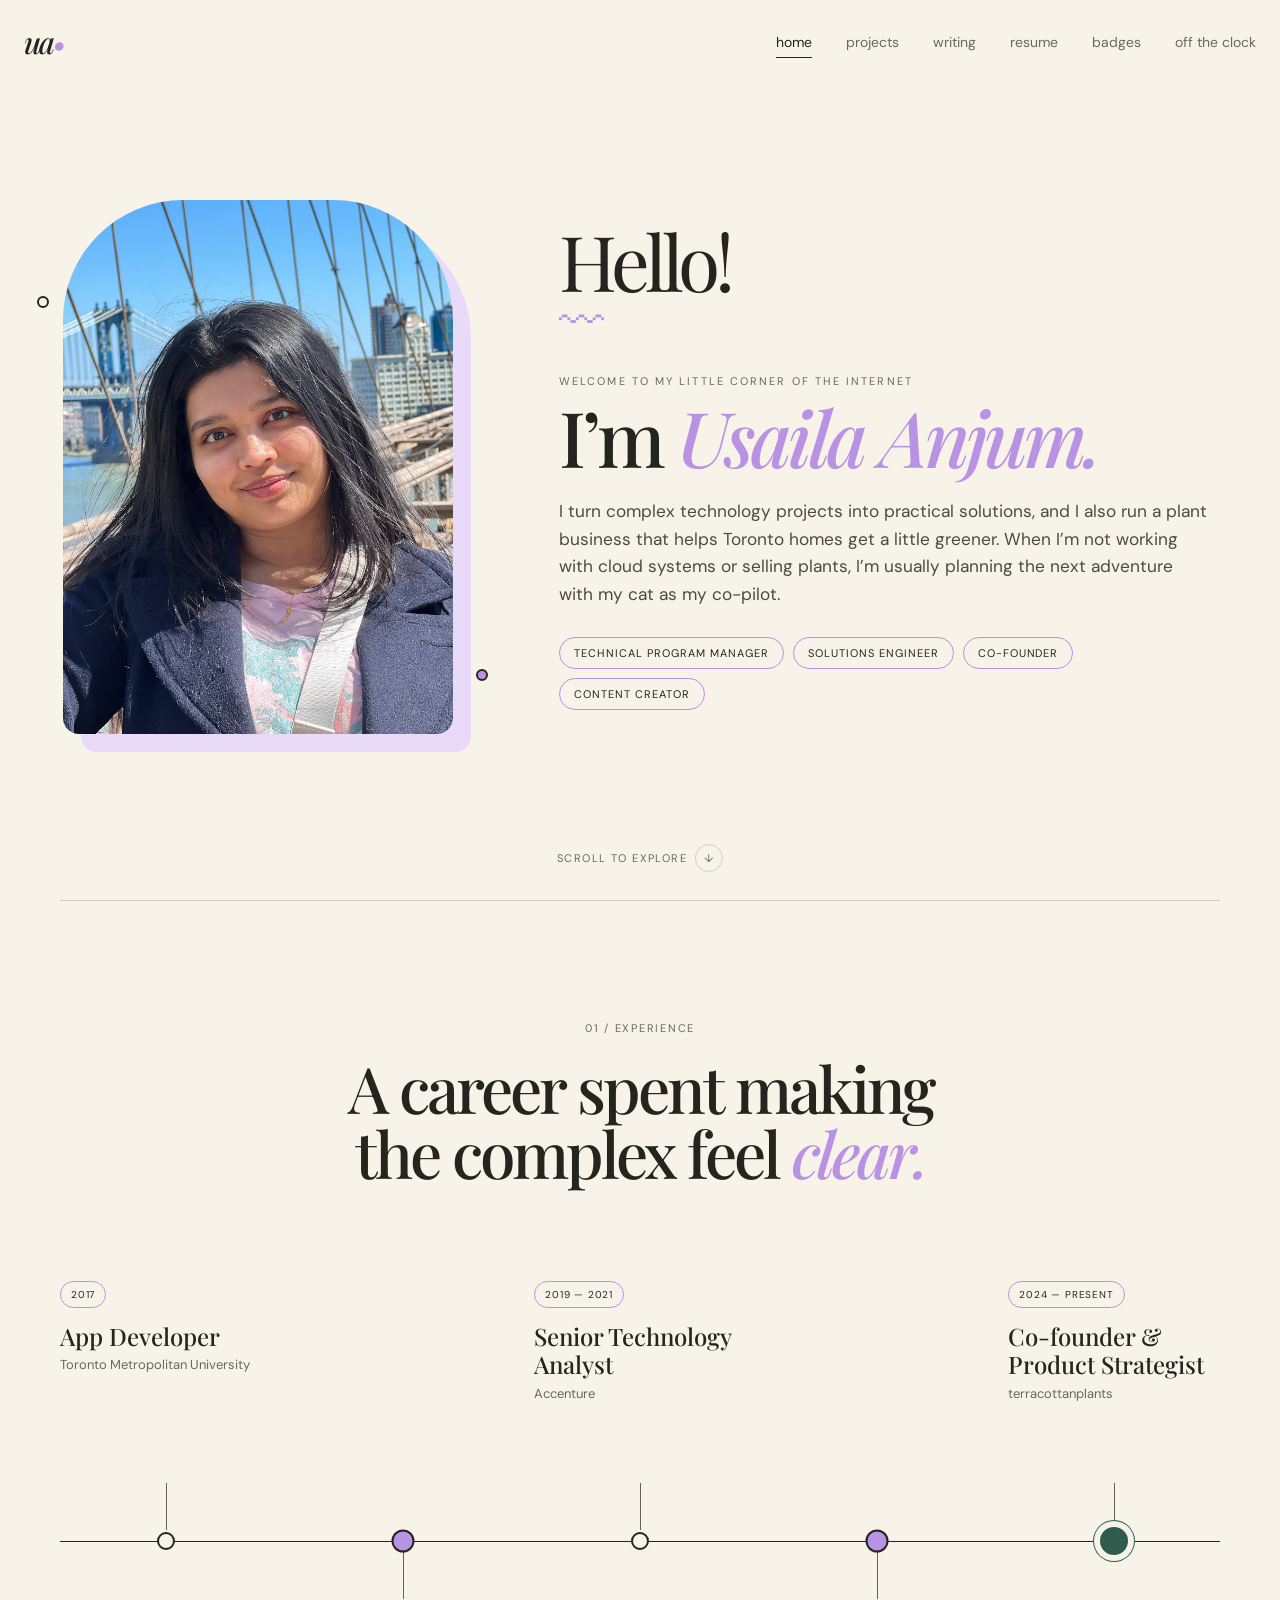
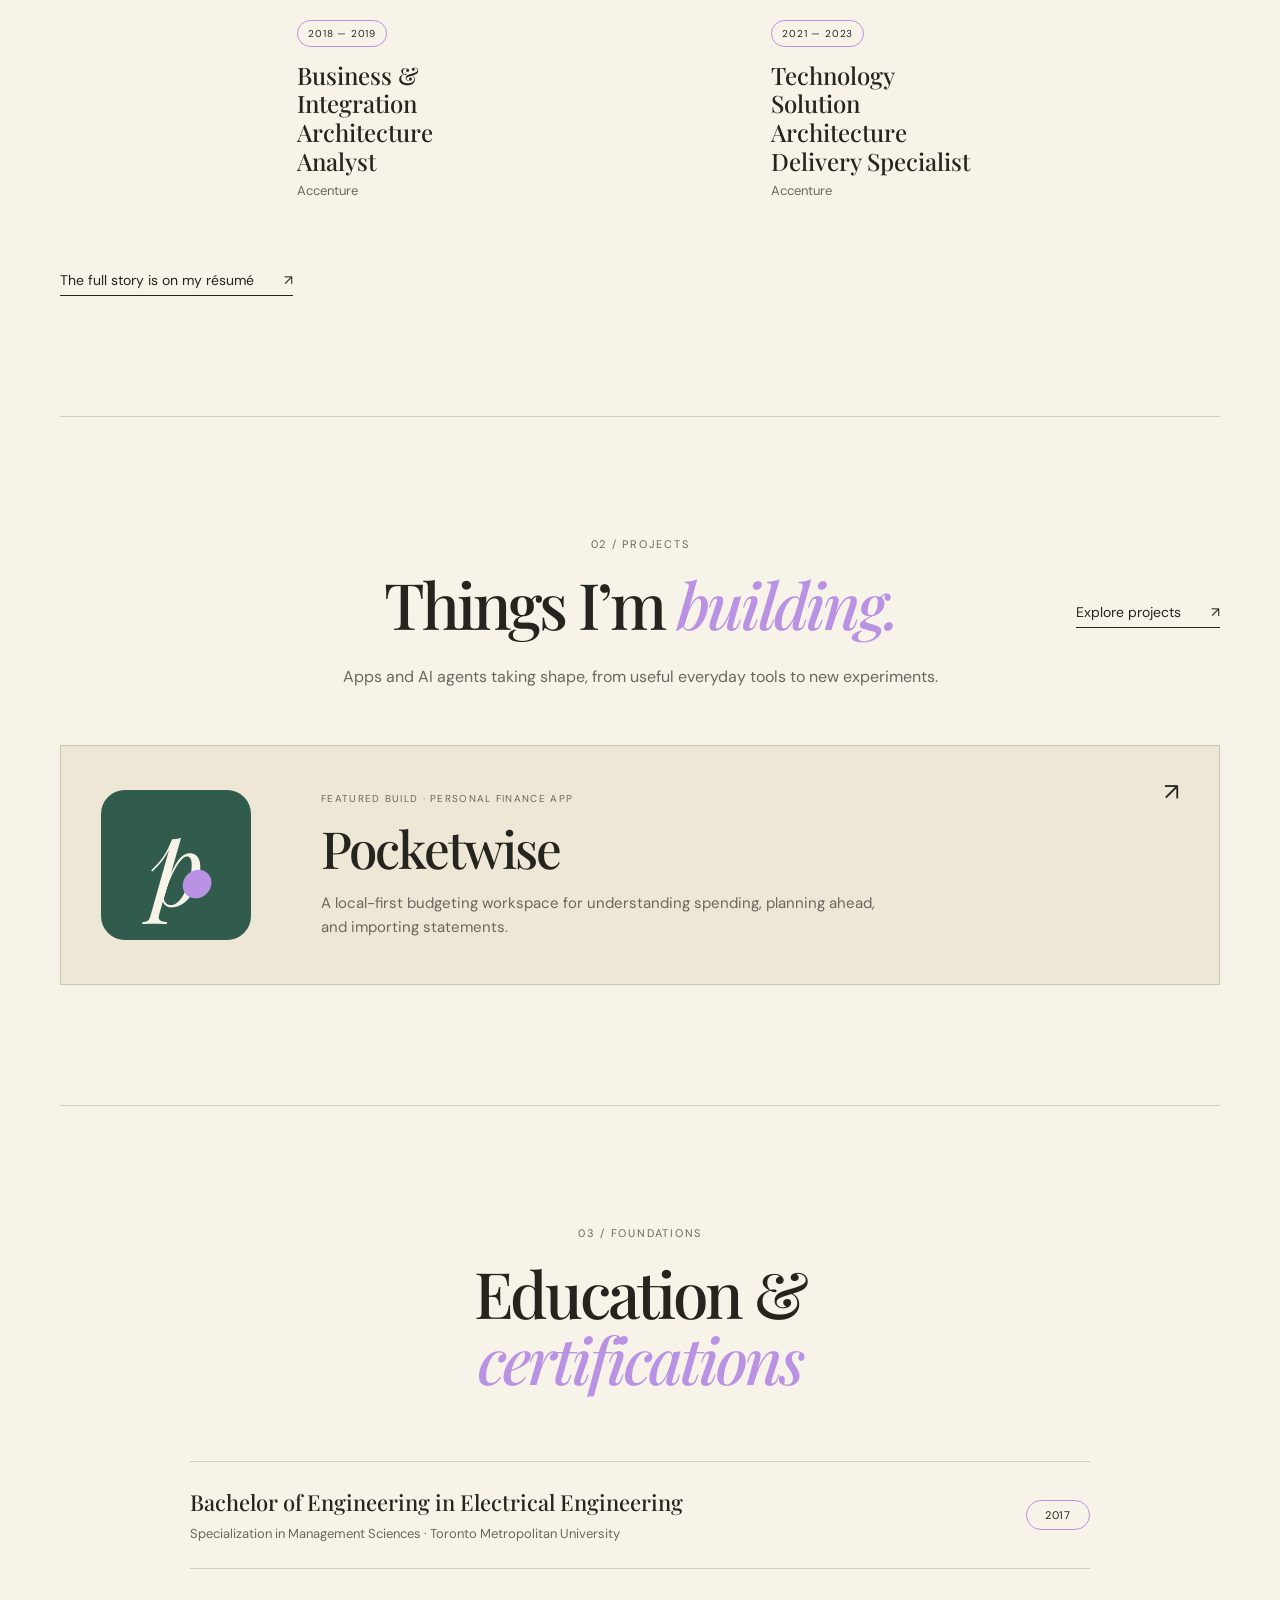
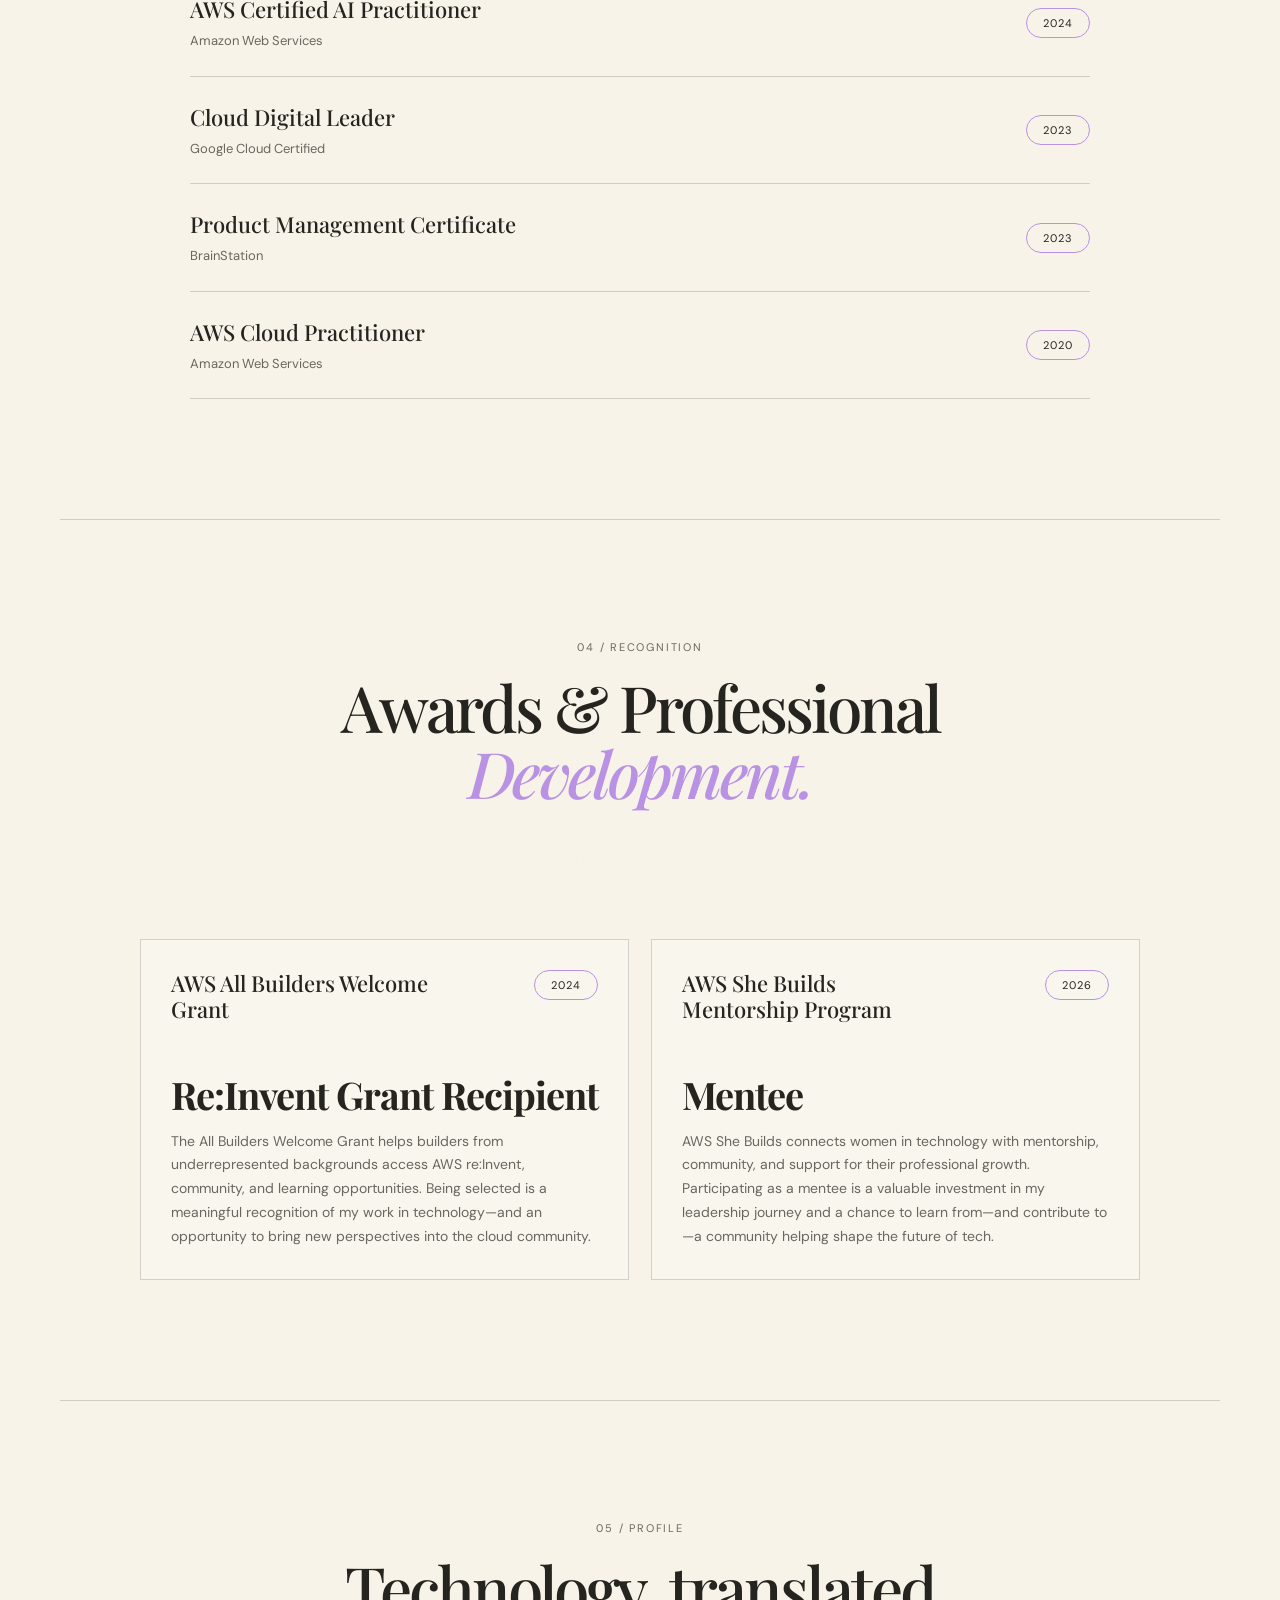
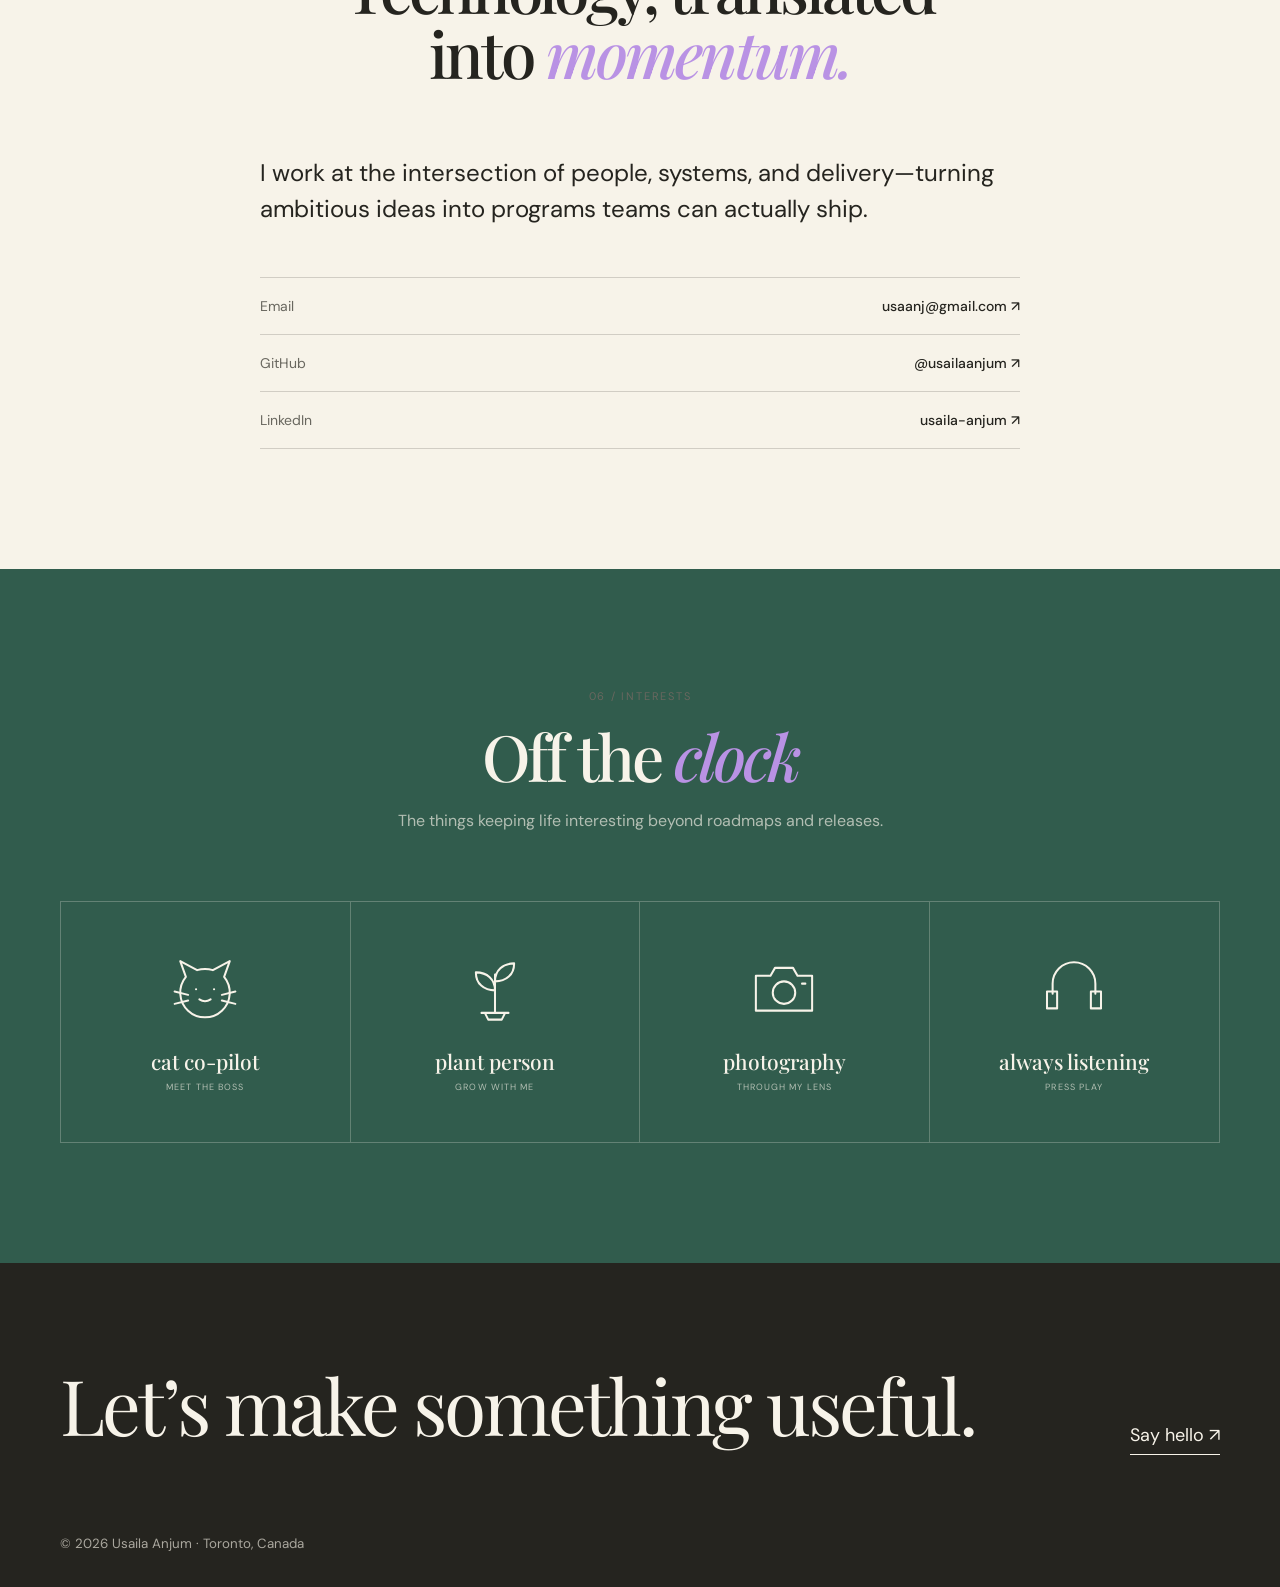
<file: index.html>
<!doctype html>
<html lang="en">
<head>
  <meta charset="utf-8">
  <meta name="viewport" content="width=device-width, initial-scale=1">
  <meta name="description" content="Usaila Anjum — Technical Program Manager, solution architect, co-founder, and content creator in Toronto.">
  <title>Usaila Anjum — Technical Program Manager</title>
  <link rel="stylesheet" href="styles.css">
  <script src="script.js" defer></script>
</head>
<body>
  <header class="site-header">
    <a class="wordmark" href="index.html" aria-label="Usaila Anjum, home">ua<span>•</span></a>
    <button class="menu-toggle" type="button" aria-expanded="false" aria-controls="main-nav">
      <span></span><span></span><span></span><b class="sr-only">Open menu</b>
    </button>
    <nav id="main-nav" aria-label="Main navigation">
      <a class="active" href="index.html">home</a>
      <a href="projects.html">projects</a>
      <a href="writing.html">writing</a>
      <a href="resume.html">resume</a>
      <a href="badges.html">badges</a>
      <a href="off-the-clock.html">off the clock</a>
    </nav>
  </header>

  <main>
    <section class="hero wrap reveal">
      <div class="portrait-wrap">
        <div class="portrait-shape">
          <img src="supportmaterials/usaila.jpeg" alt="Usaila Anjum smiling on the Brooklyn Bridge">
        </div>
        <span class="orbit-dot dot-one"></span>
        <span class="orbit-dot dot-two"></span>
      </div>
      <div class="hero-copy">
        <div class="hero-kicker">Hello! <span aria-hidden="true">〰</span></div>
        <p class="eyebrow">welcome to my little corner of the internet</p>
        <h1>I’m <em>Usaila Anjum.</em></h1>
        <p class="intro">I turn complex technology projects into practical solutions, and I also run a plant business that helps Toronto homes get a little greener. When I’m not working with cloud systems or selling plants, I’m usually planning the next adventure with my cat as my co-pilot.</p>
        <div class="pills" aria-label="Professional titles">
          <span class="pill">Technical Program Manager</span>
          <span class="pill">Solutions Engineer</span>
          <span class="pill">Co-founder</span>
          <span class="pill">Content creator</span>
        </div>
      </div>
      <a class="scroll-cue" href="#experience">scroll to explore <span>↓</span></a>
    </section>

    <section id="experience" class="experience wrap section-space reveal">
      <div class="section-heading centered">
        <p class="section-number">01 / experience</p>
        <h2>A career spent making<br>the complex feel <em>clear.</em></h2>
      </div>
      <div class="timeline">
        <article><span class="timeline-dot" aria-hidden="true"></span><div class="timeline-content"><time>2017</time><h3>App Developer</h3><p>Toronto Metropolitan University</p></div></article>
        <article><span class="timeline-dot" aria-hidden="true"></span><div class="timeline-content"><time>2018 — 2019</time><h3>Business &amp; Integration Architecture Analyst</h3><p>Accenture</p></div></article>
        <article><span class="timeline-dot" aria-hidden="true"></span><div class="timeline-content"><time>2019 — 2021</time><h3>Senior Technology Analyst</h3><p>Accenture</p></div></article>
        <article><span class="timeline-dot" aria-hidden="true"></span><div class="timeline-content"><time>2021 — 2023</time><h3>Technology Solution Architecture Delivery Specialist</h3><p>Accenture</p></div></article>
        <article><span class="timeline-dot" aria-hidden="true"></span><div class="timeline-content"><time>2024 — present</time><h3>Co-founder & Product Strategist</h3><p>terracottanplants</p></div></article>
      </div>
      <a class="text-link resume-link" href="resume.html">The full story is on my résumé <span>↗</span></a>
    </section>

    <section class="home-projects wrap section-space reveal" aria-labelledby="home-projects-title">
      <div class="home-projects-heading">
        <div class="section-heading">
          <p class="section-number">02 / projects</p>
          <h2 id="home-projects-title">Things I’m <em>building.</em></h2>
        </div>
        <a class="text-link" href="projects.html">Explore projects <span>↗</span></a>
      </div>
      <p class="home-projects-tagline">Apps and AI agents taking shape, from useful everyday tools to new experiments.</p>
      <a class="home-project-feature" href="projects.html#pocketwise">
        <span class="home-project-mark" aria-hidden="true">p<span>•</span></span>
        <span class="home-project-copy"><small>Featured build · Personal finance app</small><strong>Pocketwise</strong><span>A local-first budgeting workspace for understanding spending, planning ahead, and importing statements.</span></span>
        <span class="home-project-arrow" aria-hidden="true">↗</span>
      </a>
    </section>

    <section>
      <div class="wrap education section-space reveal">
        <div class="section-heading centered">
          <p class="section-number">03 / foundations</p>
          <h2>Education &amp;<br><em>certifications</em></h2>
        </div>
        <div class="education-list">
          <article>
            <div><h3>Bachelor of Engineering in Electrical Engineering</h3><p>Specialization in Management Sciences · Toronto Metropolitan University</p></div>
            <span class="year-pill">2017</span>
          </article>
          <article><div><h3>AWS Certified AI Practitioner</h3><p>Amazon Web Services</p></div><span class="year-pill">2024</span></article>
          <article><div><h3>Cloud Digital Leader</h3><p>Google Cloud Certified</p></div><span class="year-pill">2023</span></article>
          <article><div><h3>Product Management Certificate</h3><p>BrainStation</p></div><span class="year-pill">2023</span></article>
          <article><div><h3>AWS Cloud Practitioner</h3><p>Amazon Web Services</p></div><span class="year-pill">2020</span></article>
        </div>
      </div>
    </section>

    <section class="recognition wrap section-space reveal">
      <div class="section-heading centered">
        <p class="section-number">04 / recognition</p>
        <h2>Awards &amp; Professional<br><em>Development.</em></h2>
        <p>Milestones that reflect a commitment to learning, community, and creating more room for builders to belong.</p>
      </div>
      <div class="recognition-grid">
        <article class="recognition-card">
          <div class="recognition-card-top">
            <span class="recognition-label">AWS All Builders Welcome Grant</span>
            <span class="year-pill">2024</span>
          </div>
          <h3>Re:Invent Grant Recipient</h3>
          <p>The All Builders Welcome Grant helps builders from underrepresented backgrounds access AWS re:Invent, community, and learning opportunities. Being selected is a meaningful recognition of my work in technology—and an opportunity to bring new perspectives into the cloud community.</p>
        </article>
        <article class="recognition-card">
          <div class="recognition-card-top">
            <span class="recognition-label">AWS She Builds Mentorship Program</span>
            <span class="year-pill">2026</span>
          </div>
          <h3>Mentee</h3>
          <p>AWS She Builds connects women in technology with mentorship, community, and support for their professional growth. Participating as a mentee is a valuable investment in my leadership journey and a chance to learn from—and contribute to—a community helping shape the future of tech.</p>
        </article>
      </div>
    </section>

    <section id="profile" class="profile wrap section-space reveal">
      <div class="section-heading centered">
        <p class="section-number">05 / profile</p>
        <h2>Technology, translated<br>into <em>momentum.</em></h2>
      </div>
      <div class="profile-card">
        <p>I work at the intersection of people, systems, and delivery—turning ambitious ideas into programs teams can actually ship.</p>
        <div class="contact-list">
          <a href="mailto:usaanj@gmail.com"><span>Email</span><strong>usaanj@gmail.com ↗</strong></a>
          <a href="https://github.com/usailaanjum" target="_blank" rel="noreferrer"><span>GitHub</span><strong>@usailaanjum ↗</strong></a>
          <a href="https://www.linkedin.com/in/usaila-anjum/" target="_blank" rel="noreferrer"><span>LinkedIn</span><strong>usaila-anjum ↗</strong></a>
        </div>
      </div>
    </section>

    <section class="interests section-space">
      <div class="wrap reveal">
        <div class="section-heading centered">
          <p class="section-number">06 / interests</p>
          <h2>Off the <em>clock</em></h2>
          <p>The things keeping life interesting beyond roadmaps and releases.</p>
        </div>
        <div class="interest-grid">
          <a href="cat.html" aria-label="My cat">
            <span class="icon"><svg viewBox="0 0 64 64" aria-hidden="true"><path d="M15 23 10 9l15 8a28 28 0 0 1 14 0l15-8-5 14a22 22 0 1 1-34 0Z"/><path d="M24 34h.1M40 34h.1M27 43c3 2 7 2 10 0M17 39 5 36M17 44 5 47M47 39l12-3M47 44l12 3"/></svg></span>
            <strong>cat co-pilot</strong><small>meet the boss</small>
          </a>
          <a href="plants.html" aria-label="Plants">
            <span class="icon"><svg viewBox="0 0 64 64" aria-hidden="true"><path d="M32 55V21M32 35c-10 0-17-6-17-16 10 0 17 6 17 16ZM32 27c10 0 17-6 17-16-10 0-17 6-17 16ZM20 55h24M23 55l3 6h12l3-6"/></svg></span>
            <strong>plant person</strong><small>grow with me</small>
          </a>
          <a href="photography.html" aria-label="Photography and camera">
            <span class="icon"><svg viewBox="0 0 64 64" aria-hidden="true"><path d="M7 22h13l4-7h16l4 7h13v31H7Z"/><circle cx="32" cy="37" r="10"/><path d="M48 29h3"/></svg></span>
            <strong>photography</strong><small>through my lens</small>
          </a>
          <a href="music.html" aria-label="Music">
            <span class="icon"><svg viewBox="0 0 64 64" aria-hidden="true"><path d="M13 38V29a19 19 0 0 1 38 0v9"/><path d="M13 36H8v15h9V36h-4ZM51 36h5v15h-9V36h4Z"/></svg></span>
            <strong>always listening</strong><small>press play</small>
          </a>
        </div>
      </div>
    </section>
  </main>

  <footer>
    <div class="wrap">
      <p>Let’s make something useful.</p>
      <a href="mailto:usaanj@gmail.com">Say hello ↗</a>
      <small>© <span data-year></span> Usaila Anjum · Toronto, Canada</small>
    </div>
  </footer>
</body>
</html>
</file>
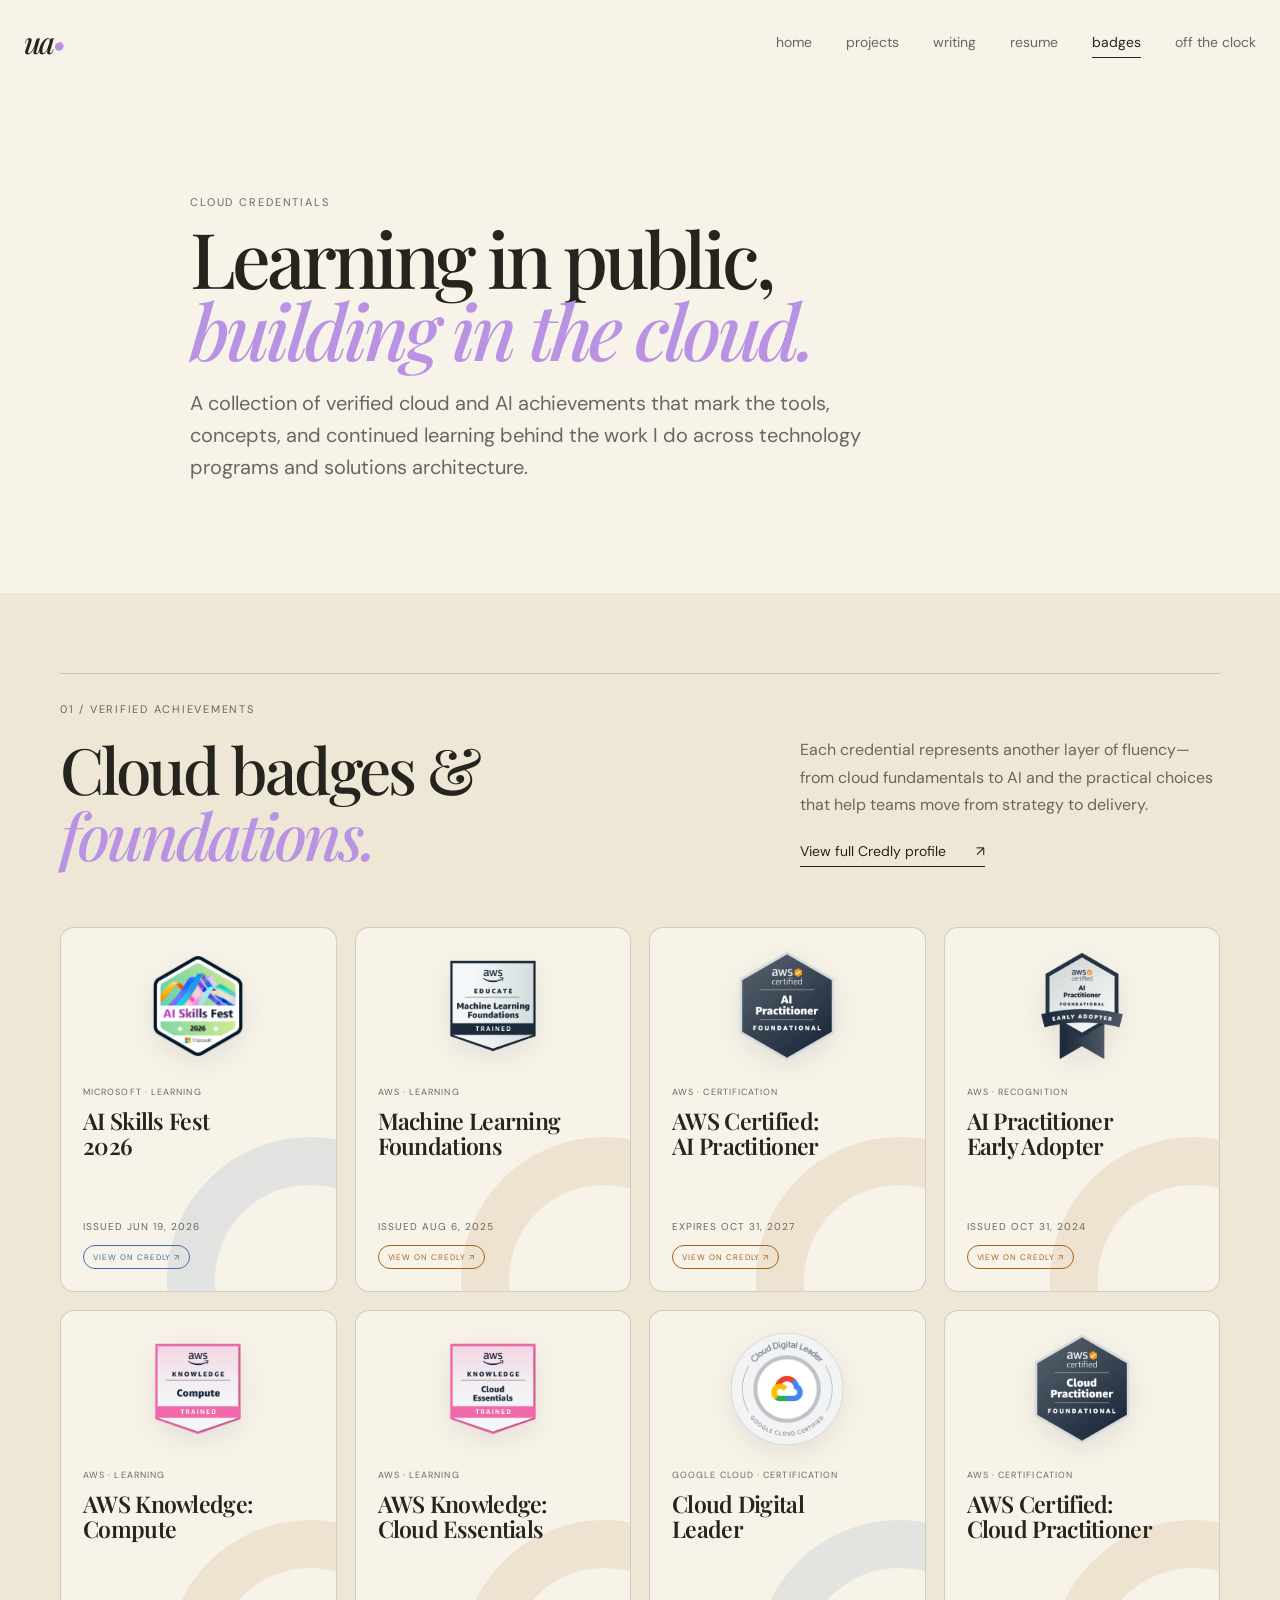
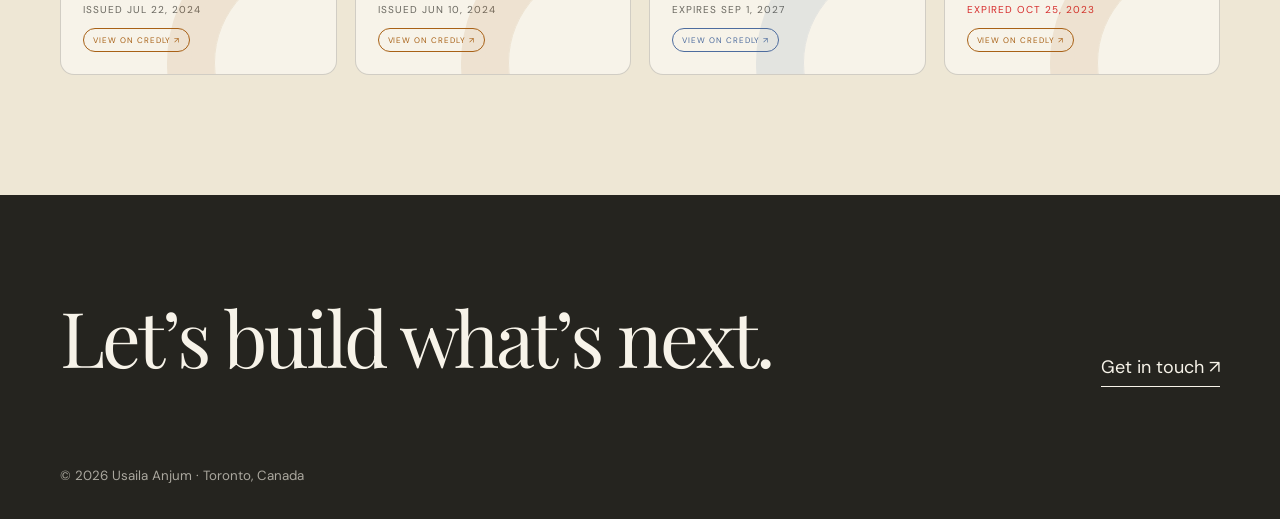
<file: badges.html>
<!doctype html>
<html lang="en">
<head>
  <meta charset="utf-8">
  <meta name="viewport" content="width=device-width, initial-scale=1">
  <meta name="description" content="Verified cloud and AI badges earned by Usaila Anjum across Microsoft, AWS, and Google Cloud.">
  <title>Cloud Badges — Usaila Anjum</title>
  <link rel="stylesheet" href="styles.css">
  <script src="script.js" defer></script>
</head>
<body>
  <header class="site-header">
    <a class="wordmark" href="index.html" aria-label="Usaila Anjum, home">ua<span>•</span></a>
    <button class="menu-toggle" type="button" aria-expanded="false" aria-controls="main-nav">
      <span></span><span></span><span></span><b class="sr-only">Open menu</b>
    </button>
    <nav id="main-nav" aria-label="Main navigation">
      <a href="index.html">home</a>
      <a href="projects.html">projects</a>
      <a href="writing.html">writing</a>
      <a href="resume.html">resume</a>
      <a class="active" href="badges.html">badges</a>
      <a href="off-the-clock.html">off the clock</a>
    </nav>
  </header>

  <main class="subpage-main">
    <section class="page-hero wrap reveal">
      <p class="eyebrow">cloud credentials</p>
      <h1>Learning in public,<br><em>building in the cloud.</em></h1>
      <p>A collection of verified cloud and AI achievements that mark the tools, concepts, and continued learning behind the work I do across technology programs and solutions architecture.</p>
    </section>

    <section class="badge-band">
      <div class="wrap">
        <div class="badge-section-heading reveal">
          <div>
            <p class="section-number">01 / verified achievements</p>
            <h2>Cloud badges &amp;<br><em>foundations.</em></h2>
          </div>
          <div class="badge-section-copy">
            <p>Each credential represents another layer of fluency—from cloud fundamentals to AI and the practical choices that help teams move from strategy to delivery.</p>
            <a class="text-link badge-profile-link" href="https://www.credly.com/users/usaila-anjum/badges/credly" target="_blank" rel="noreferrer">View full Credly profile <span>↗</span></a>
          </div>
        </div>

        <div class="badge-grid">
          <a class="badge-card badge-microsoft reveal" href="https://www.credly.com/badges/028b2224-64ca-4425-afba-879c9450977a/public_url" target="_blank" rel="noreferrer" aria-label="View AI Skills Fest 2026 badge on Credly">
            <div class="badge-card-top">
              <img class="badge-image" src="media/badges/ai-skills-fest-2026.png" alt="AI Skills Fest 2026 badge">
              <time datetime="2026-06-19">Issued Jun 19, 2026</time>
            </div>
            <p class="badge-provider">Microsoft · Learning</p>
            <h3>AI Skills Fest<br>2026</h3>
            <p class="badge-description">Foundational and applied AI learning focused on practical use cases, productivity, content creation, and responsible AI.</p>
            <span class="badge-status">view on Credly ↗</span>
          </a>

          <a class="badge-card badge-aws reveal" href="https://www.credly.com/badges/5ca217fe-6670-4716-882c-f653d9221353/public_url" target="_blank" rel="noreferrer" aria-label="View AWS Educate Machine Learning Foundations badge on Credly">
            <div class="badge-card-top">
              <img class="badge-image" src="media/badges/aws-educate-machine-learning-foundations.png" alt="AWS Educate Machine Learning Foundations training badge">
              <time datetime="2025-08-06">Issued Aug 6, 2025</time>
            </div>
            <p class="badge-provider">AWS · Learning</p>
            <h3>Machine Learning<br>Foundations</h3>
            <p class="badge-description">Training in core machine learning concepts and applying the machine learning pipeline to solve business problems.</p>
            <span class="badge-status">view on Credly ↗</span>
          </a>

          <a class="badge-card badge-aws reveal" href="https://www.credly.com/badges/c62c9269-a88a-425d-adc6-bc38a1a0f01d/public_url" target="_blank" rel="noreferrer" aria-label="View AWS Certified AI Practitioner badge on Credly">
            <div class="badge-card-top">
              <img class="badge-image" src="media/badges/aws-certified-ai-practitioner.png" alt="AWS Certified AI Practitioner badge">
              <time datetime="2027-10-31">Expires Oct 31, 2027</time>
            </div>
            <p class="badge-provider">AWS · Certification</p>
            <h3>AWS Certified:<br>AI Practitioner</h3>
            <p class="badge-description">Foundational fluency in AI, machine learning, generative AI, AWS services, security, and responsible use.</p>
            <span class="badge-status">view on Credly ↗</span>
          </a>

          <a class="badge-card badge-aws reveal" href="https://www.credly.com/badges/65ceb010-c8fd-40ed-9589-267b26a6d2a1/public_url" target="_blank" rel="noreferrer" aria-label="View AWS Certified AI Practitioner Early Adopter badge on Credly">
            <div class="badge-card-top">
              <img class="badge-image" src="media/badges/aws-ai-practitioner-early-adopter.png" alt="AWS Certified AI Practitioner Early Adopter badge">
              <time datetime="2024-10-31">Issued Oct 31, 2024</time>
            </div>
            <p class="badge-provider">AWS · Recognition</p>
            <h3>AI Practitioner<br>Early Adopter</h3>
            <p class="badge-description">Recognition for passing the AWS Certified AI Practitioner exam during the certification’s early-adopter period.</p>
            <span class="badge-status">view on Credly ↗</span>
          </a>

          <a class="badge-card badge-aws reveal" href="https://www.credly.com/badges/5fb3daf1-0cd0-462a-bed4-cafd7bce1629/public_url" target="_blank" rel="noreferrer" aria-label="View AWS Knowledge Compute training badge on Credly">
            <div class="badge-card-top">
              <img class="badge-image" src="media/badges/aws-knowledge-compute.png" alt="AWS Knowledge Compute training badge">
              <time datetime="2024-07-22">Issued Jul 22, 2024</time>
            </div>
            <p class="badge-provider">AWS · Learning</p>
            <h3>AWS Knowledge:<br>Compute</h3>
            <p class="badge-description">Knowledge of AWS compute concepts and services, with a focus on Amazon EC2 and cloud compute foundations.</p>
            <span class="badge-status">view on Credly ↗</span>
          </a>

          <a class="badge-card badge-aws reveal" href="https://www.credly.com/badges/c00ef247-8219-4087-bff2-cbd7ba0eff73/public_url" target="_blank" rel="noreferrer" aria-label="View AWS Knowledge Cloud Essentials training badge on Credly">
            <div class="badge-card-top">
              <img class="badge-image" src="media/badges/aws-knowledge-cloud-essentials.png" alt="AWS Knowledge Cloud Essentials training badge">
              <time datetime="2024-06-10">Issued Jun 10, 2024</time>
            </div>
            <p class="badge-provider">AWS · Learning</p>
            <h3>AWS Knowledge:<br>Cloud Essentials</h3>
            <p class="badge-description">Foundational knowledge across AWS compute, storage, networking, databases, security, architecture, and pricing.</p>
            <span class="badge-status">view on Credly ↗</span>
          </a>

          <a class="badge-card badge-google reveal" href="https://www.credly.com/badges/23a8b25f-34f1-496e-a9dc-841010a1d1c3/public_url" target="_blank" rel="noreferrer" aria-label="View Google Cloud Digital Leader Certification badge on Credly">
            <div class="badge-card-top">
              <img class="badge-image" src="media/badges/google-cloud-digital-leader.png" alt="Google Cloud Digital Leader Certification badge">
              <time datetime="2027-09-01">Expires Sep 1, 2027</time>
            </div>
            <p class="badge-provider">Google Cloud · Certification</p>
            <h3>Cloud Digital<br>Leader</h3>
            <p class="badge-description">Cloud fluency across Google Cloud products, business use cases, data, AI, security, and digital transformation.</p>
            <span class="badge-status">view on Credly ↗</span>
          </a>

          <a class="badge-card badge-aws reveal" href="https://www.credly.com/badges/75f9cb23-38a3-43a8-8792-f5e185e58bff/public_url" target="_blank" rel="noreferrer" aria-label="View AWS Certified Cloud Practitioner badge on Credly">
            <div class="badge-card-top">
              <img class="badge-image" src="media/badges/aws-certified-cloud-practitioner.png" alt="AWS Certified Cloud Practitioner badge">
              <time class="expired" datetime="2023-10-25">Expired Oct 25, 2023</time>
            </div>
            <p class="badge-provider">AWS · Certification</p>
            <h3>AWS Certified:<br>Cloud Practitioner</h3>
            <p class="badge-description">Core knowledge of AWS cloud concepts, services, security, architecture, pricing, and support.</p>
            <span class="badge-status">view on Credly ↗</span>
          </a>
        </div>
      </div>
    </section>
  </main>

  <footer>
    <div class="wrap">
      <p>Let’s build what’s next.</p>
      <a href="mailto:usaanj@gmail.com">Get in touch ↗</a>
      <small>© <span data-year></span> Usaila Anjum · Toronto, Canada</small>
    </div>
  </footer>
</body>
</html>
</file>
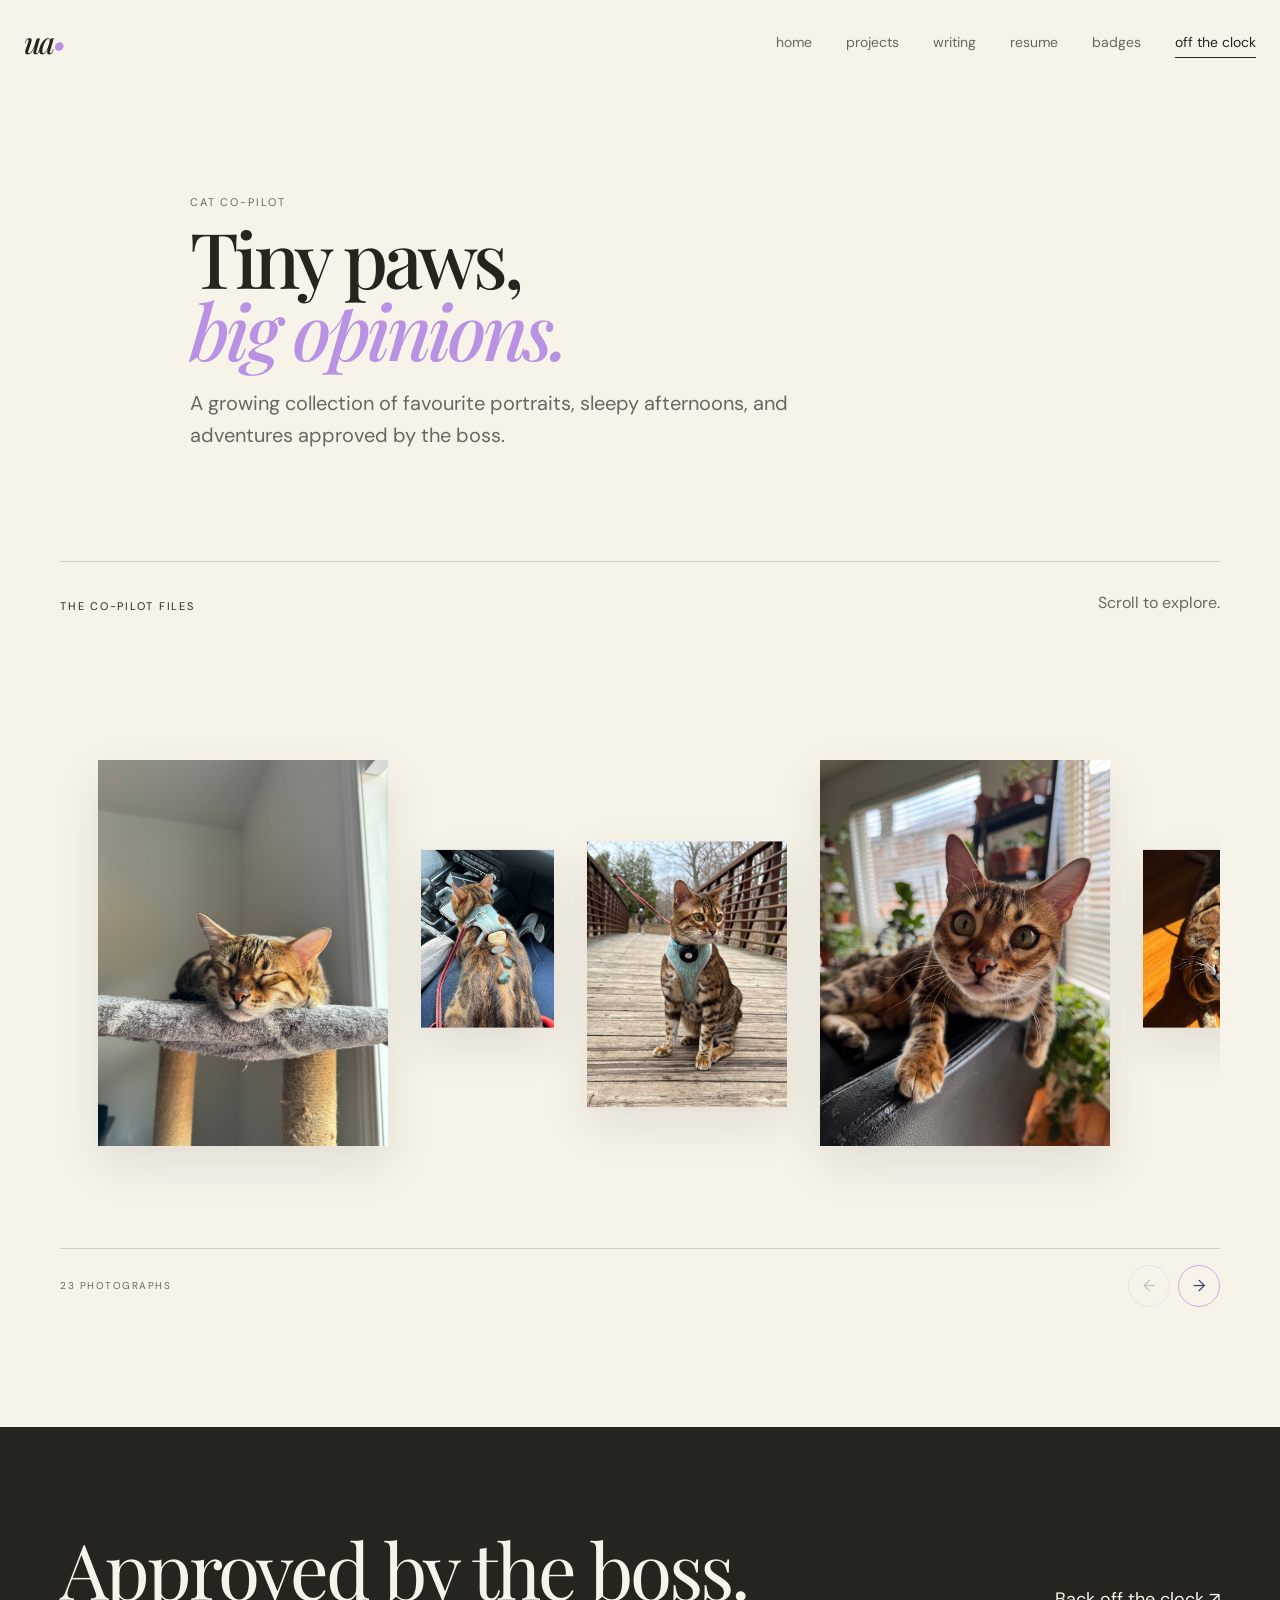
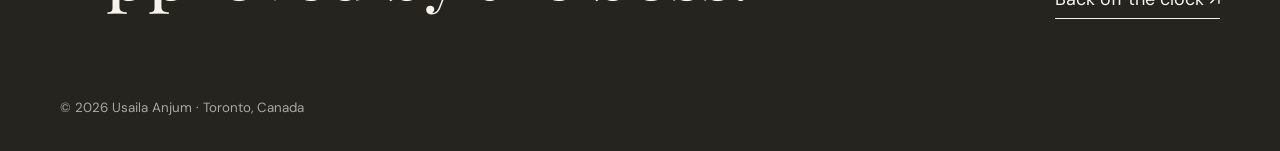
<file: cat.html>
<!doctype html>
<html lang="en">
<head>
  <meta charset="utf-8"><meta name="viewport" content="width=device-width, initial-scale=1">
  <meta name="description" content="Portraits and everyday adventures with Usaila’s cat and co-pilot.">
  <title>Cat Gallery — Usaila Anjum</title><link rel="stylesheet" href="styles.css"><script src="script.js" defer></script><script src="gallery-data.js" defer></script><script src="gallery.js" defer></script>
</head>
<body class="gallery-page gallery-cat">
  <header class="site-header"><a class="wordmark" href="index.html">ua<span>•</span></a><button class="menu-toggle" type="button" aria-expanded="false" aria-controls="main-nav"><span></span><span></span><span></span><b class="sr-only">Open menu</b></button><nav id="main-nav"><a href="index.html">home</a><a href="projects.html">projects</a><a href="writing.html">writing</a><a href="resume.html">resume</a><a href="badges.html">badges</a><a class="active" href="off-the-clock.html">off the clock</a></nav></header>
  <main class="subpage-main">
    <section class="page-hero wrap reveal"><p class="eyebrow">cat co-pilot</p><h1>Tiny paws,<br><em>big opinions.</em></h1><p>A growing collection of favourite portraits, sleepy afternoons, and adventures approved by the boss.</p></section>
    <section class="gallery-shell wrap reveal" aria-labelledby="cat-gallery-title">
      <div class="gallery-intro"><p id="cat-gallery-title" class="section-number">The co-pilot files</p><p>Scroll to explore.</p></div>
      <div data-gallery="cat"></div>
    </section>
  </main>
  <footer><div class="wrap"><p>Approved by the boss.</p><a href="off-the-clock.html">Back off the clock ↗</a><small>© <span data-year></span> Usaila Anjum · Toronto, Canada</small></div></footer>
</body></html>
</file>
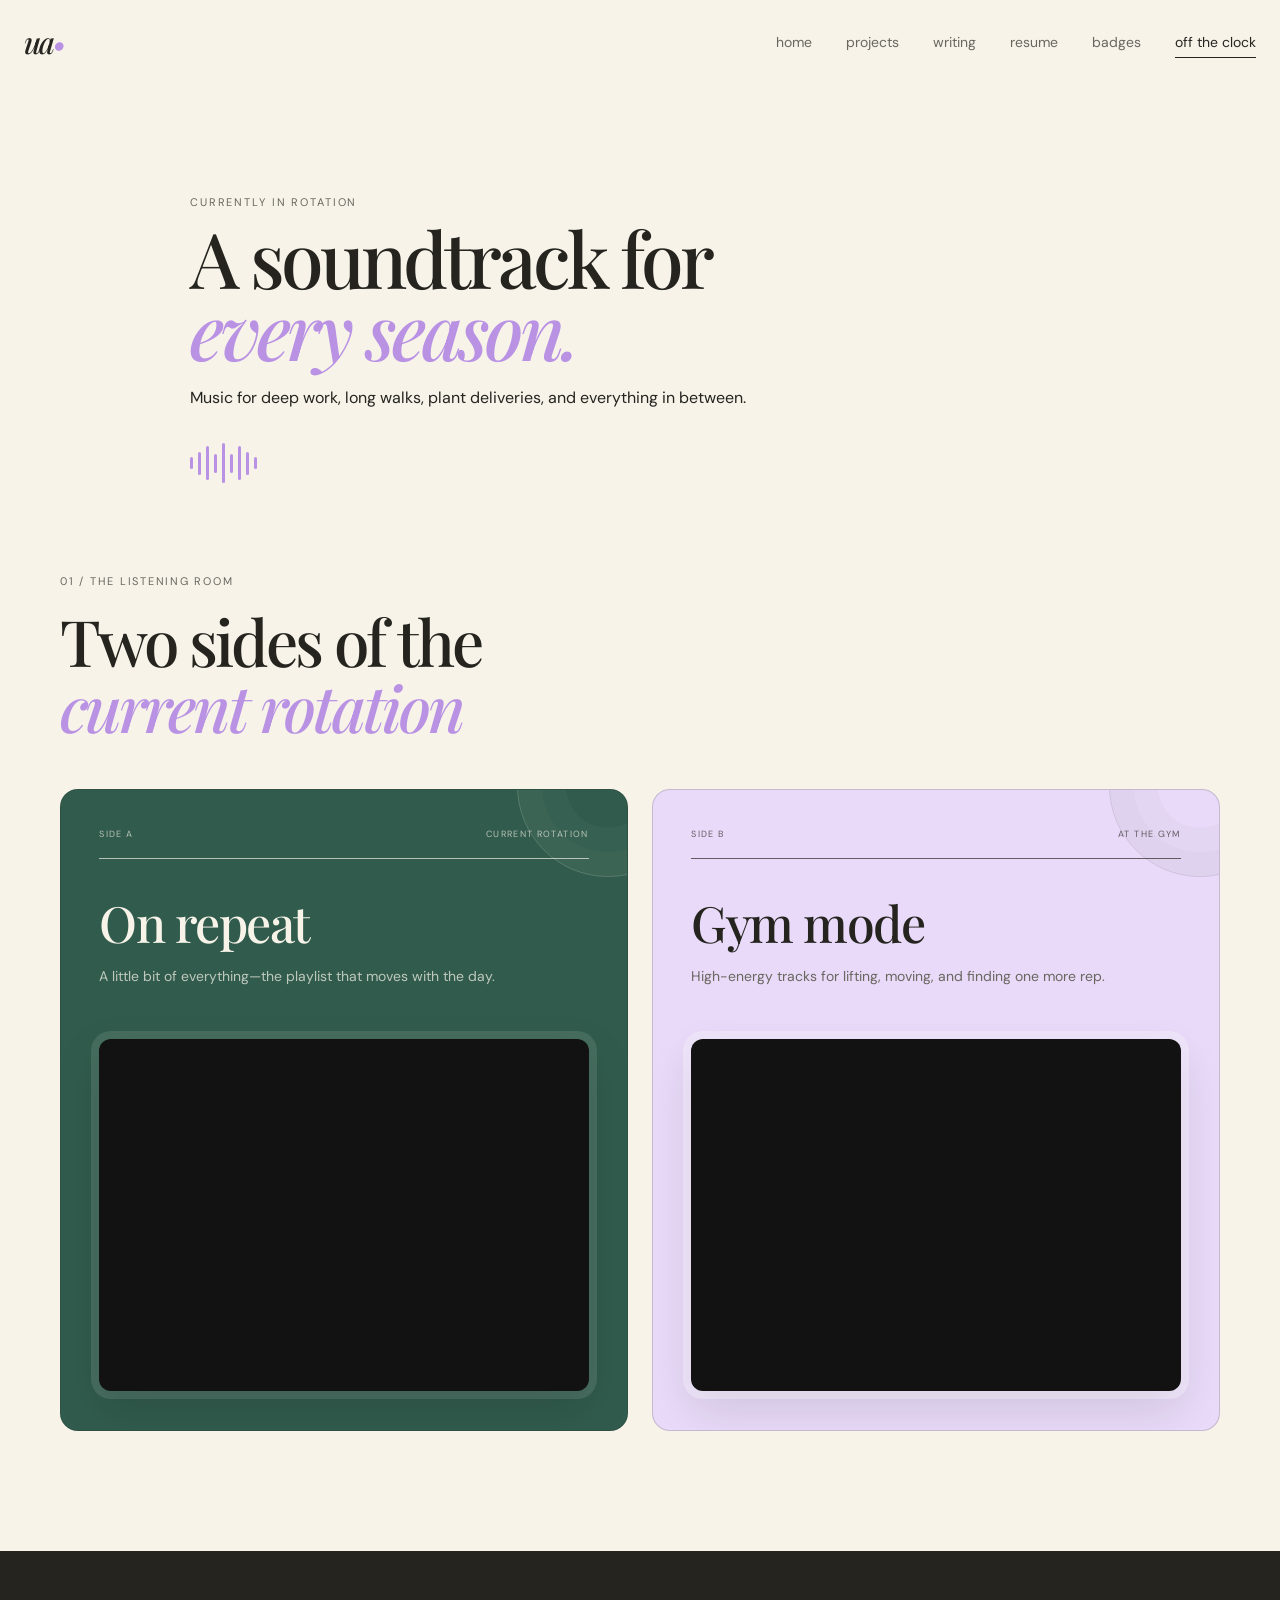
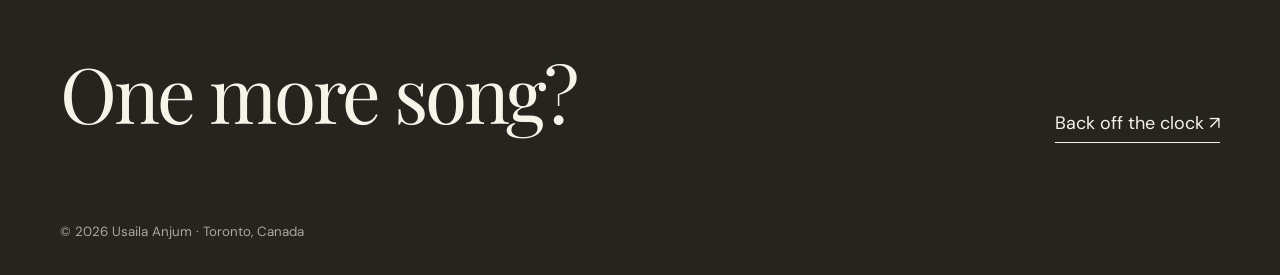
<file: music.html>
<!doctype html>
<html lang="en">
<head>
  <meta charset="utf-8"><meta name="viewport" content="width=device-width, initial-scale=1">
  <meta name="description" content="Music Usaila Anjum is listening to.">
  <title>Music — Usaila Anjum</title><link rel="stylesheet" href="styles.css"><script src="script.js" defer></script>
</head>
<body>
  <header class="site-header"><a class="wordmark" href="index.html">ua<span>•</span></a><button class="menu-toggle" type="button" aria-expanded="false" aria-controls="main-nav"><span></span><span></span><span></span><b class="sr-only">Open menu</b></button><nav id="main-nav"><a href="index.html">home</a><a href="projects.html">projects</a><a href="writing.html">writing</a><a href="resume.html">resume</a><a href="badges.html">badges</a><a class="active" href="off-the-clock.html">off the clock</a></nav></header>
  <main class="subpage-main">
    <section class="page-hero music-hero wrap reveal">
      <p class="eyebrow">currently in rotation</p>
      <h1>A soundtrack for<br><em>every season.</em></h1>
      <p>Music for deep work, long walks, plant deliveries, and everything in between.</p>
      <div class="sound-wave" aria-hidden="true"><span></span><span></span><span></span><span></span><span></span><span></span><span></span><span></span><span></span></div>
    </section>

    <section class="listening-room wrap reveal" aria-labelledby="listening-room-title">
      <div class="music-section-heading">
        <p class="section-number">01 / the listening room</p>
        <h2 id="listening-room-title">Two sides of the<br><em>current rotation</em></h2>
      </div>
      <div class="music-feature-grid">
        <article class="music-panel playlist-panel">
          <div class="music-panel-top"><span>Side A</span><span>current rotation</span></div>
          <h3>On repeat</h3>
          <p>A little bit of everything—the playlist that moves with the day.</p>
          <iframe class="spotify-player playlist-player" src="https://open.spotify.com/embed/playlist/0SJ9hYzjfGLqi8flpkHvc3?utm_source=generator&amp;theme=0" width="100%" height="352" frameborder="0" allowfullscreen="" allow="autoplay; clipboard-write; encrypted-media; fullscreen; picture-in-picture" loading="lazy" title="Usaila's Spotify playlist"></iframe>
        </article>

        <article class="music-panel playlist-panel">
          <div class="music-panel-top"><span>Side B</span><span>at the gym</span></div>
          <h3>Gym mode</h3>
          <p>High-energy tracks for lifting, moving, and finding one more rep.</p>
          <iframe class="spotify-player playlist-player" src="https://open.spotify.com/embed/playlist/1nvSg6EByXEQW3yCUxMMHo?utm_source=generator&amp;theme=0" width="100%" height="352" frameborder="0" allowfullscreen="" allow="autoplay; clipboard-write; encrypted-media; fullscreen; picture-in-picture" loading="lazy" title="Usaila's gym Spotify playlist"></iframe>
        </article>
      </div>
    </section>
  </main>
  <footer><div class="wrap"><p>One more song?</p><a href="off-the-clock.html">Back off the clock ↗</a><small>© <span data-year></span> Usaila Anjum · Toronto, Canada</small></div></footer>
</body></html>
</file>
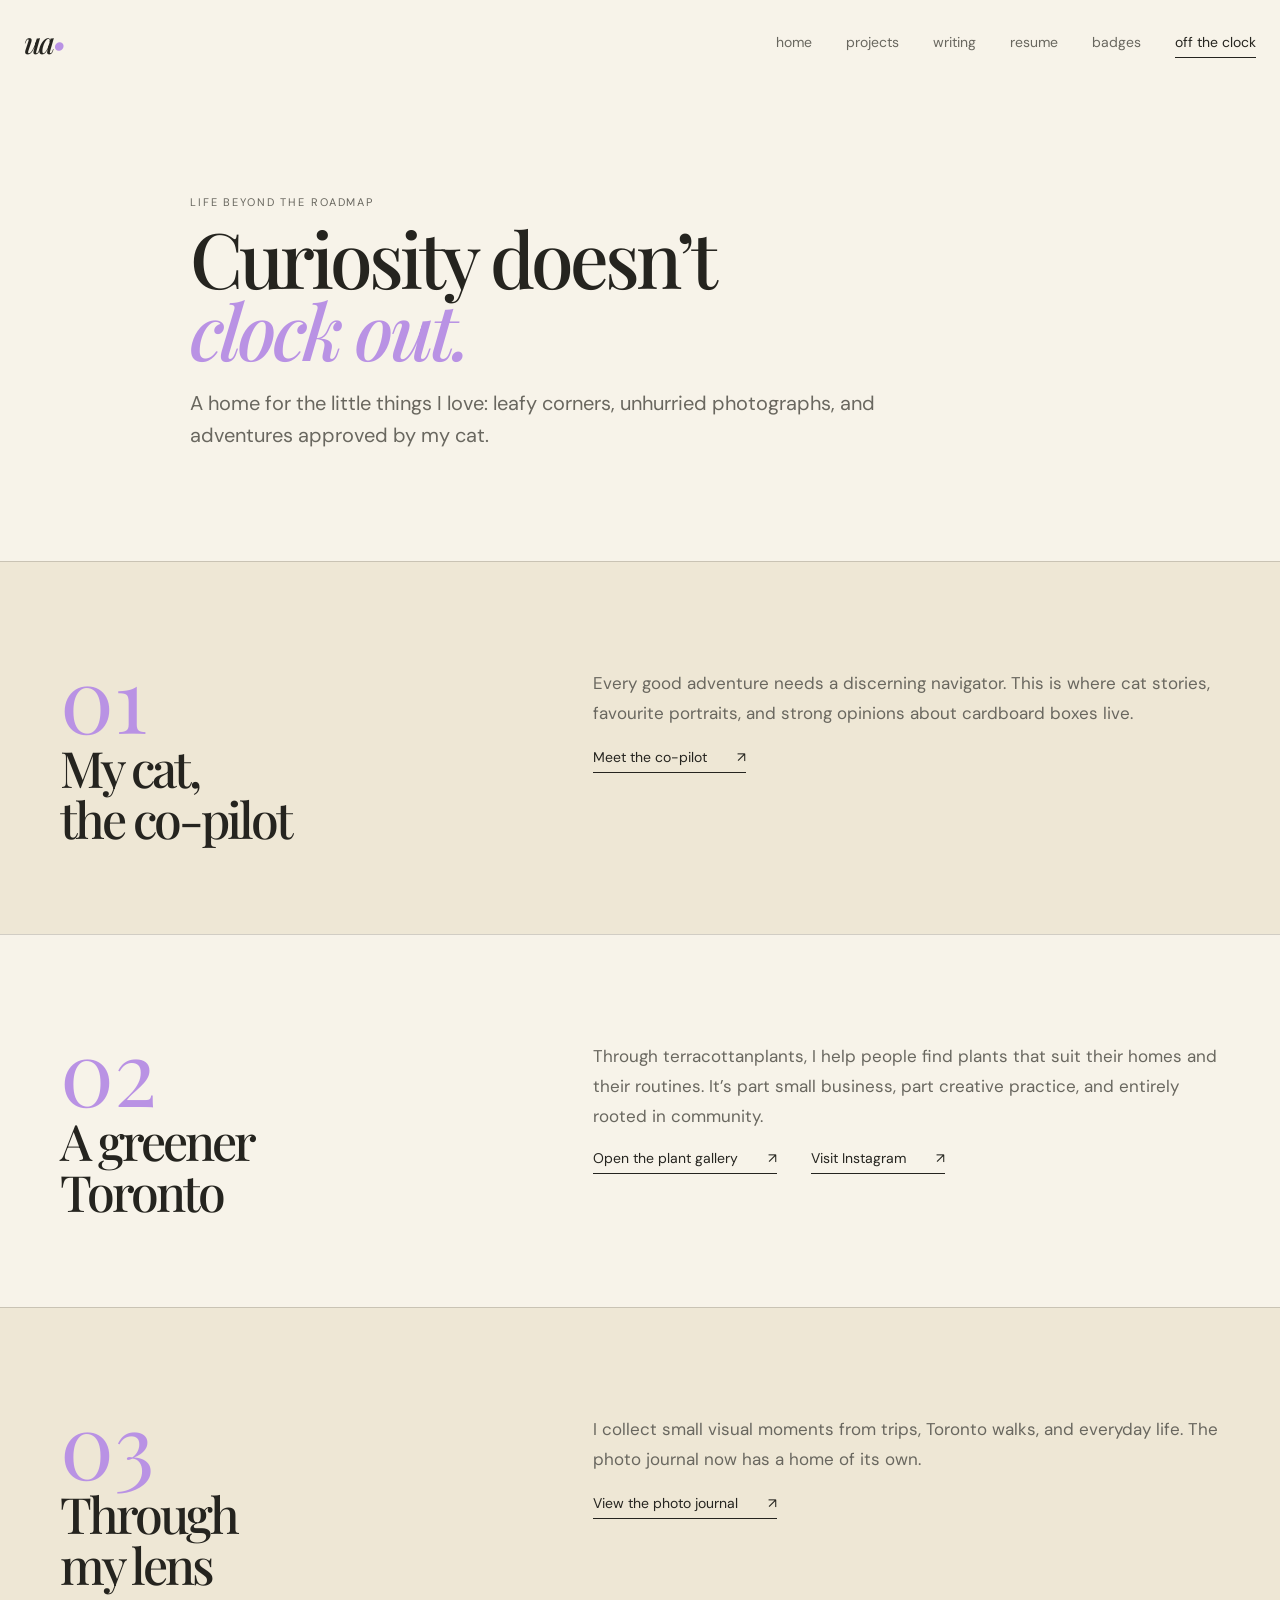
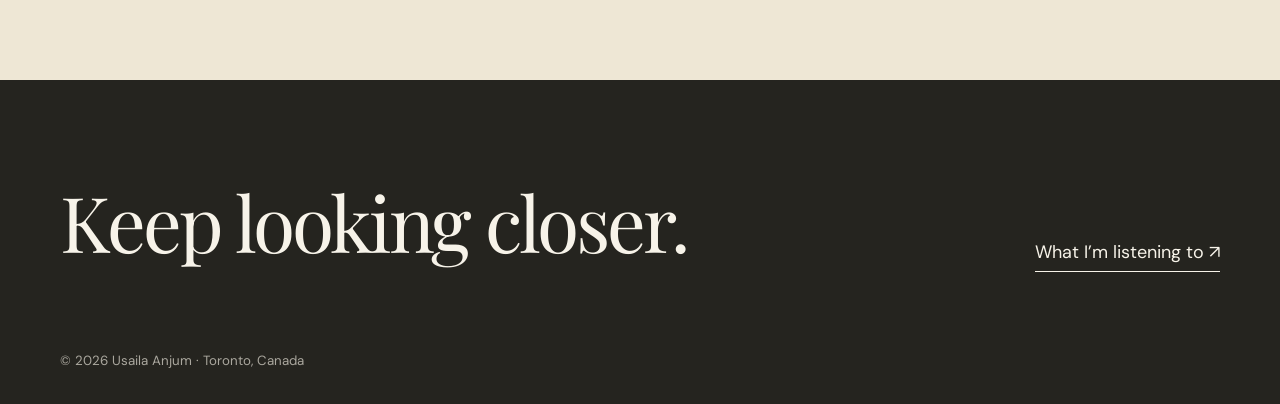
<file: off-the-clock.html>
<!doctype html>
<html lang="en">
<head>
  <meta charset="utf-8"><meta name="viewport" content="width=device-width, initial-scale=1">
  <meta name="description" content="Life beyond work with Usaila Anjum — cats, plants, and photography.">
  <title>Off the Clock — Usaila Anjum</title><link rel="stylesheet" href="styles.css"><script src="script.js" defer></script>
</head>
<body>
  <header class="site-header"><a class="wordmark" href="index.html">ua<span>•</span></a><button class="menu-toggle" type="button" aria-expanded="false" aria-controls="main-nav"><span></span><span></span><span></span><b class="sr-only">Open menu</b></button><nav id="main-nav"><a href="index.html">home</a><a href="projects.html">projects</a><a href="writing.html">writing</a><a href="resume.html">resume</a><a href="badges.html">badges</a><a class="active" href="off-the-clock.html">off the clock</a></nav></header>
  <main class="subpage-main">
    <section class="page-hero wrap reveal"><p class="eyebrow">life beyond the roadmap</p><h1>Curiosity doesn’t<br><em>clock out.</em></h1><p>A home for the little things I love: leafy corners, unhurried photographs, and adventures approved by my cat.</p></section>
    <section id="cat" class="hobby-section cream-band"><div class="wrap hobby-inner reveal"><div><span class="hobby-number">01</span><h2>My cat,<br>the co-pilot</h2></div><div><p>Every good adventure needs a discerning navigator. This is where cat stories, favourite portraits, and strong opinions about cardboard boxes live.</p><a class="text-link" href="cat.html">Meet the co-pilot <span>↗</span></a></div></div></section>
    <section id="plants" class="hobby-section"><div class="wrap hobby-inner reveal"><div><span class="hobby-number">02</span><h2>A greener<br>Toronto</h2></div><div><p>Through terracottanplants, I help people find plants that suit their homes and their routines. It’s part small business, part creative practice, and entirely rooted in community.</p><div class="hobby-links"><a class="text-link" href="plants.html">Open the plant gallery <span>↗</span></a><a class="text-link" href="https://www.instagram.com/terracottanplants/" target="_blank" rel="noreferrer">Visit Instagram <span>↗</span></a></div></div></div></section>
    <section id="photography" class="hobby-section cream-band"><div class="wrap hobby-inner reveal"><div><span class="hobby-number">03</span><h2>Through<br>my lens</h2></div><div><p>I collect small visual moments from trips, Toronto walks, and everyday life. The photo journal now has a home of its own.</p><a class="text-link" href="photography.html">View the photo journal <span>↗</span></a></div></div></section>
  </main>
  <footer><div class="wrap"><p>Keep looking closer.</p><a href="music.html">What I’m listening to ↗</a><small>© <span data-year></span> Usaila Anjum · Toronto, Canada</small></div></footer>
</body></html>
</file>
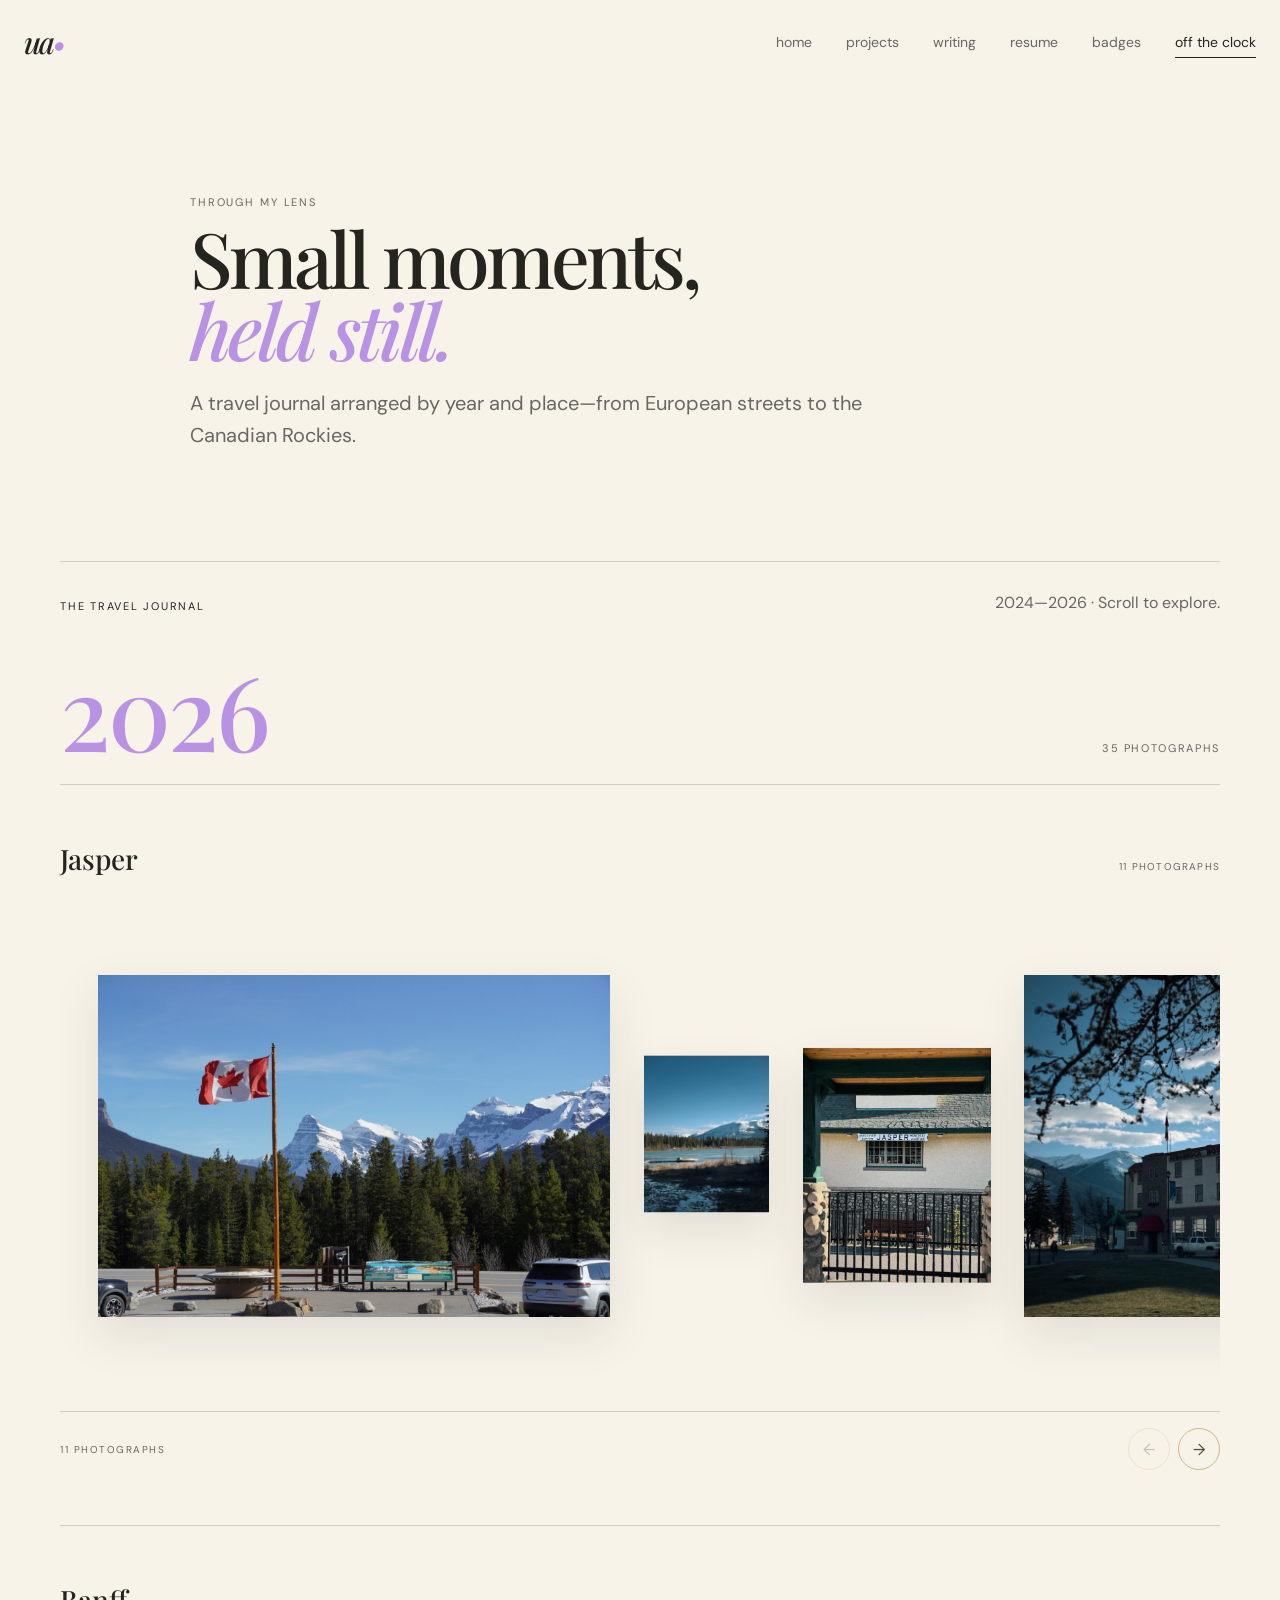
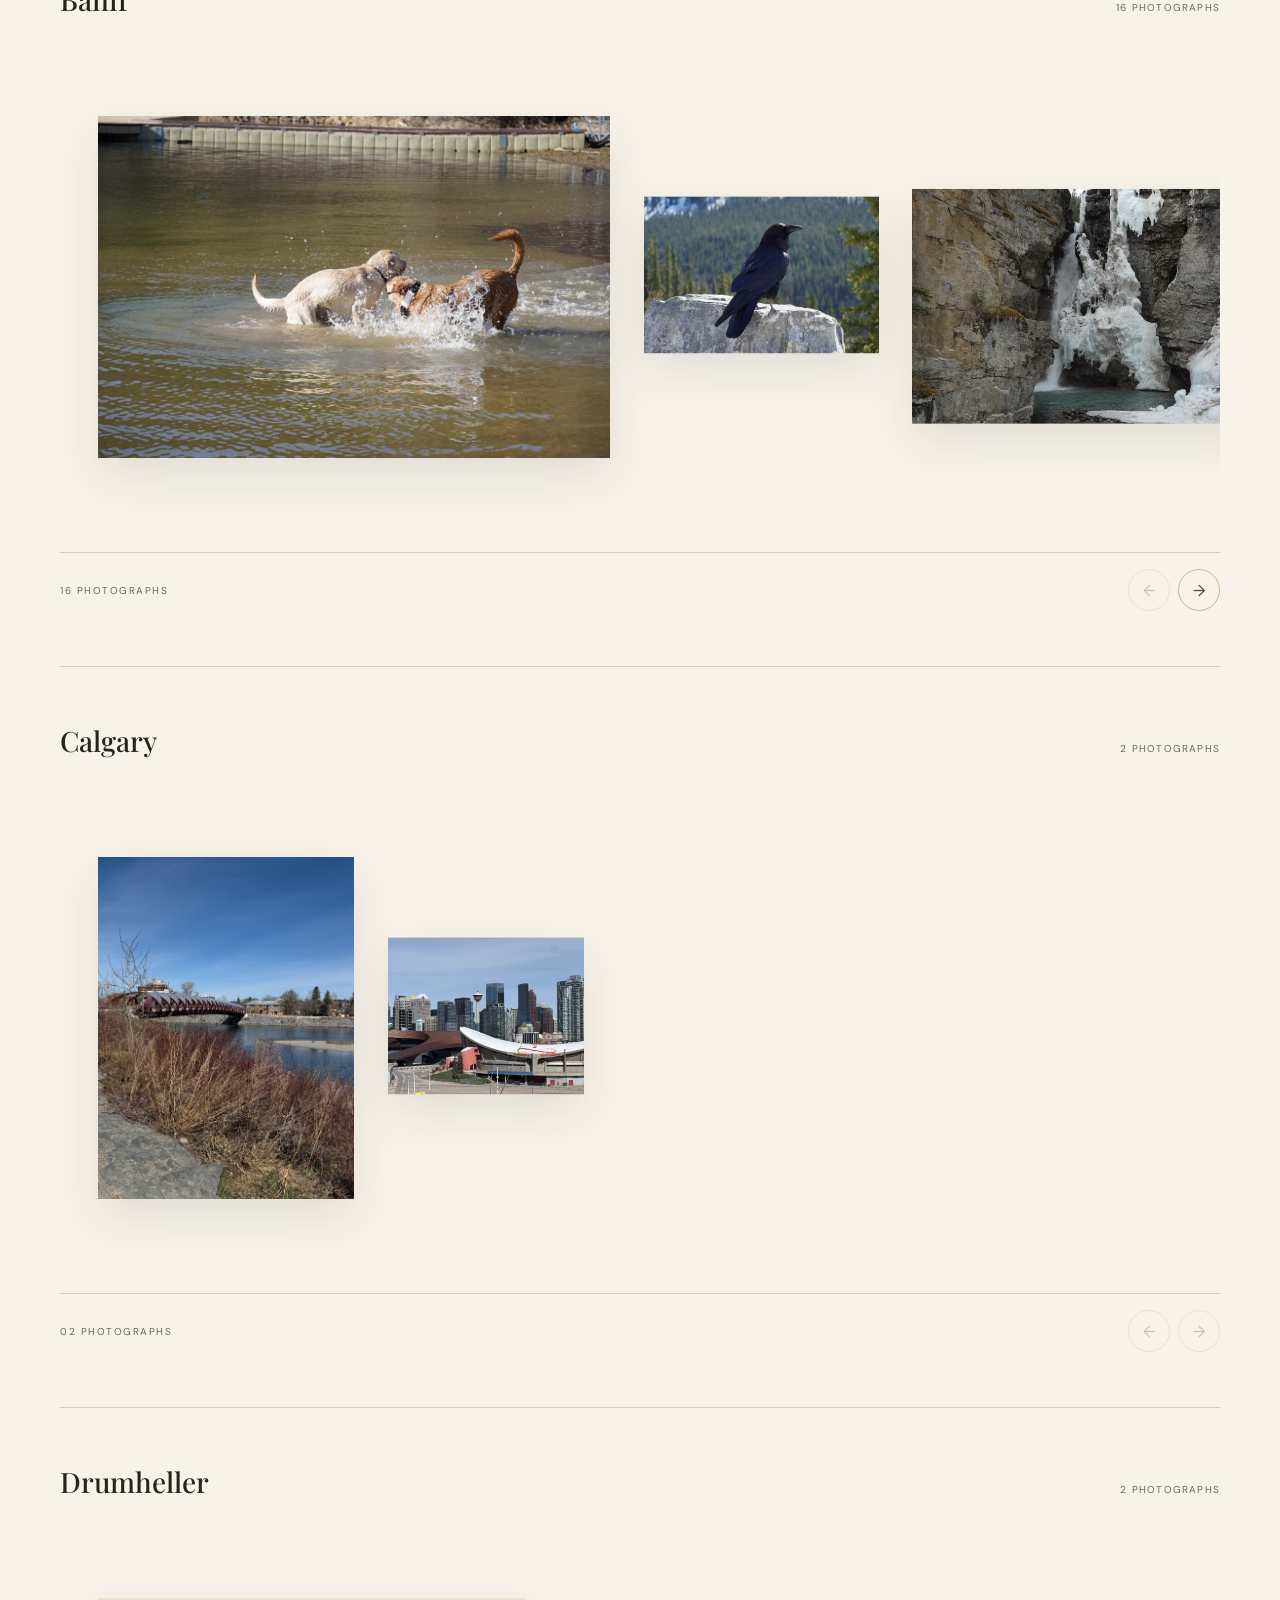
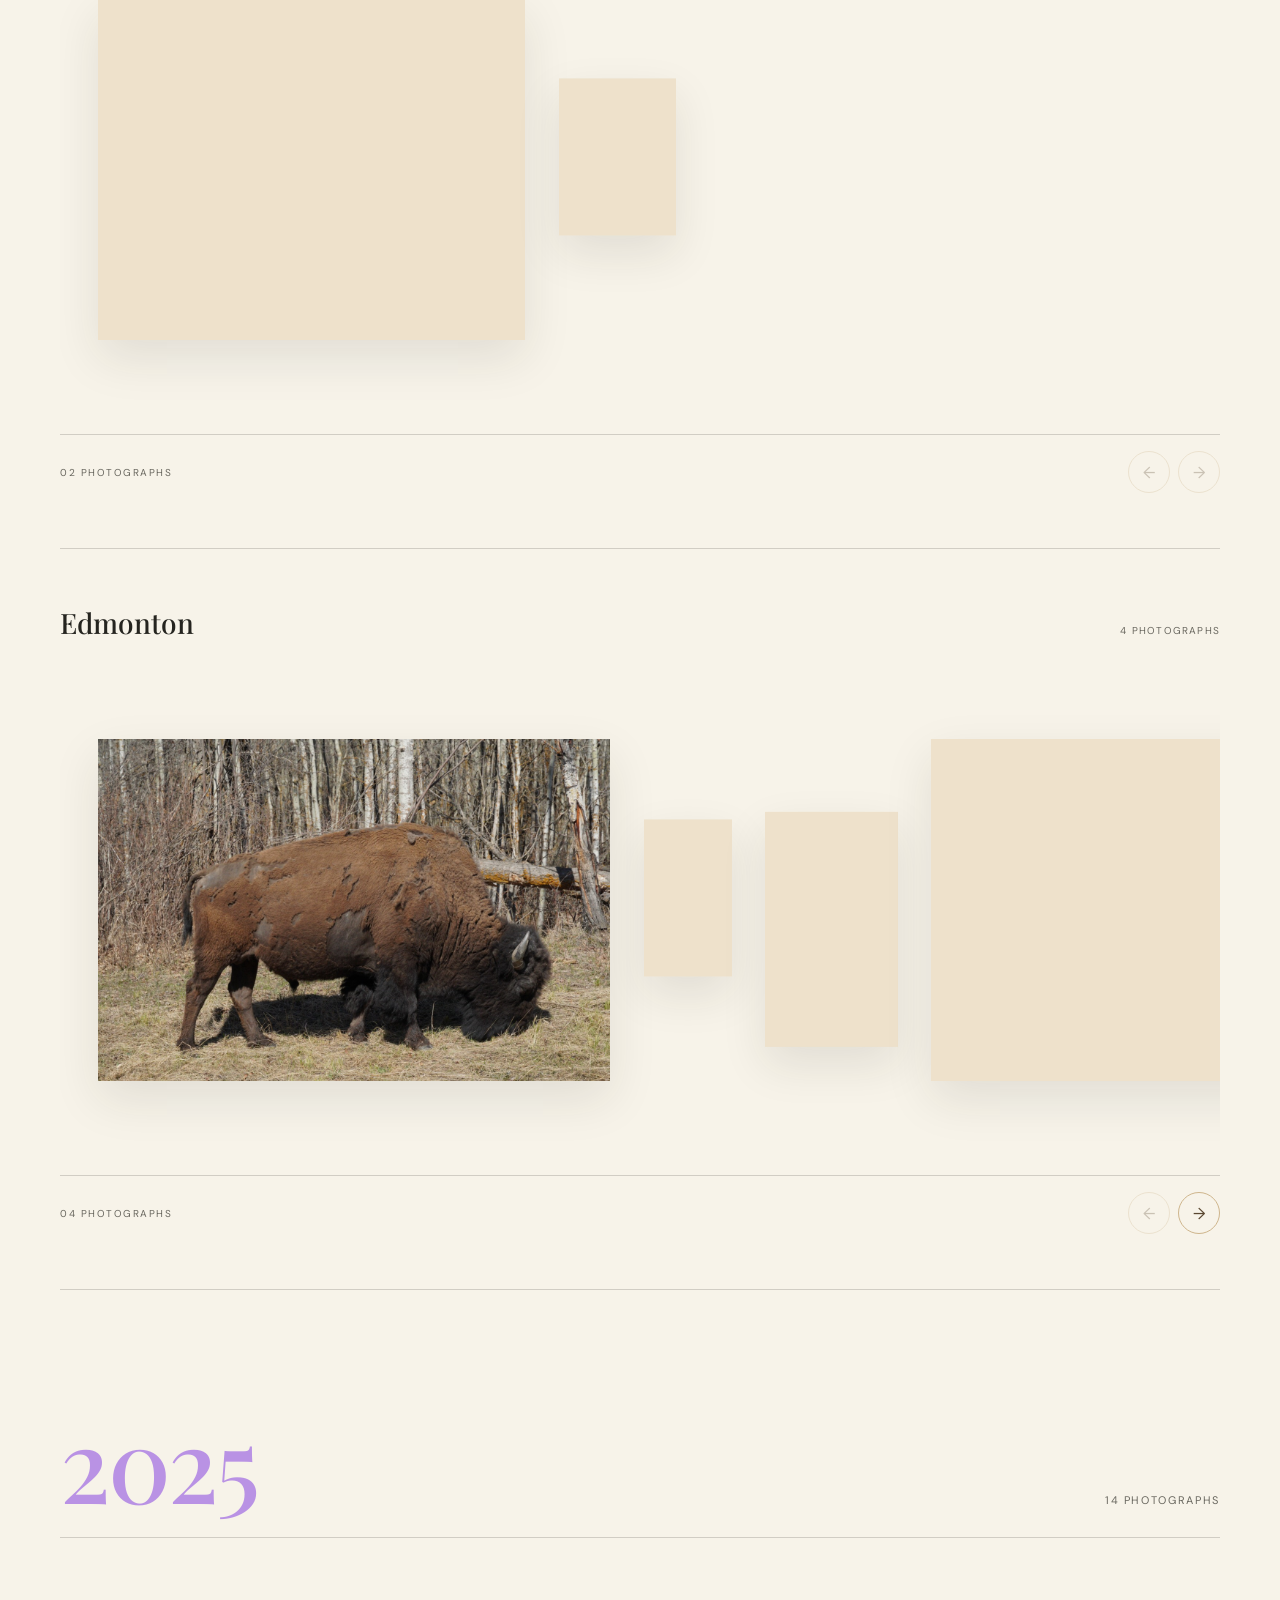
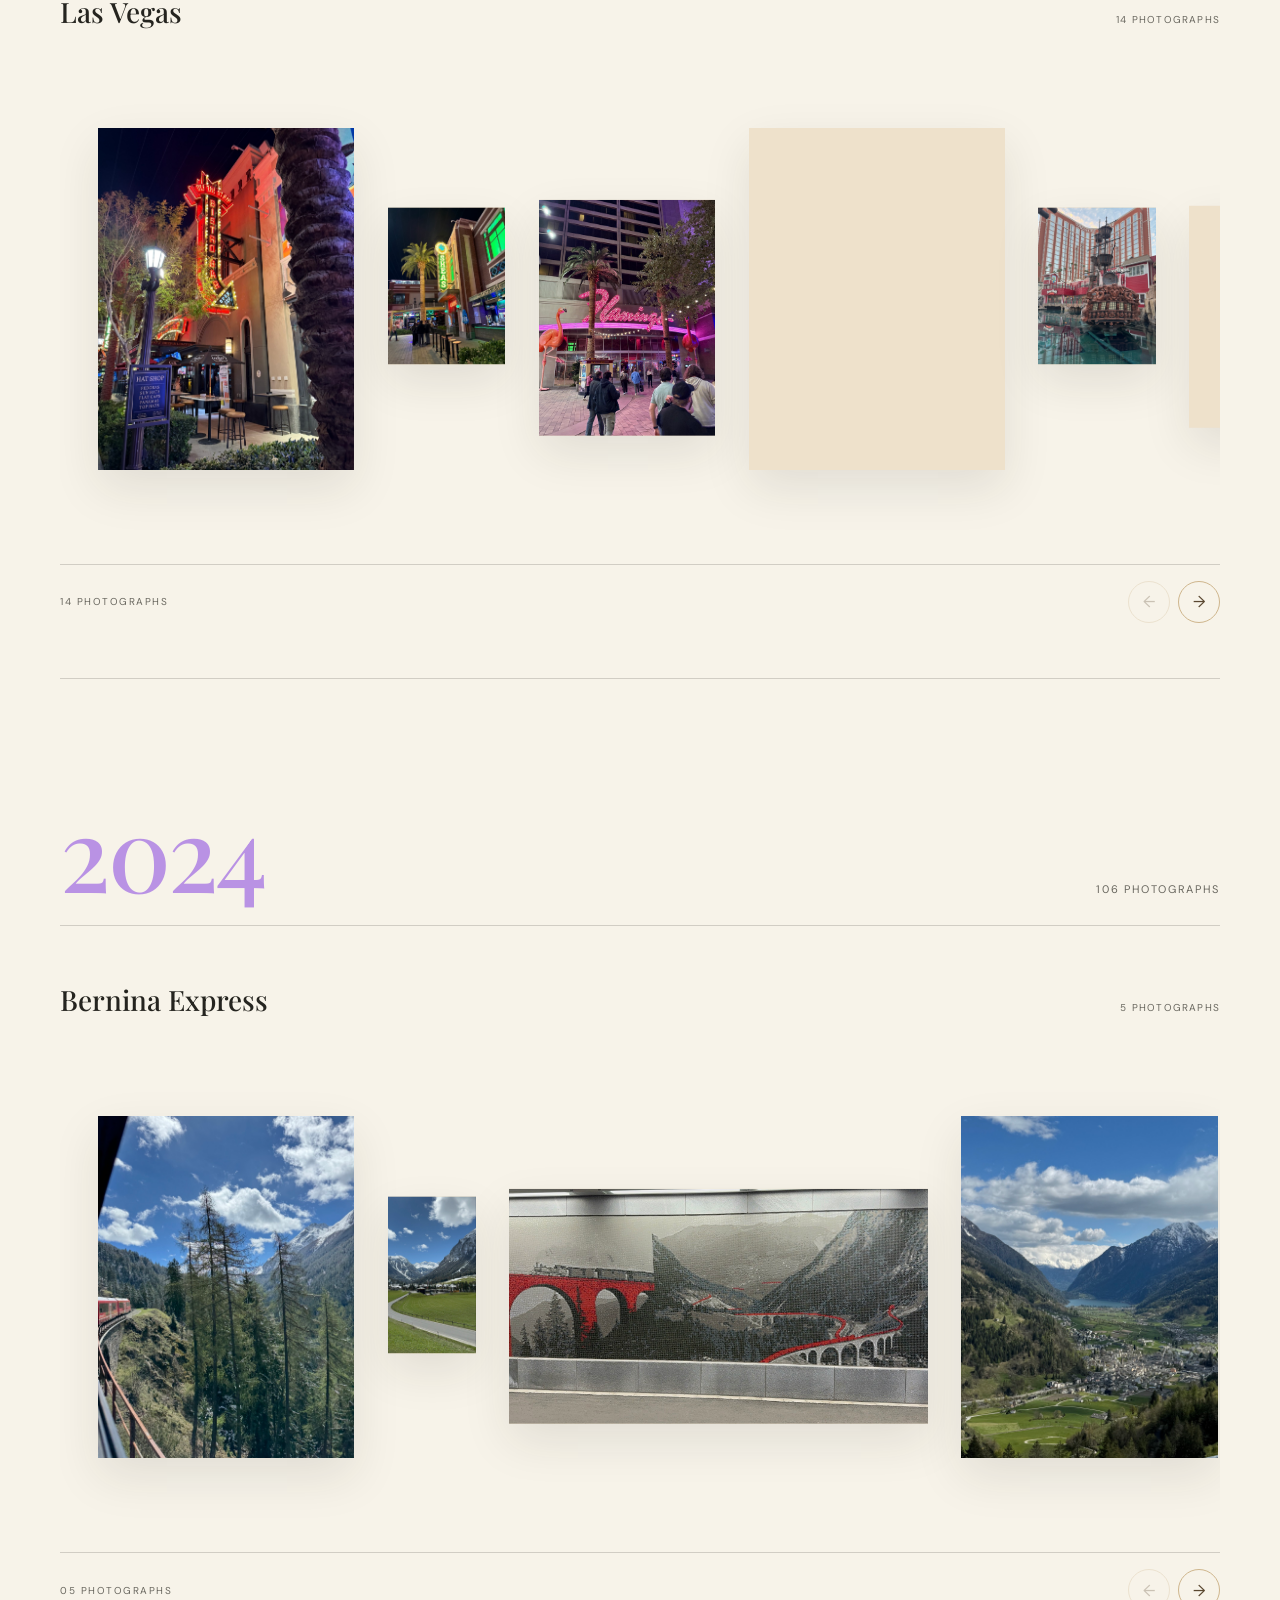
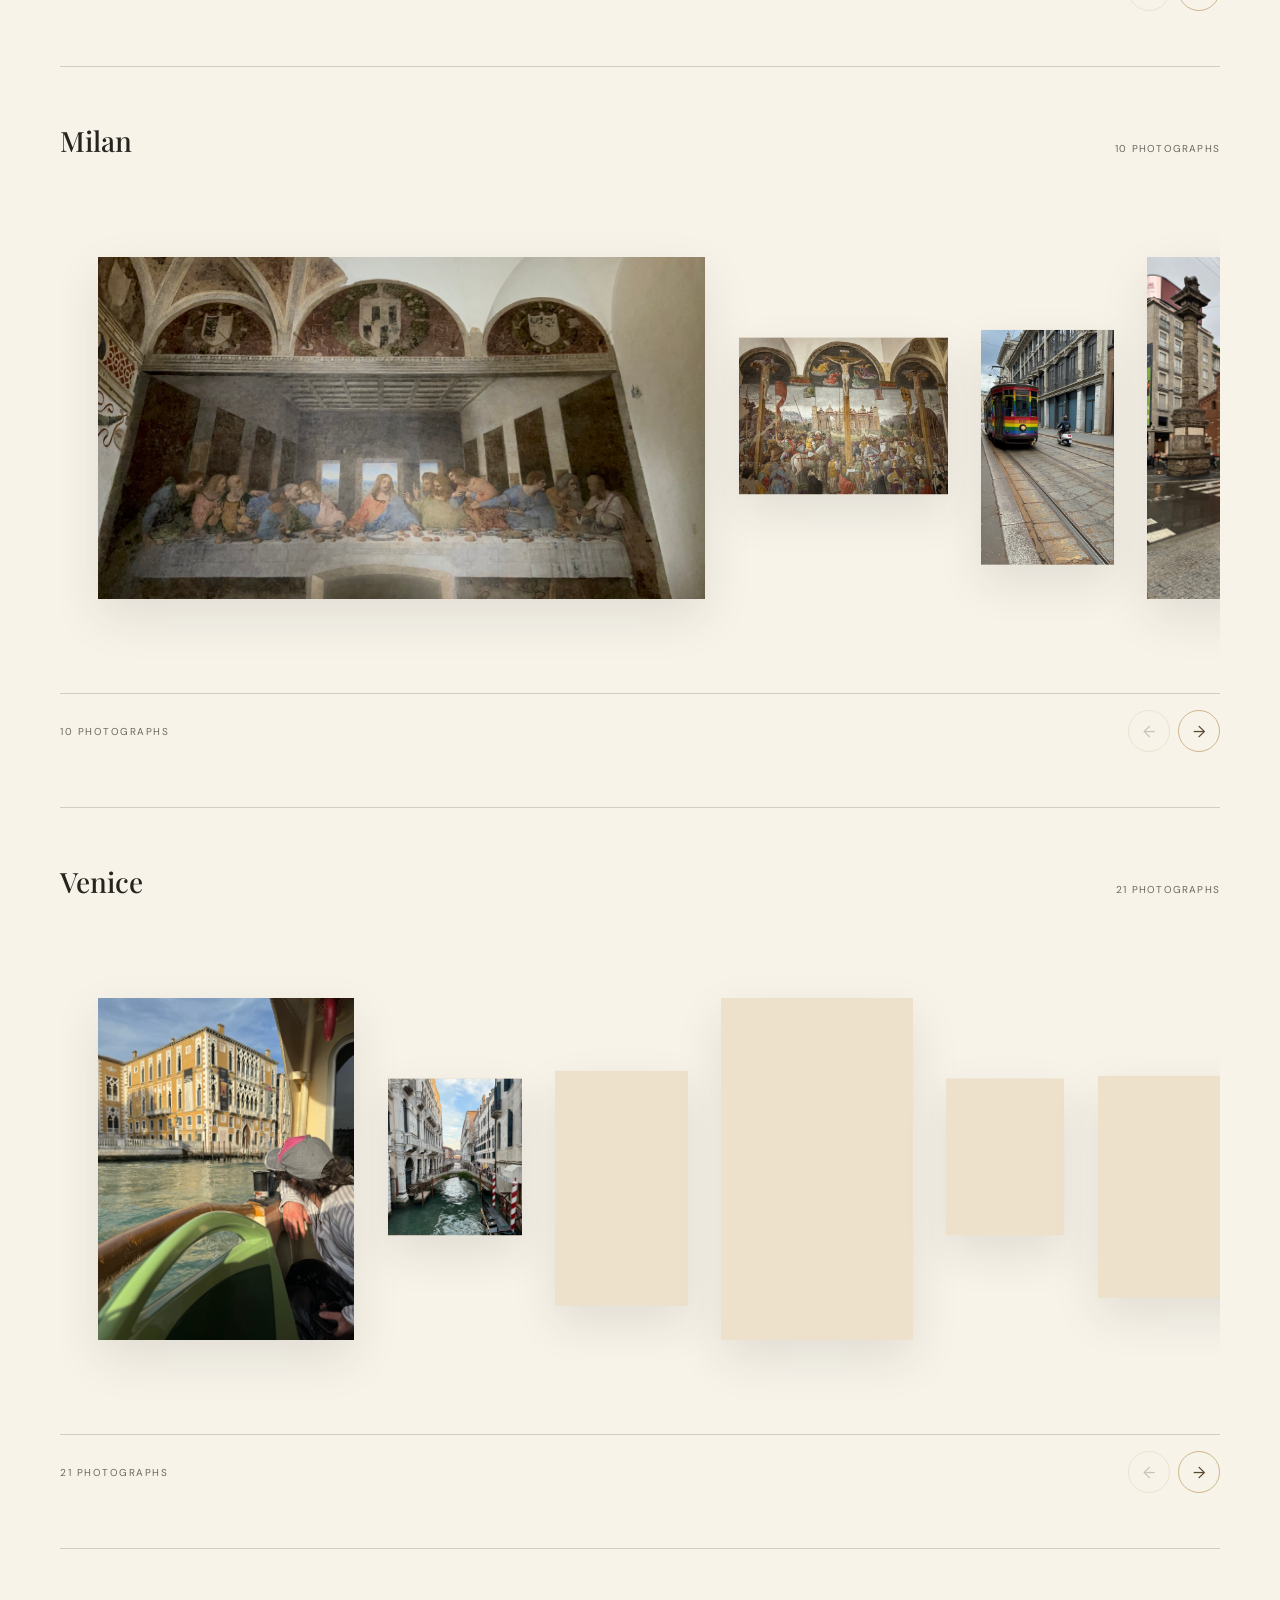
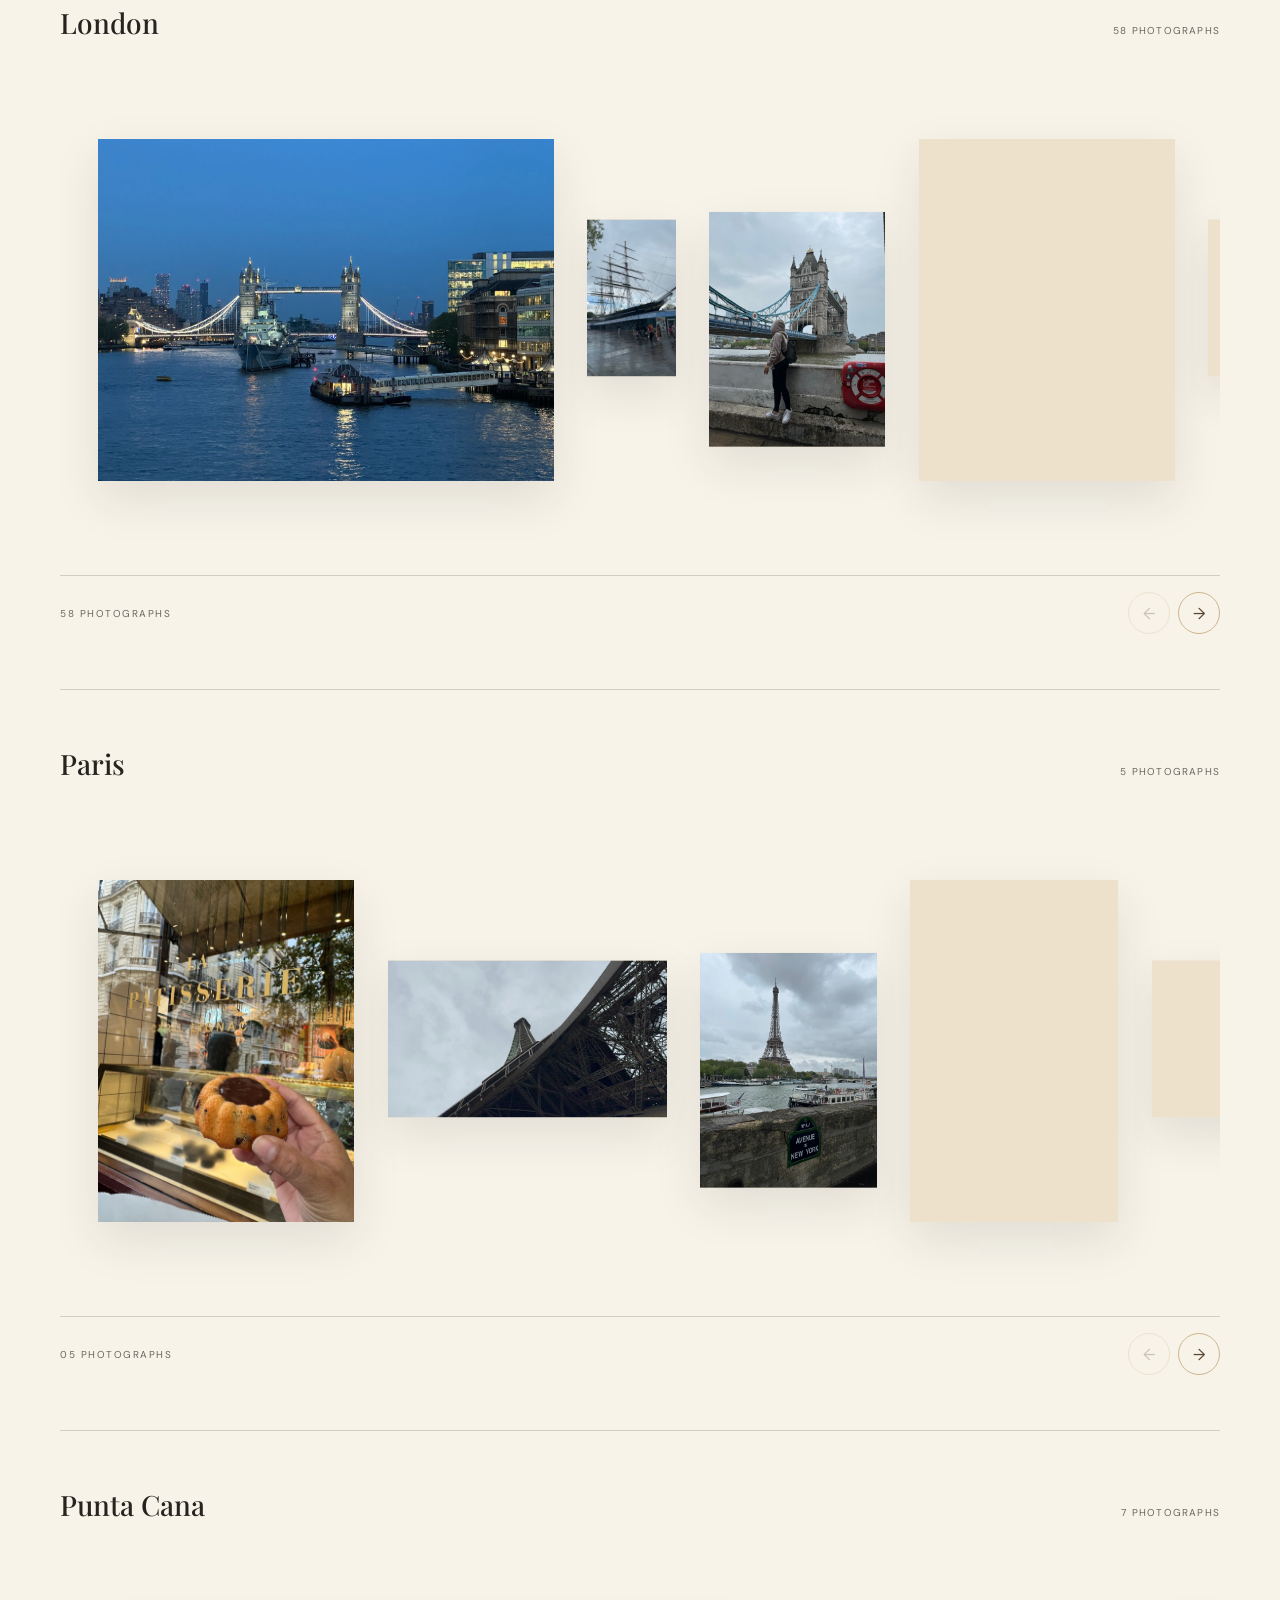
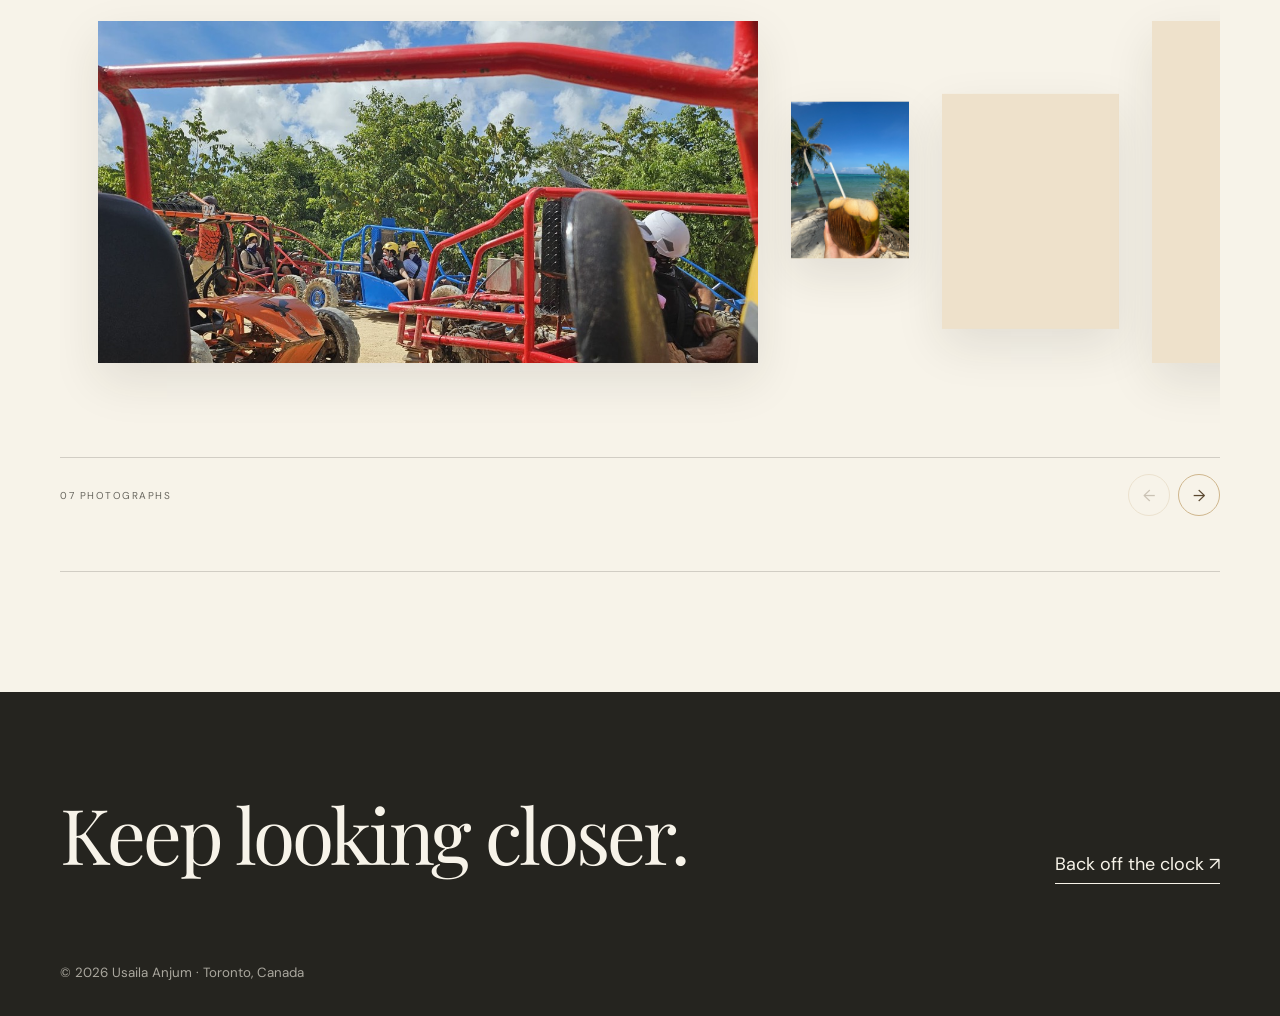
<file: photography.html>
<!doctype html>
<html lang="en">
<head>
  <meta charset="utf-8"><meta name="viewport" content="width=device-width, initial-scale=1">
  <meta name="description" content="A photo journal of travels and everyday moments by Usaila Anjum.">
  <title>Photography — Usaila Anjum</title><link rel="stylesheet" href="styles.css"><script src="script.js" defer></script><script src="gallery-data.js" defer></script><script src="gallery.js" defer></script>
</head>
<body class="gallery-page gallery-photography">
  <header class="site-header"><a class="wordmark" href="index.html">ua<span>•</span></a><button class="menu-toggle" type="button" aria-expanded="false" aria-controls="main-nav"><span></span><span></span><span></span><b class="sr-only">Open menu</b></button><nav id="main-nav"><a href="index.html">home</a><a href="projects.html">projects</a><a href="writing.html">writing</a><a href="resume.html">resume</a><a href="badges.html">badges</a><a class="active" href="off-the-clock.html">off the clock</a></nav></header>
  <main class="subpage-main">
    <section class="page-hero wrap reveal"><p class="eyebrow">through my lens</p><h1>Small moments,<br><em>held still.</em></h1><p>A travel journal arranged by year and place—from European streets to the Canadian Rockies.</p></section>
    <section class="gallery-shell wrap reveal" aria-labelledby="photography-gallery-title">
      <div class="gallery-intro"><p id="photography-gallery-title" class="section-number">The travel journal</p><p>2024—2026 · Scroll to explore.</p></div>
      <div data-travel-gallery></div>
    </section>
  </main>
  <footer><div class="wrap"><p>Keep looking closer.</p><a href="off-the-clock.html">Back off the clock ↗</a><small>© <span data-year></span> Usaila Anjum · Toronto, Canada</small></div></footer>
</body></html>
</file>
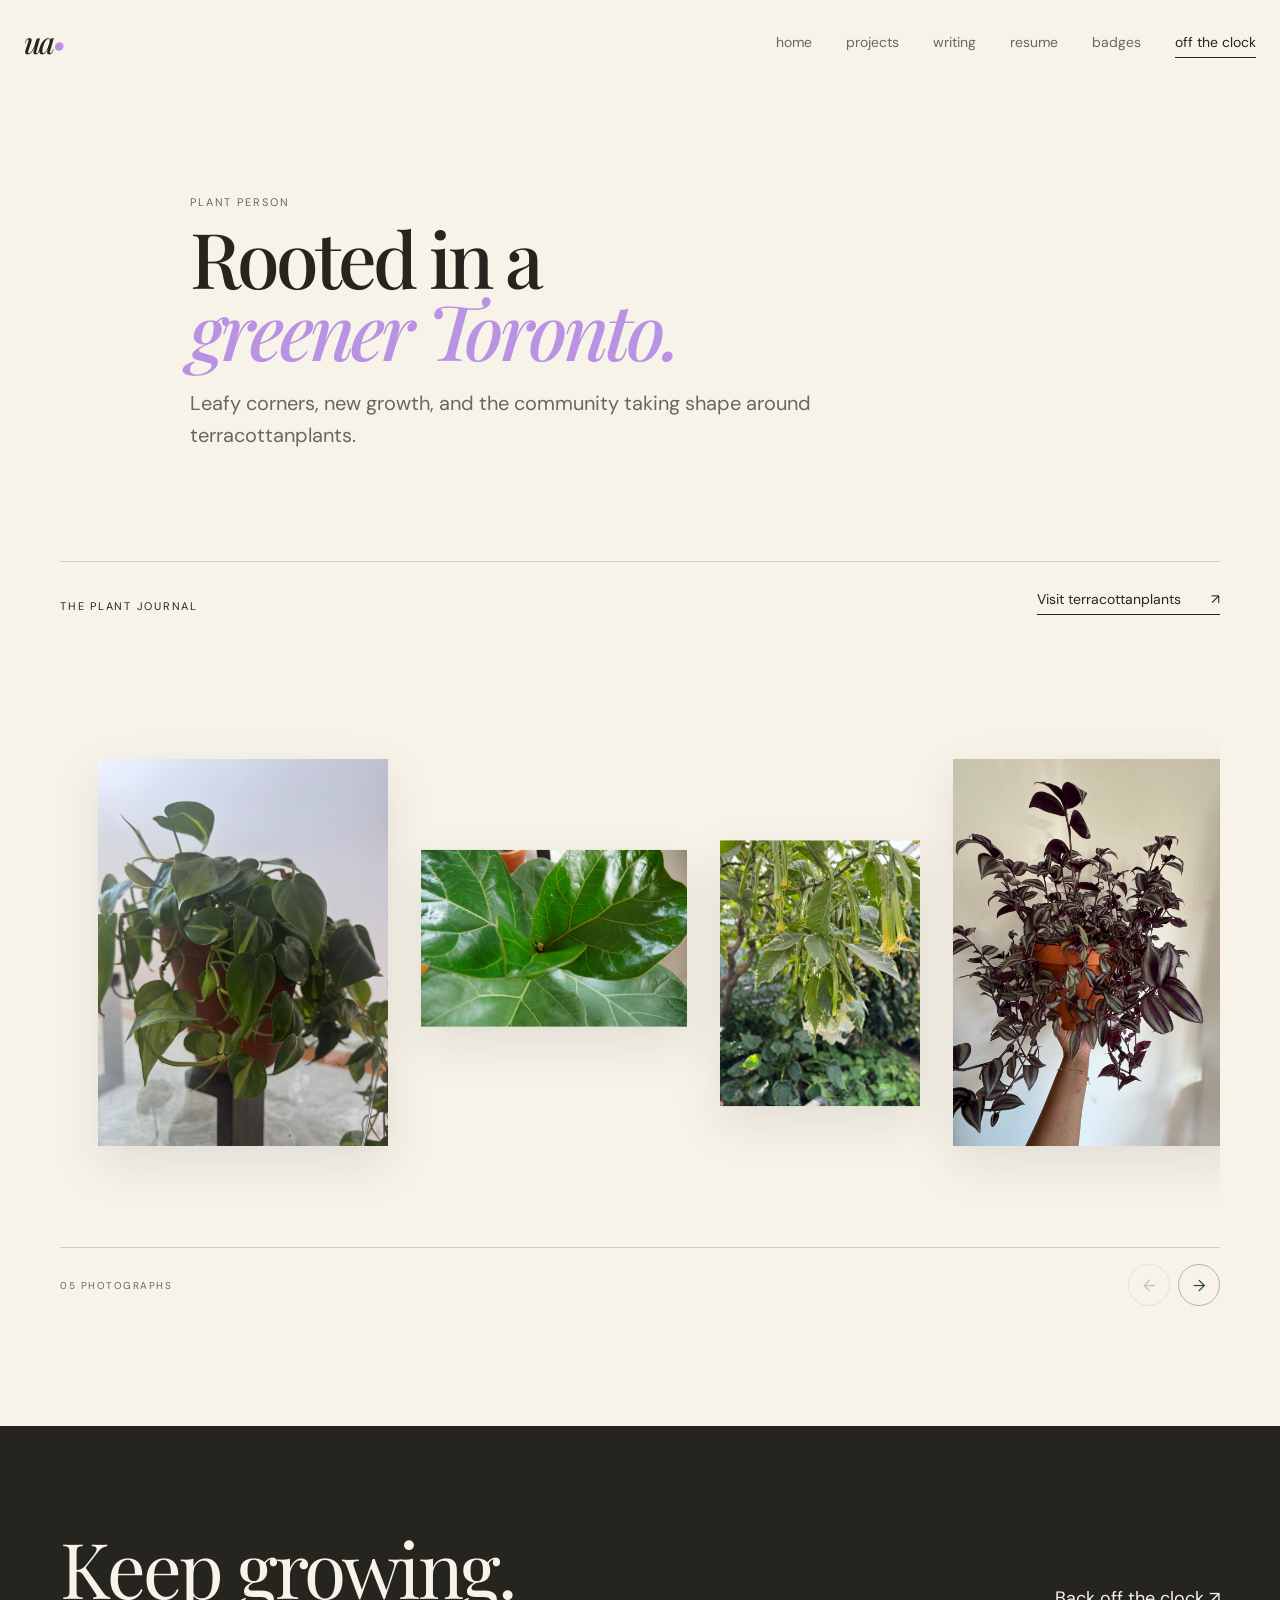
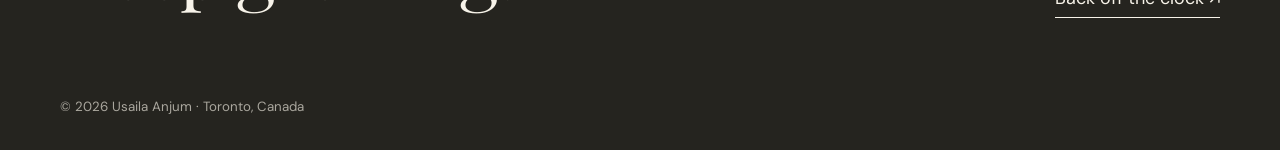
<file: plants.html>
<!doctype html>
<html lang="en">
<head>
  <meta charset="utf-8"><meta name="viewport" content="width=device-width, initial-scale=1">
  <meta name="description" content="A gallery of plants, terracotta, and greener Toronto spaces by Usaila Anjum.">
  <title>Plant Gallery — Usaila Anjum</title><link rel="stylesheet" href="styles.css"><script src="script.js" defer></script><script src="gallery-data.js" defer></script><script src="gallery.js" defer></script>
</head>
<body class="gallery-page gallery-plants">
  <header class="site-header"><a class="wordmark" href="index.html">ua<span>•</span></a><button class="menu-toggle" type="button" aria-expanded="false" aria-controls="main-nav"><span></span><span></span><span></span><b class="sr-only">Open menu</b></button><nav id="main-nav"><a href="index.html">home</a><a href="projects.html">projects</a><a href="writing.html">writing</a><a href="resume.html">resume</a><a href="badges.html">badges</a><a class="active" href="off-the-clock.html">off the clock</a></nav></header>
  <main class="subpage-main">
    <section class="page-hero wrap reveal"><p class="eyebrow">plant person</p><h1>Rooted in a<br><em>greener Toronto.</em></h1><p>Leafy corners, new growth, and the community taking shape around terracottanplants.</p></section>
    <section class="gallery-shell wrap reveal" aria-labelledby="plant-gallery-title">
      <div class="gallery-intro"><p id="plant-gallery-title" class="section-number">The plant journal</p><a class="text-link" href="https://www.instagram.com/terracottanplants/" target="_blank" rel="noreferrer">Visit terracottanplants <span>↗</span></a></div>
      <div data-gallery="plant"></div>
    </section>
  </main>
  <footer><div class="wrap"><p>Keep growing.</p><a href="off-the-clock.html">Back off the clock ↗</a><small>© <span data-year></span> Usaila Anjum · Toronto, Canada</small></div></footer>
</body></html>
</file>
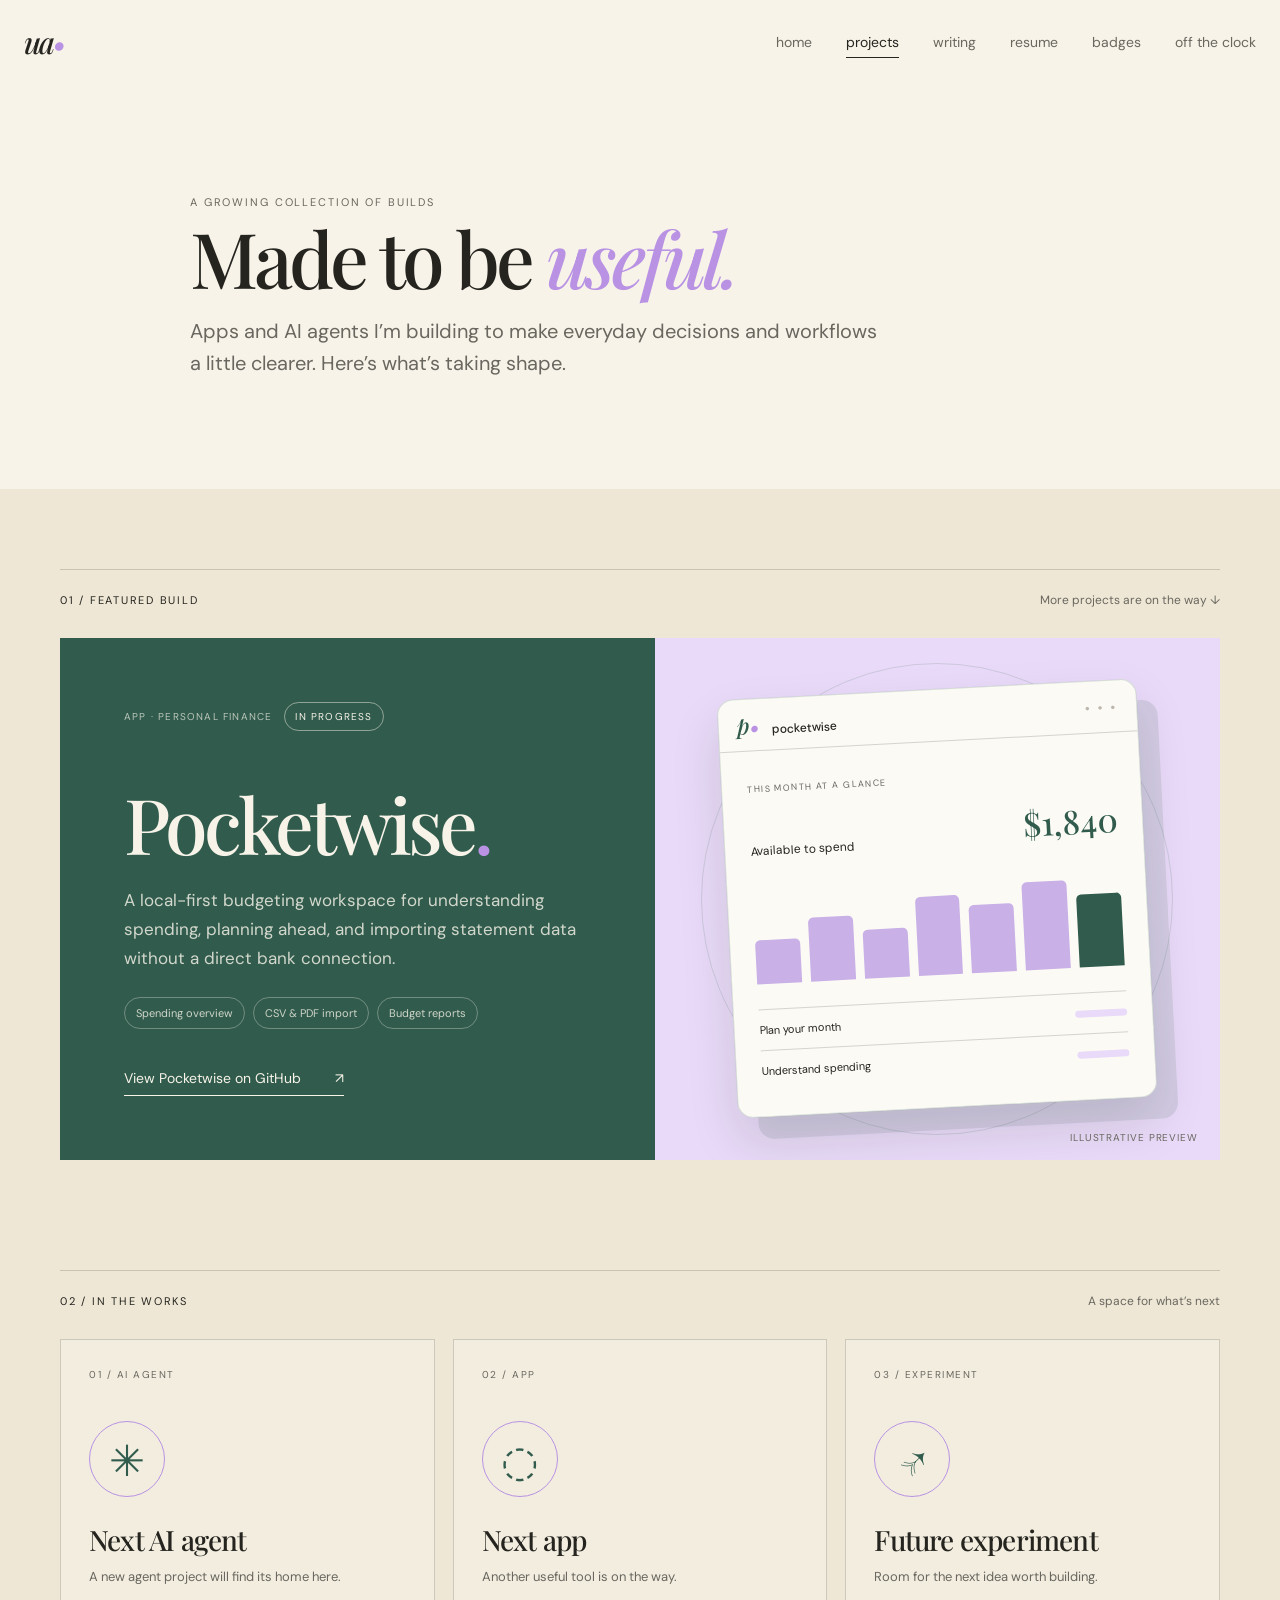
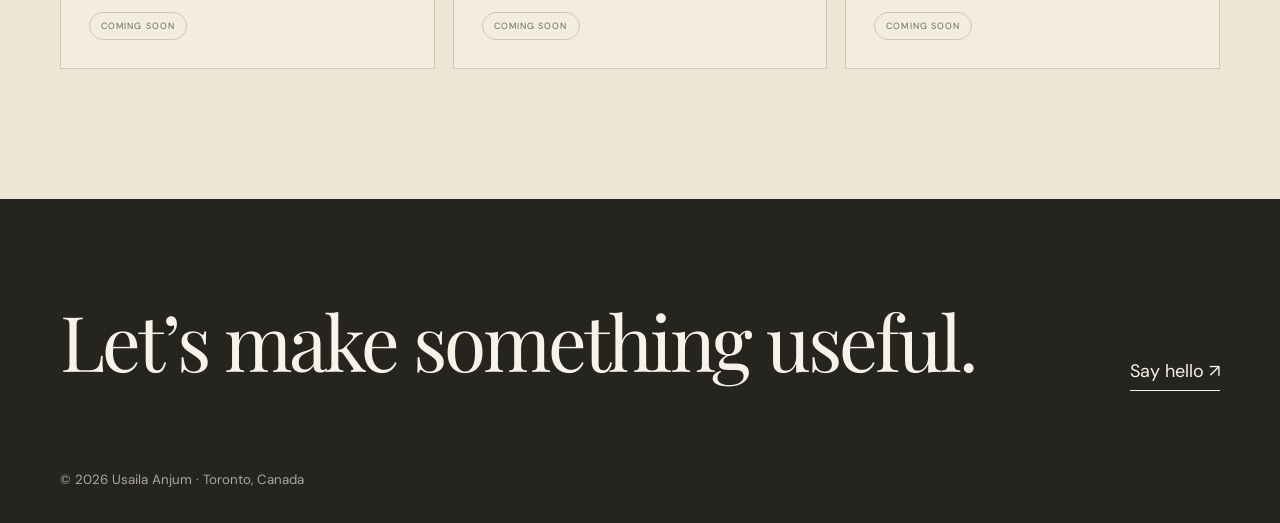
<file: projects.html>
<!doctype html>
<html lang="en">
<head>
  <meta charset="utf-8">
  <meta name="viewport" content="width=device-width, initial-scale=1">
  <meta name="description" content="Apps and AI agents Usaila Anjum is building, including Pocketwise, a local-first personal budgeting workspace.">
  <title>Projects — Usaila Anjum</title>
  <link rel="stylesheet" href="styles.css">
  <script src="script.js" defer></script>
</head>
<body>
  <header class="site-header">
    <a class="wordmark" href="index.html" aria-label="Usaila Anjum, home">ua<span>•</span></a>
    <button class="menu-toggle" type="button" aria-expanded="false" aria-controls="main-nav">
      <span></span><span></span><span></span><b class="sr-only">Open menu</b>
    </button>
    <nav id="main-nav" aria-label="Main navigation">
      <a href="index.html">home</a>
      <a class="active" href="projects.html" aria-current="page">projects</a>
      <a href="writing.html">writing</a>
      <a href="resume.html">resume</a>
      <a href="badges.html">badges</a>
      <a href="off-the-clock.html">off the clock</a>
    </nav>
  </header>

  <main class="subpage-main">
    <section class="page-hero wrap reveal">
      <p class="eyebrow">a growing collection of builds</p>
      <h1>Made to be <em>useful.</em></h1>
      <p>Apps and AI agents I’m building to make everyday decisions and workflows a little clearer. Here’s what’s taking shape.</p>
    </section>

    <section class="projects-band">
      <div class="wrap projects-layout reveal">
        <div class="projects-section-heading">
          <p class="section-number">01 / featured build</p>
          <span>More projects are on the way ↓</span>
        </div>

        <article id="pocketwise" class="project-feature">
          <div class="project-feature-copy">
            <div class="project-meta"><span>App · Personal finance</span><span class="project-status">In progress</span></div>
            <h2>Pocketwise<span class="project-title-dot">.</span></h2>
            <p>A local-first budgeting workspace for understanding spending, planning ahead, and importing statement data without a direct bank connection.</p>
            <div class="project-details" aria-label="Pocketwise features">
              <span>Spending overview</span><span>CSV &amp; PDF import</span><span>Budget reports</span>
            </div>
            <a class="project-link" href="https://github.com/usailaanjum/pocketwise" target="_blank" rel="noopener noreferrer">View Pocketwise on GitHub <span aria-hidden="true">↗</span></a>
          </div>
          <div class="project-preview" role="img" aria-label="Illustrative preview of a Pocketwise budgeting dashboard">
            <div class="preview-window">
              <div class="preview-top"><span class="preview-brand">p<span>•</span> <small>pocketwise</small></span><span class="preview-dots" aria-hidden="true">● ● ●</span></div>
              <div class="preview-body">
                <span class="preview-caption">THIS MONTH AT A GLANCE</span>
                <div class="preview-balance"><span>Available to spend</span><strong>$1,840</strong></div>
                <div class="preview-chart" aria-hidden="true"><span></span><span></span><span></span><span></span><span></span><span></span><span></span></div>
                <div class="preview-row"><span>Plan your month</span><i></i></div>
                <div class="preview-row"><span>Understand spending</span><i></i></div>
              </div>
            </div>
            <span class="preview-note">Illustrative preview</span>
          </div>
        </article>

        <div class="projects-section-heading projects-next-heading">
          <p class="section-number">02 / in the works</p>
          <span>A space for what’s next</span>
        </div>
        <div class="project-grid">
          <article class="project-placeholder">
            <span class="placeholder-index">01 / AI AGENT</span>
            <div class="placeholder-glyph" aria-hidden="true">✳</div>
            <h3>Next AI agent</h3>
            <p>A new agent project will find its home here.</p>
            <span class="placeholder-status">Coming soon</span>
          </article>
          <article class="project-placeholder">
            <span class="placeholder-index">02 / APP</span>
            <div class="placeholder-glyph" aria-hidden="true">◌</div>
            <h3>Next app</h3>
            <p>Another useful tool is on the way.</p>
            <span class="placeholder-status">Coming soon</span>
          </article>
          <article class="project-placeholder">
            <span class="placeholder-index">03 / EXPERIMENT</span>
            <div class="placeholder-glyph" aria-hidden="true">↗</div>
            <h3>Future experiment</h3>
            <p>Room for the next idea worth building.</p>
            <span class="placeholder-status">Coming soon</span>
          </article>
        </div>
      </div>
    </section>
  </main>

  <footer><div class="wrap"><p>Let’s make something useful.</p><a href="mailto:usaanj@gmail.com">Say hello ↗</a><small>© <span data-year></span> Usaila Anjum · Toronto, Canada</small></div></footer>
</body>
</html>
</file>
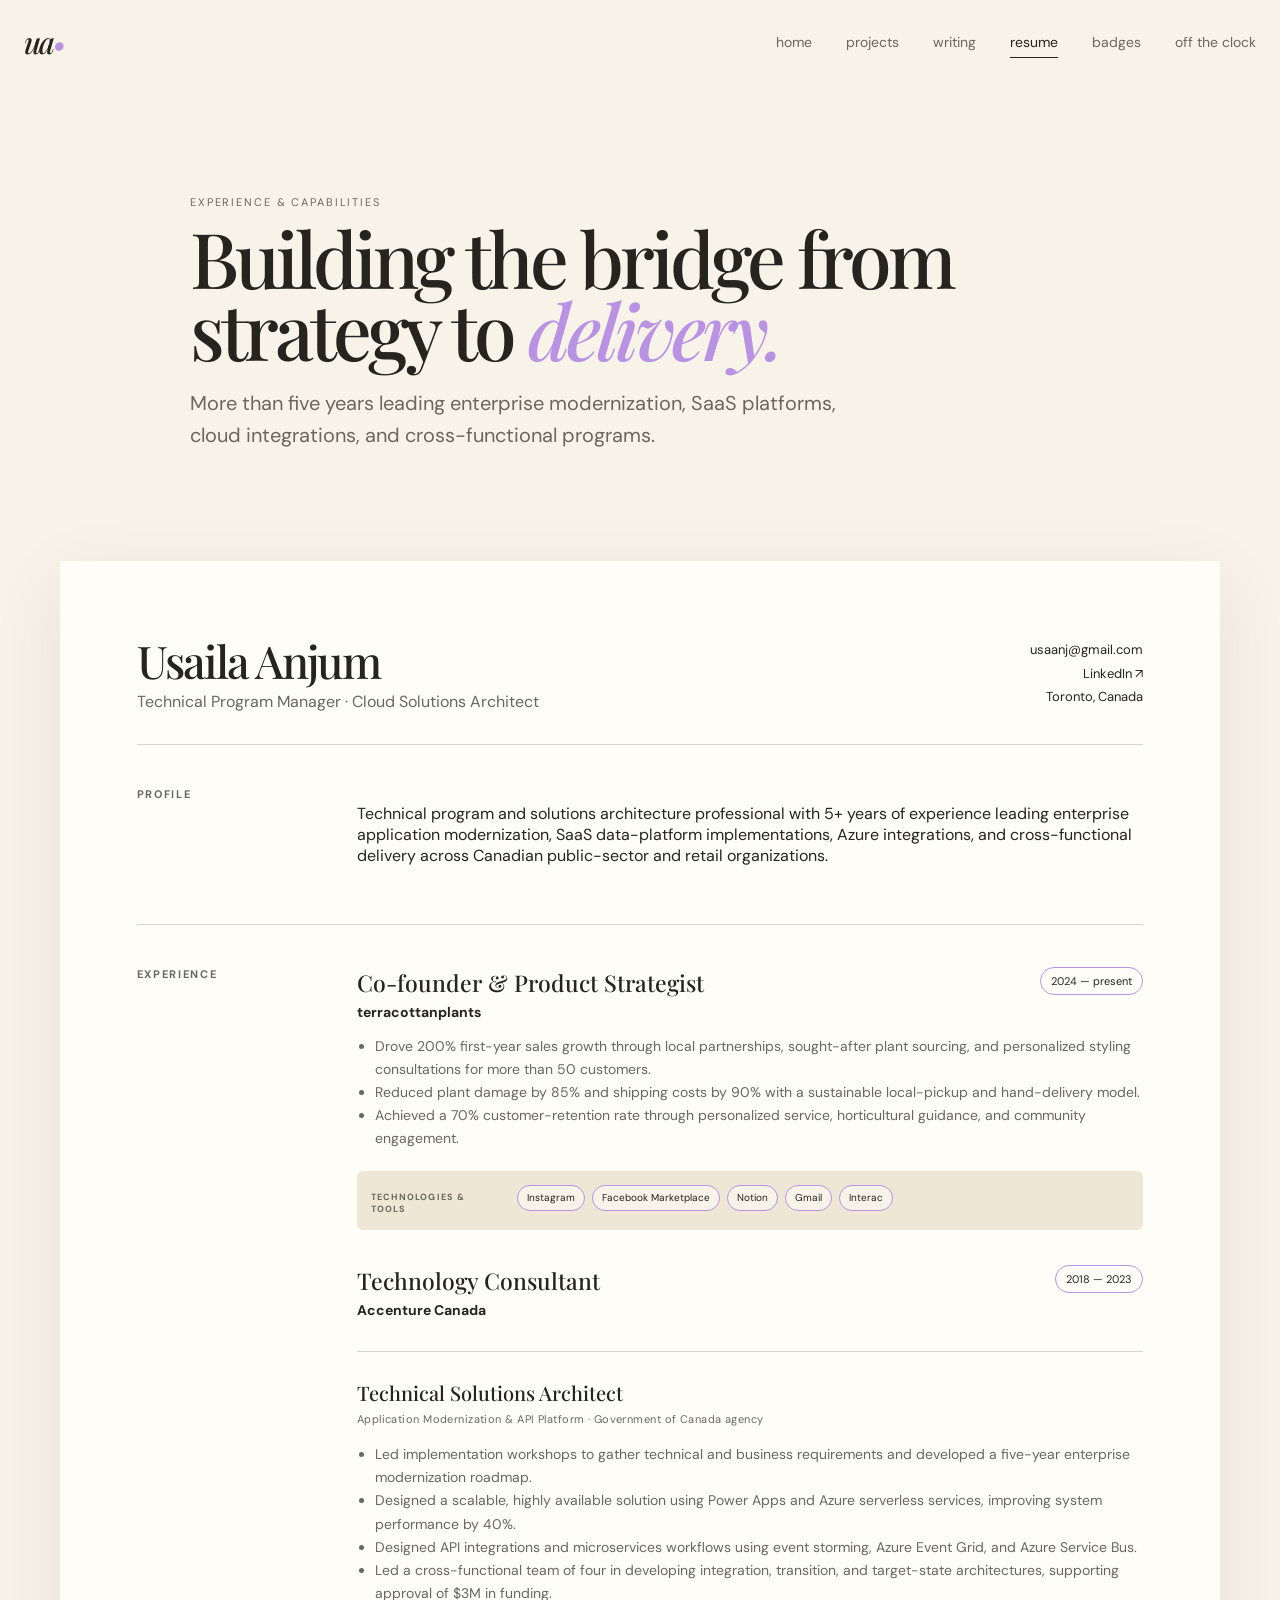
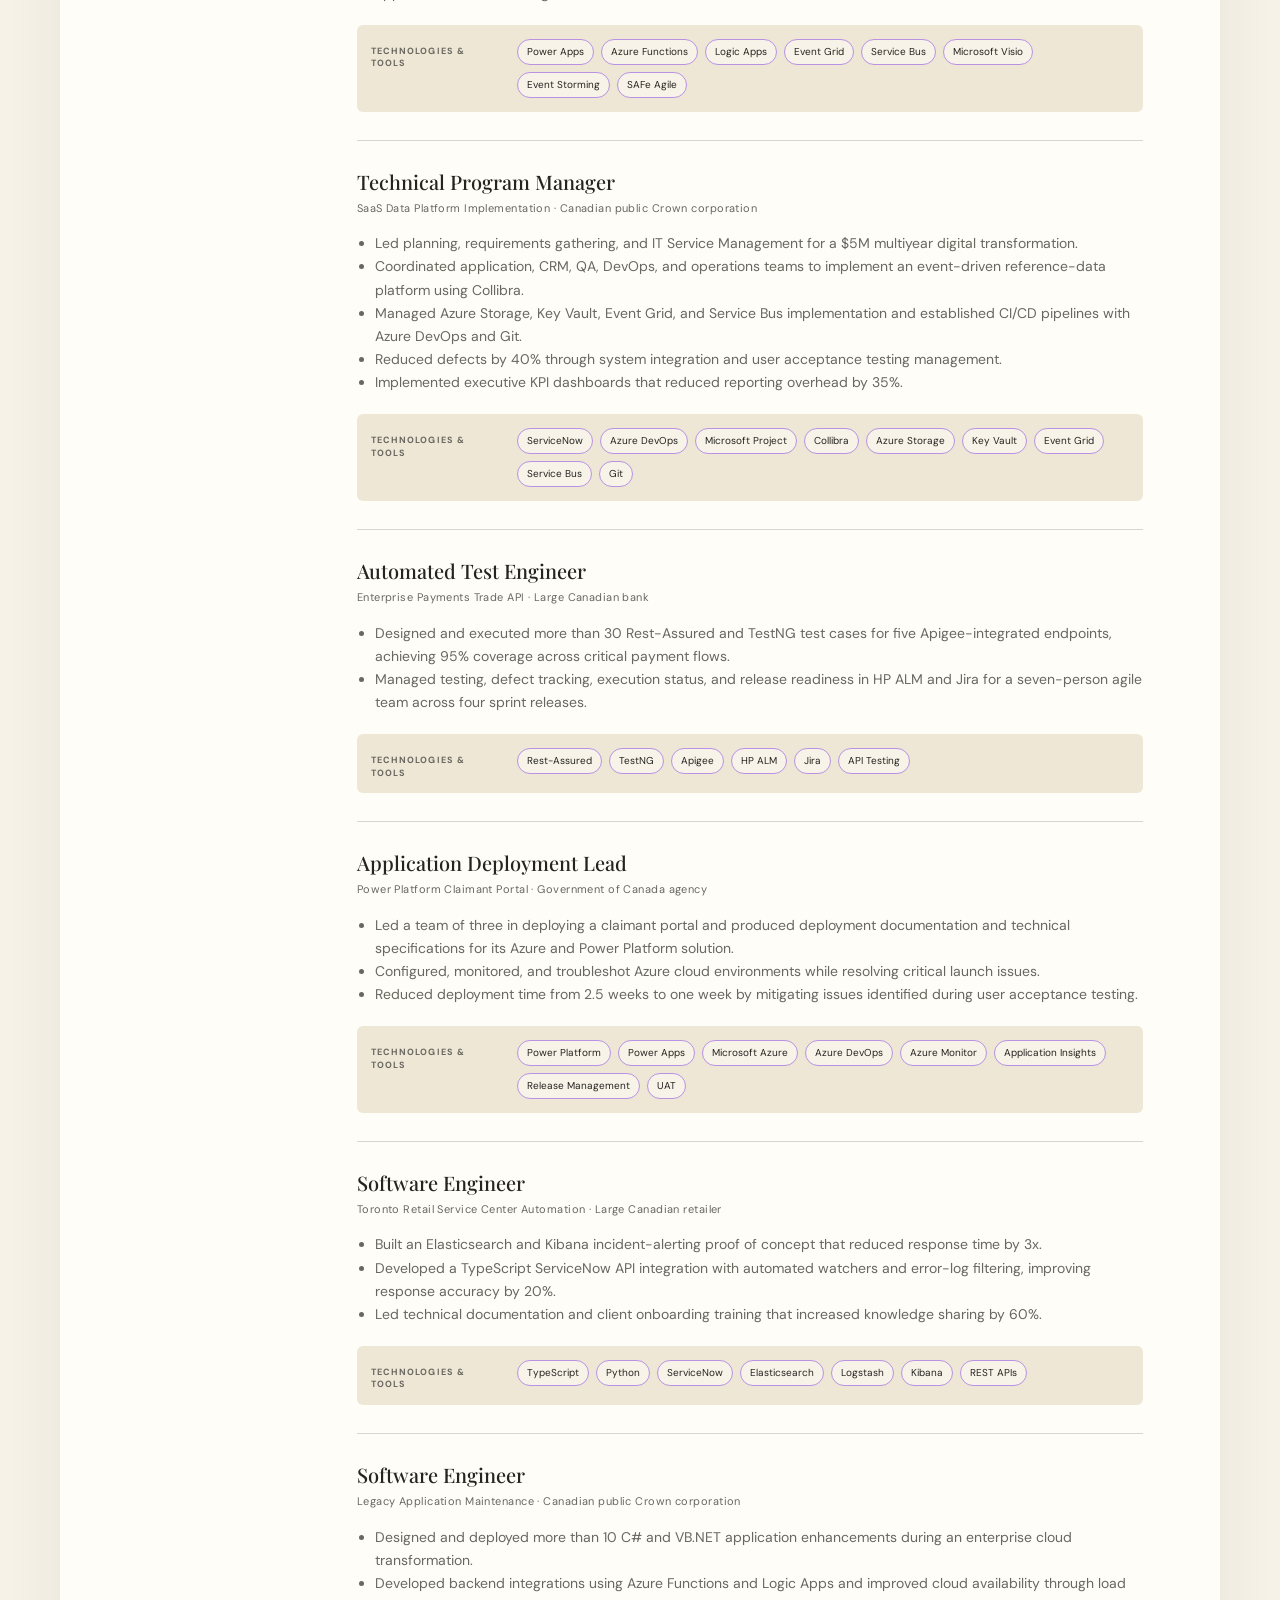
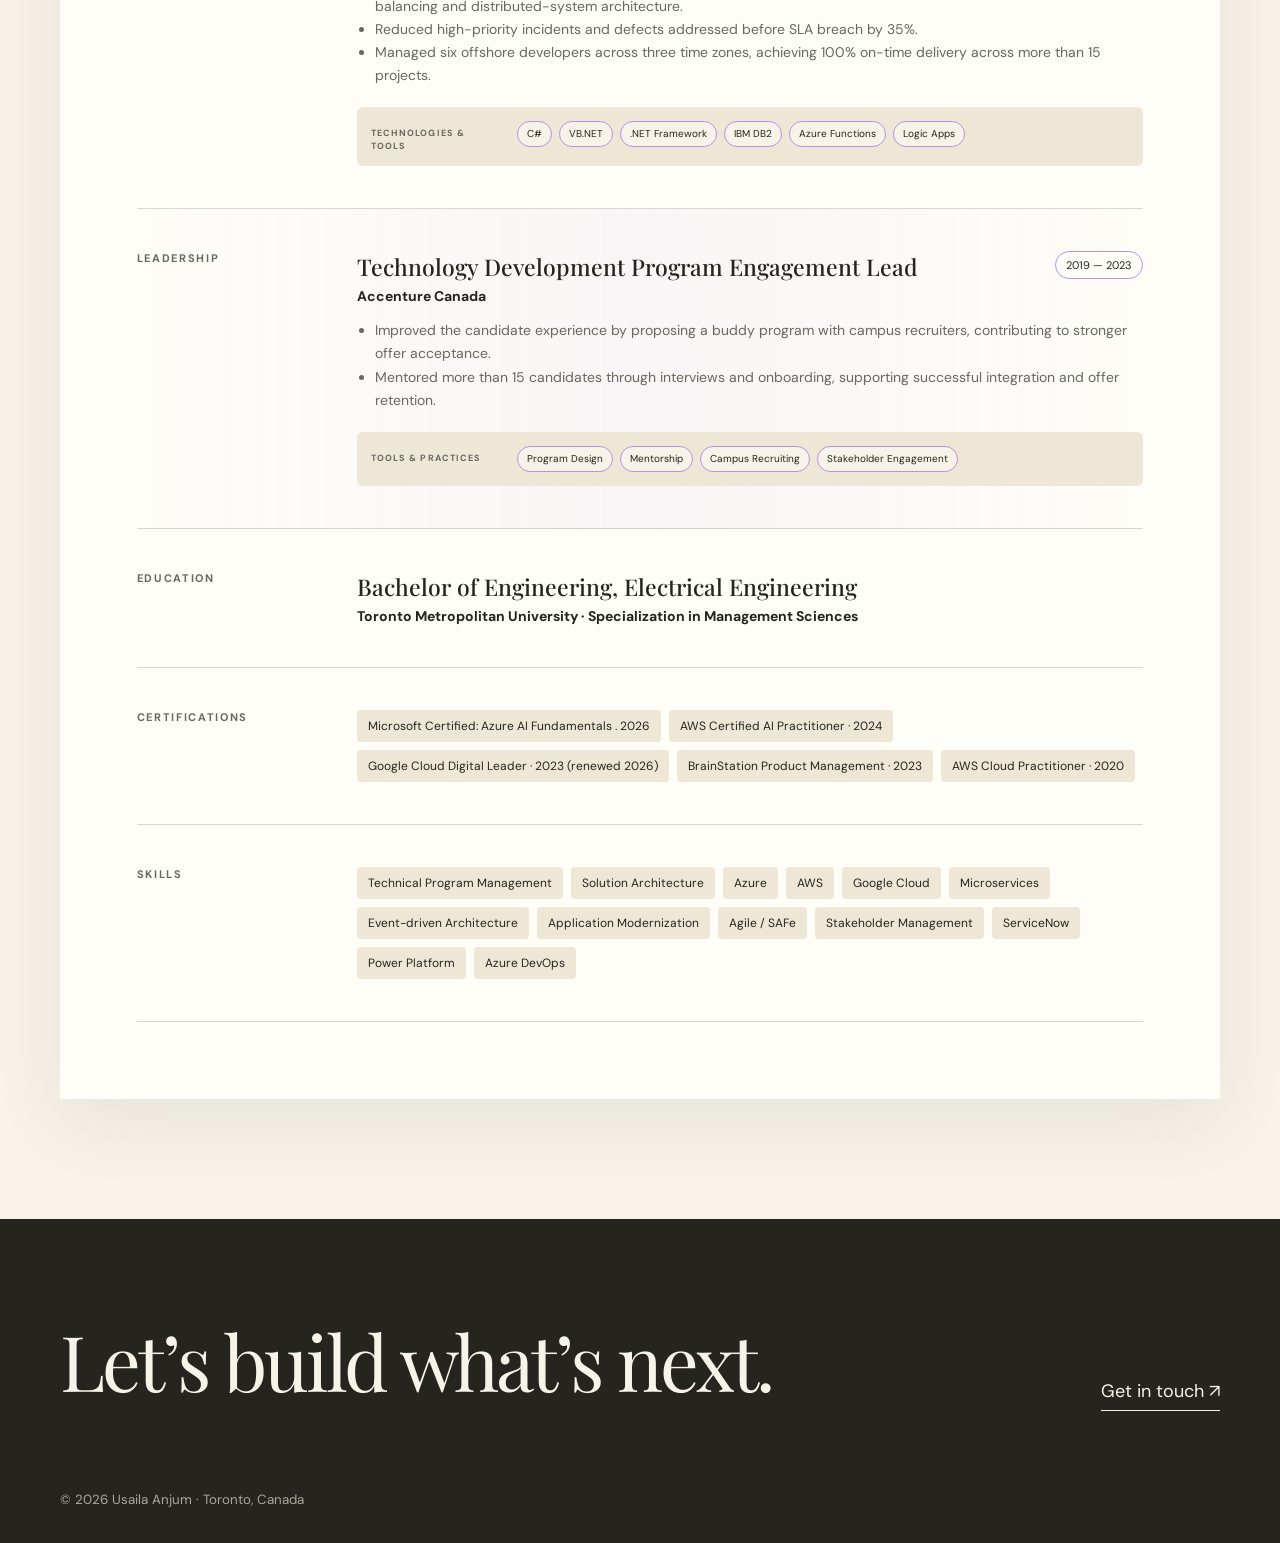
<file: resume.html>
<!doctype html>
<html lang="en">
<head>
  <meta charset="utf-8"><meta name="viewport" content="width=device-width, initial-scale=1">
  <meta name="description" content="Résumé of Usaila Anjum, Technical Program Manager and cloud solutions professional.">
  <title>Résumé — Usaila Anjum</title><link rel="stylesheet" href="styles.css"><script src="script.js" defer></script>
</head>
<body>
  <header class="site-header"><a class="wordmark" href="index.html">ua<span>•</span></a><button class="menu-toggle" type="button" aria-expanded="false" aria-controls="main-nav"><span></span><span></span><span></span><b class="sr-only">Open menu</b></button><nav id="main-nav"><a href="index.html">home</a><a href="projects.html">projects</a><a href="writing.html">writing</a><a class="active" href="resume.html">resume</a><a href="badges.html">badges</a><a href="off-the-clock.html">off the clock</a></nav></header>
  <main class="subpage-main">
    <section class="page-hero wrap reveal"><p class="eyebrow">experience &amp; capabilities</p><h1>Building the bridge from<br>strategy to <em>delivery.</em></h1><p>More than five years leading enterprise modernization, SaaS platforms, cloud integrations, and cross-functional programs.</p></section>
    <section class="wrap resume-sheet reveal">
      <div class="resume-top"><div><h2>Usaila Anjum</h2><p>Technical Program Manager · Cloud Solutions Architect</p></div><div class="resume-contact"><a href="mailto:usaanj@gmail.com">usaanj@gmail.com</a><br><a href="https://www.linkedin.com/in/usaila-anjum/" target="_blank" rel="noreferrer">LinkedIn ↗</a><br>Toronto, Canada</div></div>
      <section class="resume-section"><h3>Profile</h3><div><p>Technical program and solutions architecture professional with 5+ years of experience leading enterprise application modernization, SaaS data-platform implementations, Azure integrations, and cross-functional delivery across Canadian public-sector and retail organizations.</p></div></section>
      <section class="resume-section"><h3>Experience</h3><div>
        <article class="resume-item">
          <div class="resume-item-head"><div><h4>Co-founder &amp; Product Strategist</h4><h5>terracottanplants</h5></div><time>2024 — present</time></div>
          <ul><li>Drove 200% first-year sales growth through local partnerships, sought-after plant sourcing, and personalized styling consultations for more than 50 customers.</li><li>Reduced plant damage by 85% and shipping costs by 90% with a sustainable local-pickup and hand-delivery model.</li><li>Achieved a 70% customer-retention rate through personalized service, horticultural guidance, and community engagement.</li></ul>
          <div class="role-tools"><strong>Technologies &amp; Tools</strong><div class="tool-pills"><span>Instagram</span><span>Facebook Marketplace</span><span>Notion</span><span>Gmail</span><span>Interac</span></div></div>
        </article>
        <article class="resume-item">
          <div class="resume-item-head"><div><h4>Technology Consultant</h4><h5>Accenture Canada</h5></div><time>2018 — 2023</time></div>
          <div class="resume-subroles">
            <section class="resume-subrole">
              <div class="subrole-head"><h6>Technical Solutions Architect</h6><p>Application Modernization &amp; API Platform · Government of Canada agency</p></div>
              <ul><li>Led implementation workshops to gather technical and business requirements and developed a five-year enterprise modernization roadmap.</li><li>Designed a scalable, highly available solution using Power Apps and Azure serverless services, improving system performance by 40%.</li><li>Designed API integrations and microservices workflows using event storming, Azure Event Grid, and Azure Service Bus.</li><li>Led a cross-functional team of four in developing integration, transition, and target-state architectures, supporting approval of $3M in funding.</li></ul>
              <div class="role-tools"><strong>Technologies &amp; Tools</strong><div class="tool-pills"><span>Power Apps</span><span>Azure Functions</span><span>Logic Apps</span><span>Event Grid</span><span>Service Bus</span><span>Microsoft Visio</span><span>Event Storming</span><span>SAFe Agile</span></div></div>
            </section>
            <section class="resume-subrole">
              <div class="subrole-head"><h6>Technical Program Manager</h6><p>SaaS Data Platform Implementation · Canadian public Crown corporation</p></div>
              <ul><li>Led planning, requirements gathering, and IT Service Management for a $5M multiyear digital transformation.</li><li>Coordinated application, CRM, QA, DevOps, and operations teams to implement an event-driven reference-data platform using Collibra.</li><li>Managed Azure Storage, Key Vault, Event Grid, and Service Bus implementation and established CI/CD pipelines with Azure DevOps and Git.</li><li>Reduced defects by 40% through system integration and user acceptance testing management.</li><li>Implemented executive KPI dashboards that reduced reporting overhead by 35%.</li></ul>
              <div class="role-tools"><strong>Technologies &amp; Tools</strong><div class="tool-pills"><span>ServiceNow</span><span>Azure DevOps</span><span>Microsoft Project</span><span>Collibra</span><span>Azure Storage</span><span>Key Vault</span><span>Event Grid</span><span>Service Bus</span><span>Git</span></div></div>
            </section>
            <section class="resume-subrole">
              <div class="subrole-head"><h6>Automated Test Engineer</h6><p>Enterprise Payments Trade API · Large Canadian bank</p></div>
              <ul><li>Designed and executed more than 30 Rest-Assured and TestNG test cases for five Apigee-integrated endpoints, achieving 95% coverage across critical payment flows.</li><li>Managed testing, defect tracking, execution status, and release readiness in HP ALM and Jira for a seven-person agile team across four sprint releases.</li></ul>
              <div class="role-tools"><strong>Technologies &amp; Tools</strong><div class="tool-pills"><span>Rest-Assured</span><span>TestNG</span><span>Apigee</span><span>HP ALM</span><span>Jira</span><span>API Testing</span></div></div>
            </section>
            <section class="resume-subrole">
              <div class="subrole-head"><h6>Application Deployment Lead</h6><p>Power Platform Claimant Portal · Government of Canada agency</p></div>
              <ul><li>Led a team of three in deploying a claimant portal and produced deployment documentation and technical specifications for its Azure and Power Platform solution.</li><li>Configured, monitored, and troubleshot Azure cloud environments while resolving critical launch issues.</li><li>Reduced deployment time from 2.5 weeks to one week by mitigating issues identified during user acceptance testing.</li></ul>
              <div class="role-tools"><strong>Technologies &amp; Tools</strong><div class="tool-pills"><span>Power Platform</span><span>Power Apps</span><span>Microsoft Azure</span><span>Azure DevOps</span><span>Azure Monitor</span><span>Application Insights</span><span>Release Management</span><span>UAT</span></div></div>
            </section>
            <section class="resume-subrole">
              <div class="subrole-head"><h6>Software Engineer</h6><p>Toronto Retail Service Center Automation · Large Canadian retailer</p></div>
              <ul><li>Built an Elasticsearch and Kibana incident-alerting proof of concept that reduced response time by 3x.</li><li>Developed a TypeScript ServiceNow API integration with automated watchers and error-log filtering, improving response accuracy by 20%.</li><li>Led technical documentation and client onboarding training that increased knowledge sharing by 60%.</li></ul>
              <div class="role-tools"><strong>Technologies &amp; Tools</strong><div class="tool-pills"><span>TypeScript</span><span>Python</span><span>ServiceNow</span><span>Elasticsearch</span><span>Logstash</span><span>Kibana</span><span>REST APIs</span></div></div>
            </section>
            <section class="resume-subrole">
              <div class="subrole-head"><h6>Software Engineer</h6><p>Legacy Application Maintenance · Canadian public Crown corporation</p></div>
              <ul><li>Designed and deployed more than 10 C# and VB.NET application enhancements during an enterprise cloud transformation.</li><li>Developed backend integrations using Azure Functions and Logic Apps and improved cloud availability through load balancing and distributed-system architecture.</li><li>Reduced high-priority incidents and defects addressed before SLA breach by 35%.</li><li>Managed six offshore developers across three time zones, achieving 100% on-time delivery across more than 15 projects.</li></ul>
              <div class="role-tools"><strong>Technologies &amp; Tools</strong><div class="tool-pills"><span>C#</span><span>VB.NET</span><span>.NET Framework</span><span>IBM DB2</span><span>Azure Functions</span><span>Logic Apps</span></div></div>
            </section>
          </div>
        </article>
      </div></section>
      <section class="resume-section leadership-section"><h3>Leadership</h3><div>
        <article class="resume-item">
          <div class="resume-item-head"><div><h4>Technology Development Program Engagement Lead</h4><h5>Accenture Canada</h5></div><time>2019 — 2023</time></div>
          <ul><li>Improved the candidate experience by proposing a buddy program with campus recruiters, contributing to stronger offer acceptance.</li><li>Mentored more than 15 candidates through interviews and onboarding, supporting successful integration and offer retention.</li></ul>
          <div class="role-tools"><strong>Tools &amp; Practices</strong><div class="tool-pills"><span>Program Design</span><span>Mentorship</span><span>Campus Recruiting</span><span>Stakeholder Engagement</span></div></div>
        </article>
      </div></section>
      <section class="resume-section"><h3>Education</h3><div><article class="resume-item"><div class="resume-item-head"><div><h4>Bachelor of Engineering, Electrical Engineering</h4><h5>Toronto Metropolitan University · Specialization in Management Sciences</h5></div></div></article></div></section>
      <section class="resume-section"><h3>Certifications</h3><div><article class="resume-item"><div class="skill-cloud"><span>Microsoft Certified: Azure AI Fundamentals . 2026</span><span>AWS Certified AI Practitioner · 2024</span><span>Google Cloud Digital Leader · 2023 (renewed 2026)</span><span>BrainStation Product Management · 2023</span><span>AWS Cloud Practitioner · 2020</span></div></article></div></section>
      <section class="resume-section"><h3>Skills</h3><div class="skill-cloud"><span>Technical Program Management</span><span>Solution Architecture</span><span>Azure</span><span>AWS</span><span>Google Cloud</span><span>Microservices</span><span>Event-driven Architecture</span><span>Application Modernization</span><span>Agile / SAFe</span><span>Stakeholder Management</span><span>ServiceNow</span><span>Power Platform</span><span>Azure DevOps</span></div></section>
    </section>
  </main>
  <footer><div class="wrap"><p>Let’s build what’s next.</p><a href="mailto:usaanj@gmail.com">Get in touch ↗</a><small>© <span data-year></span> Usaila Anjum · Toronto, Canada</small></div></footer>
</body></html>
</file>
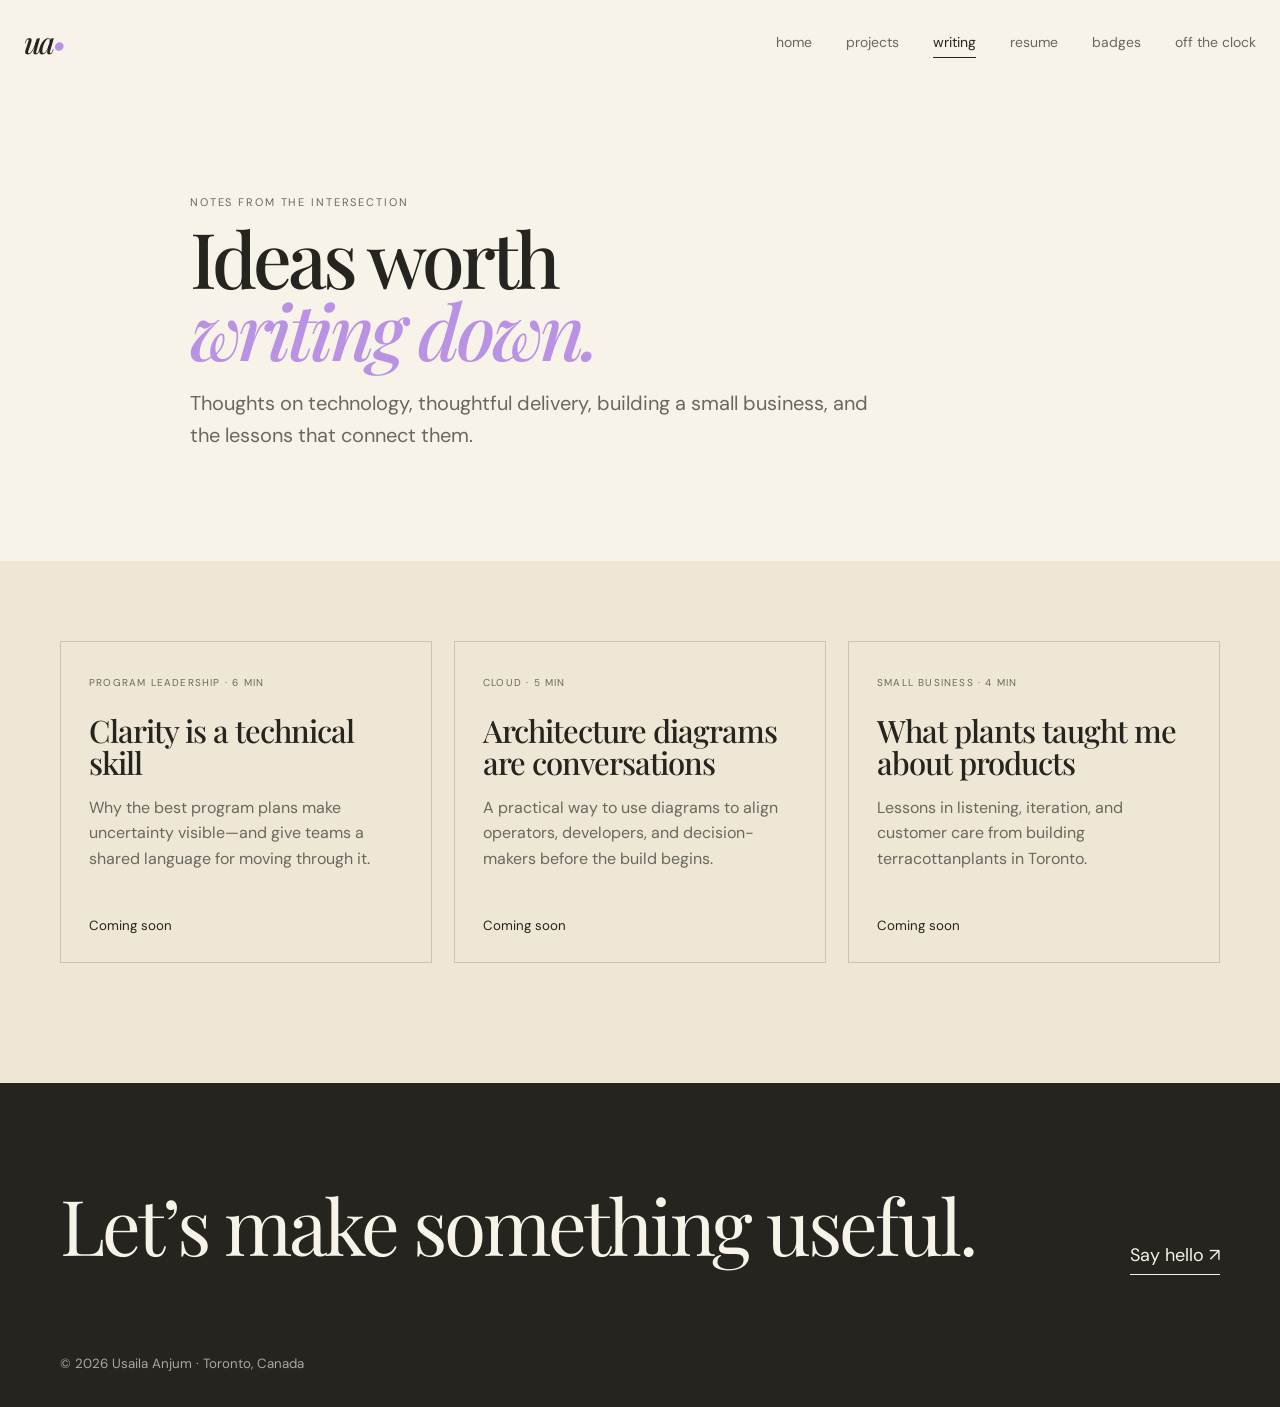
<file: writing.html>
<!doctype html>
<html lang="en">
<head>
  <meta charset="utf-8"><meta name="viewport" content="width=device-width, initial-scale=1">
  <meta name="description" content="Writing by Usaila Anjum on technology, delivery, plants, and building useful things.">
  <title>Writing — Usaila Anjum</title><link rel="stylesheet" href="styles.css"><script src="script.js" defer></script>
</head>
<body>
  <header class="site-header"><a class="wordmark" href="index.html">ua<span>•</span></a><button class="menu-toggle" type="button" aria-expanded="false" aria-controls="main-nav"><span></span><span></span><span></span><b class="sr-only">Open menu</b></button><nav id="main-nav"><a href="index.html">home</a><a href="projects.html">projects</a><a class="active" href="writing.html">writing</a><a href="resume.html">resume</a><a href="badges.html">badges</a><a href="off-the-clock.html">off the clock</a></nav></header>
  <main class="subpage-main">
    <section class="page-hero wrap reveal"><p class="eyebrow">notes from the intersection</p><h1>Ideas worth<br><em>writing down.</em></h1><p>Thoughts on technology, thoughtful delivery, building a small business, and the lessons that connect them.</p></section>
    <section class="cream-band content-band"><div class="wrap content-grid reveal">
      <article class="story-card"><div><span class="tag">Program leadership · 6 min</span><h2>Clarity is a technical skill</h2><p>Why the best program plans make uncertainty visible—and give teams a shared language for moving through it.</p></div><small>Coming soon</small></article>
      <article class="story-card"><div><span class="tag">Cloud · 5 min</span><h2>Architecture diagrams are conversations</h2><p>A practical way to use diagrams to align operators, developers, and decision-makers before the build begins.</p></div><small>Coming soon</small></article>
      <article class="story-card"><div><span class="tag">Small business · 4 min</span><h2>What plants taught me about products</h2><p>Lessons in listening, iteration, and customer care from building terracottanplants in Toronto.</p></div><small>Coming soon</small></article>
    </div></section>
  </main>
  <footer><div class="wrap"><p>Let’s make something useful.</p><a href="mailto:usaanj@gmail.com">Say hello ↗</a><small>© <span data-year></span> Usaila Anjum · Toronto, Canada</small></div></footer>
</body></html>
</file>
<file: styles.css>
@import url('https://fonts.googleapis.com/css2?family=DM+Sans:wght@400;500;600;700&family=Playfair+Display:ital,wght@0,500;1,500&display=swap');

:root {
  --ink: #25241f;
  --muted: #69675f;
  --paper: #f7f3e9;
  --cream: #eee7d5;
  --lilac: #b992e4;
  --lilac-soft: #e8daf8;
  --green: #315c4d;
  --line: rgba(37,36,31,.18);
  --serif: "Playfair Display", Georgia, serif;
  --sans: "DM Sans", Arial, sans-serif;
}

* { box-sizing: border-box; }
html { scroll-behavior: smooth; }
body { margin: 0; background: var(--paper); color: var(--ink); font-family: var(--sans); -webkit-font-smoothing: antialiased; }
a { color: inherit; text-decoration: none; }
img { display: block; max-width: 100%; }
.wrap { width: min(1160px, calc(100% - 48px)); margin-inline: auto; }
.sr-only { position: absolute; width: 1px; height: 1px; overflow: hidden; clip: rect(0,0,0,0); }

.site-header { height: 84px; display: flex; align-items: center; justify-content: space-between; width: min(1240px, calc(100% - 48px)); margin: auto; position: relative; z-index: 20; }
.wordmark { font-family: var(--serif); font-size: 30px; font-style: italic; font-weight: 500; letter-spacing: -2px; }
.wordmark span { color: var(--lilac); }
nav { display: flex; gap: 34px; font-size: 14px; }
nav a { position: relative; color: var(--muted); }
nav a::after { content: ""; position: absolute; left: 0; right: 100%; bottom: -7px; height: 1px; background: var(--ink); transition: right .25s; }
nav a:hover::after, nav a.active::after { right: 0; }
nav a.active { color: var(--ink); }
.menu-toggle { display: none; }

.hero { min-height: calc(100vh - 84px); display: grid; grid-template-columns: minmax(280px,.75fr) minmax(0,1.25fr); align-items: center; gap: clamp(56px,8vw,120px); padding-block: 50px 100px; position: relative; }
.hero-kicker { margin: 0 0 34px; font-family: var(--serif); font-size: clamp(48px,6vw,88px); letter-spacing: -5px; line-height: .95; }
.hero-kicker span { display: block; color: var(--lilac); font-size: 45px; letter-spacing: 0; }
.portrait-wrap { position: relative; width: min(100%,390px); justify-self: center; }
.portrait-shape { overflow: hidden; border-radius: 120px 120px 16px 16px; aspect-ratio: .73; box-shadow: 18px 18px 0 var(--lilac-soft); }
.portrait-shape img { width: 100%; height: 100%; object-fit: cover; object-position: 49% center; }
.orbit-dot { position: absolute; width: 12px; height: 12px; border: 2px solid var(--ink); border-radius: 50%; background: var(--paper); }
.dot-one { top: 18%; left: -26px; }
.dot-two { bottom: 10%; right: -35px; background: var(--lilac); }
.hero-copy .eyebrow { text-transform: uppercase; font-size: 11px; letter-spacing: .19em; color: var(--muted); }
h1 { font-family: var(--serif); font-size: clamp(48px,6vw,84px); line-height: .94; letter-spacing: -4px; margin: 12px 0 26px; font-weight: 500; }
h1 em, h2 em { color: var(--lilac); font-weight: inherit; }
.intro { font-size: clamp(16px,1.35vw,20px); line-height: 1.6; color: #4c4a44; max-width: 650px; }
.pills { display: flex; flex-wrap: wrap; gap: 9px; margin-top: 28px; }
.pill, .year-pill { border: 1px solid var(--lilac); padding: 8px 14px; border-radius: 999px; font-size: 11px; text-transform: uppercase; letter-spacing: .09em; }
.scroll-cue { position: absolute; bottom: 28px; left: 50%; transform: translateX(-50%); display: inline-flex; align-items: center; white-space: nowrap; font-size: 11px; text-transform: uppercase; letter-spacing: .13em; color: var(--muted); }
.scroll-cue span { display: inline-grid; place-items: center; margin-left: 8px; width: 28px; height: 28px; border: 1px solid var(--line); border-radius: 50%; }

.section-space { padding-block: 120px; }
.section-number { margin: 0 0 20px; font-size: 11px; letter-spacing: .16em; text-transform: uppercase; color: var(--muted); }
h2 { margin: 0; font-family: var(--serif); font-size: clamp(43px,5vw,72px); line-height: 1.02; font-weight: 500; letter-spacing: -3px; }
.profile { border-top: 1px solid var(--line); }
.profile-card { max-width: 760px; margin: 70px auto 0; }
.profile-card > p { font-size: 24px; line-height: 1.5; margin: 0 0 50px; }
.contact-list { border-top: 1px solid var(--line); }
.contact-list a { display: flex; justify-content: space-between; padding: 19px 0; border-bottom: 1px solid var(--line); font-size: 14px; }
.contact-list span { color: var(--muted); }
.contact-list strong { font-weight: 500; transition: color .2s; }
.contact-list a:hover strong { color: #8c57c9; }
.cream-band { background: var(--cream); }
.education { border-top: 1px solid var(--line); }
.education-list { max-width: 900px; margin: 70px auto 0; border-top: 1px solid var(--line); }
.education-list article { display: flex; gap: 24px; align-items: center; justify-content: space-between; padding: 25px 0; border-bottom: 1px solid var(--line); }
.education-list h3 { margin: 0 0 7px; font-family: var(--serif); font-size: 22px; font-weight: 500; }
.education-list p { margin: 0; color: var(--muted); font-size: 13px; line-height: 1.5; }
.year-pill { flex: none; min-width: 64px; text-align: center; padding: 7px 12px; }
.recognition { border-top: 1px solid var(--line); }
.recognition .section-heading > p:last-child { max-width: 590px; }
.recognition-grid { display: grid; grid-template-columns: repeat(2,minmax(0,1fr)); gap: 22px; margin: 70px auto 0; max-width: 1000px; }
.recognition-card { display: flex; min-height: 320px; flex-direction: column; padding: 30px; border: 1px solid var(--line); background: rgba(255,255,255,.22); }
.recognition-card-top { display: flex; align-items: flex-start; justify-content: space-between; gap: 16px; }
.recognition-label { max-width: 270px; color: var(--ink); font-family: var(--serif); font-size: 22px; font-weight: 500; line-height: 1.2; letter-spacing: 0; }
.recognition-card h3 { margin: 52px 0 15px; font-family: var(--serif); font-size: clamp(27px,3vw,38px); font-weight: 700; line-height: 1.05; letter-spacing: -1px; }
.recognition-card p { margin: auto 0 0; color: var(--muted); font-size: 14px; line-height: 1.7; }
.section-heading.centered { max-width: 900px; margin-inline: auto; text-align: center; }
.experience { border-top: 1px solid var(--line); }
.experience .section-heading { max-width: 760px; }
.timeline { position: relative; display: grid; grid-template-columns: repeat(5,minmax(0,1fr)); gap: clamp(12px,2vw,30px); min-height: 520px; margin-top: 95px; }
.timeline::before { content: ""; position: absolute; top: 50%; left: 0; right: 0; height: 1px; background: var(--ink); }
.timeline article { position: relative; min-width: 0; }
.timeline article::before { content: ""; position: absolute; left: 50%; width: 1px; height: 47px; background: var(--ink); opacity: .7; }
.timeline article:nth-child(odd)::before { bottom: calc(50% + 11px); }
.timeline article:nth-child(even)::before { top: calc(50% + 11px); }
.timeline-dot { position: absolute; z-index: 2; top: 50%; left: 50%; width: 18px; height: 18px; border: 2px solid var(--ink); border-radius: 50%; background: var(--paper); transform: translate(-50%,-50%); }
.timeline article:nth-child(2) .timeline-dot, .timeline article:nth-child(4) .timeline-dot { width: 23px; height: 23px; background: var(--lilac); }
.timeline article:last-child .timeline-dot { width: 28px; height: 28px; background: var(--green); border-color: var(--green); box-shadow: 0 0 0 6px var(--paper), 0 0 0 7px var(--green); }
.timeline-content { position: absolute; left: 0; width: 100%; }
.timeline article:nth-child(odd) .timeline-content { top: 0; }
.timeline article:nth-child(even) .timeline-content { bottom: 0; }
.timeline time { display: inline-block; border: 1px solid var(--lilac); border-radius: 999px; padding: 6px 10px; font-size: 10px; letter-spacing: .08em; text-transform: uppercase; }
.timeline h3 { max-width: 210px; margin: 14px 0 6px; font-family: var(--serif); font-size: clamp(19px,2vw,24px); font-weight: 500; line-height: 1.2; overflow-wrap: break-word; }
.timeline p { max-width: 210px; color: var(--muted); margin: 0; font-size: 13px; line-height: 1.45; }
.text-link { display: inline-flex; gap: 30px; border-bottom: 1px solid var(--ink); padding-bottom: 6px; font-size: 14px; }
.text-link span { transition: transform .2s; }
.text-link:hover span { transform: translate(3px,-3px); }
.resume-link { margin-top: 70px; }
.home-projects { border-top: 1px solid var(--line); }
.home-projects-heading { display: grid; grid-template-columns: minmax(0,1fr) auto minmax(0,1fr); align-items: end; }
.home-projects-heading .section-heading { grid-column: 2; max-width: 660px; text-align: center; }
.home-projects-heading .text-link { grid-column: 3; justify-self: end; margin-bottom: 8px; }
.home-projects-tagline { max-width: 620px; margin: 28px auto 0; color: var(--muted); font-size: 16px; line-height: 1.6; text-align: center; }
.home-project-feature { display: grid; grid-template-columns: 180px 1fr auto; align-items: center; gap: 40px; min-height: 240px; margin-top: 56px; padding: 30px 40px; border: 1px solid var(--line); background: var(--cream); transition: border-color .25s, transform .25s; }
.home-project-feature:hover { transform: translateY(-3px); border-color: var(--green); }
.home-project-feature:focus-visible, .project-link:focus-visible { outline: 2px solid var(--lilac); outline-offset: 4px; }
.home-project-mark { position: relative; display: flex; width: 150px; height: 150px; align-items: center; justify-content: center; border-radius: 24px; background: var(--green); color: var(--paper); font-family: var(--serif); font-size: 100px; font-style: italic; line-height: 1; }
.home-project-mark span { position: absolute; right: 30px; bottom: 22px; color: var(--lilac); }
.home-project-copy { display: flex; flex-direction: column; gap: 9px; }
.home-project-copy small { color: var(--muted); font-size: 10px; letter-spacing: .13em; text-transform: uppercase; }
.home-project-copy strong { font-family: var(--serif); font-size: clamp(34px,4vw,52px); font-weight: 500; letter-spacing: -2px; }
.home-project-copy > span { max-width: 580px; color: var(--muted); font-size: 15px; line-height: 1.6; }
.home-project-arrow { align-self: start; font-size: 24px; }
.projects-band { padding: 80px 0 130px; background: var(--cream); }
.projects-section-heading { display: flex; align-items: baseline; justify-content: space-between; gap: 24px; border-top: 1px solid var(--line); padding-top: 22px; }
.projects-section-heading .section-number { margin: 0; color: var(--ink); }
.projects-section-heading > span { color: var(--muted); font-size: 12px; }
.project-feature { display: grid; grid-template-columns: minmax(0,1fr) minmax(320px,.95fr); min-height: 500px; margin-top: 30px; overflow: hidden; background: var(--green); color: var(--paper); }
.project-feature-copy { display: flex; flex-direction: column; align-items: flex-start; padding: clamp(32px,5vw,65px); }
.project-meta { display: flex; flex-wrap: wrap; align-items: center; gap: 12px; font-size: 10px; letter-spacing: .12em; text-transform: uppercase; }
.project-meta > span:first-child { color: rgba(247,243,233,.7); }
.project-status { padding: 7px 10px; border: 1px solid rgba(247,243,233,.48); border-radius: 999px; }
.project-feature h2 { margin: auto 0 24px; font-size: clamp(52px,6vw,80px); letter-spacing: -4px; }
.project-title-dot { color: var(--lilac); }
.project-feature-copy > p { max-width: 560px; margin: 0 0 24px; color: rgba(247,243,233,.82); font-size: 17px; line-height: 1.7; }
.project-details { display: flex; flex-wrap: wrap; gap: 8px; }
.project-details span { padding: 8px 11px; border: 1px solid rgba(247,243,233,.32); border-radius: 999px; color: rgba(247,243,233,.8); font-size: 11px; }
.project-link { display: inline-flex; justify-content: space-between; gap: 34px; margin-top: 40px; padding-bottom: 8px; border-bottom: 1px solid var(--paper); font-size: 14px; }
.project-link span { transition: transform .2s; }
.project-link:hover span { transform: translate(3px,-3px); }
.project-preview { position: relative; display: grid; place-items: center; min-width: 0; padding: clamp(28px,4vw,60px); background: var(--lilac-soft); color: var(--ink); }
.project-preview::before, .project-preview::after { content: ""; position: absolute; width: 330px; height: 330px; border: 1px solid rgba(49,92,77,.15); border-radius: 50%; }
.project-preview::after { width: 470px; height: 470px; }
.preview-window { position: relative; z-index: 1; width: min(100%,420px); overflow: hidden; border: 1px solid rgba(49,92,77,.18); border-radius: 16px; background: #fbfaf5; box-shadow: 20px 22px 0 rgba(49,92,77,.12), 0 24px 50px rgba(37,36,31,.13); transform: rotate(-3deg); }
.preview-top { display: flex; justify-content: space-between; align-items: center; padding: 14px 18px; border-bottom: 1px solid var(--line); }
.preview-brand { color: var(--green); font-family: var(--serif); font-size: 23px; font-style: italic; font-weight: 500; line-height: 1; }
.preview-brand > span { color: var(--lilac); }
.preview-brand small { margin-left: 6px; color: var(--ink); font-family: var(--sans); font-size: 12px; font-style: normal; }
.preview-dots { color: #bcb6ad; font-size: 8px; letter-spacing: 3px; }
.preview-body { padding: 25px; }
.preview-caption { color: var(--muted); font-size: 9px; letter-spacing: .16em; }
.preview-balance { display: flex; justify-content: space-between; align-items: end; gap: 10px; margin: 18px 0 25px; }
.preview-balance span { font-size: 12px; }
.preview-balance strong { color: var(--green); font-family: var(--serif); font-size: 33px; font-weight: 500; }
.preview-chart { display: flex; align-items: end; gap: 9px; height: 100px; margin-bottom: 25px; }
.preview-chart span { flex: 1; height: 44%; border-radius: 5px 5px 0 0; background: #c9b0e6; }
.preview-chart span:nth-child(2) { height: 64%; }.preview-chart span:nth-child(3) { height: 49%; }.preview-chart span:nth-child(4) { height: 79%; }.preview-chart span:nth-child(5) { height: 68%; }.preview-chart span:nth-child(6) { height: 88%; }.preview-chart span:nth-child(7) { height: 73%; background: var(--green); }
.preview-row { display: flex; justify-content: space-between; align-items: center; padding: 13px 0; border-top: 1px solid var(--line); font-size: 11px; }
.preview-row i { width: 52px; height: 7px; border-radius: 9px; background: var(--lilac-soft); }
.preview-note { position: absolute; z-index: 1; bottom: 16px; right: 22px; color: var(--muted); font-size: 10px; letter-spacing: .09em; text-transform: uppercase; }
.projects-next-heading { margin-top: 110px; }
.project-grid { display: grid; grid-template-columns: repeat(3,minmax(0,1fr)); gap: 18px; margin-top: 30px; }
.project-placeholder { display: flex; flex-direction: column; min-height: 330px; padding: 28px; border: 1px solid var(--line); background: rgba(247,243,233,.5); }
.placeholder-index { color: var(--muted); font-size: 10px; letter-spacing: .15em; }
.placeholder-glyph { display: grid; width: 76px; height: 76px; margin: 40px 0 24px; place-items: center; border: 1px solid var(--lilac); border-radius: 50%; color: var(--green); font-family: var(--serif); font-size: 43px; line-height: 1; }
.project-placeholder h3 { margin: 0 0 9px; font-family: var(--serif); font-size: 28px; font-weight: 500; letter-spacing: -.8px; }
.project-placeholder p { margin: 0 0 25px; color: var(--muted); font-size: 13px; line-height: 1.6; }
.placeholder-status { width: fit-content; margin-top: auto; padding: 7px 11px; border: 1px solid var(--line); border-radius: 999px; color: var(--muted); font-size: 9px; letter-spacing: .12em; text-transform: uppercase; }
.interests { background: var(--green); color: var(--paper); }
.centered > p:last-child { color: rgba(247,243,233,.65); margin: 22px auto 0; }
.interest-grid { display: grid; grid-template-columns: repeat(4,1fr); margin-top: 70px; border: 1px solid rgba(247,243,233,.25); }
.interest-grid a { display: flex; min-height: 240px; padding: 30px; flex-direction: column; align-items: center; justify-content: center; border-right: 1px solid rgba(247,243,233,.25); transition: background .25s, color .25s; }
.interest-grid a:last-child { border: 0; }
.interest-grid a:hover { background: var(--lilac-soft); color: var(--ink); }
.icon { width: 72px; height: 72px; margin-bottom: 24px; }
.icon svg { fill: none; stroke: currentColor; stroke-width: 1.8; stroke-linecap: round; stroke-linejoin: round; }
.interest-grid strong { font-family: var(--serif); font-weight: 500; font-size: 21px; }
.interest-grid small { margin-top: 6px; opacity: .65; text-transform: uppercase; letter-spacing: .12em; font-size: 9px; }
footer { background: var(--ink); color: var(--paper); padding: 90px 0 35px; }
footer .wrap { display: grid; grid-template-columns: 1fr auto; align-items: end; }
footer p { font-family: var(--serif); font-size: clamp(40px,6vw,78px); margin: 0; letter-spacing: -3px; }
footer a { font-size: 18px; border-bottom: 1px solid currentColor; padding-bottom: 7px; }
footer small { grid-column: 1 / -1; margin-top: 80px; color: #aaa79e; }

.page-hero { padding: 100px 0 90px; max-width: 900px; }
.page-hero .eyebrow { text-transform: uppercase; letter-spacing: .17em; font-size: 11px; color: var(--muted); }
.page-hero h1 { margin-bottom: 22px; }
.page-hero > p:last-child { font-size: 20px; line-height: 1.6; max-width: 700px; color: var(--muted); }
.subpage-main { min-height: 75vh; }
.content-band { padding-block: 80px 120px; }
.badge-band { padding-block: 80px 120px; background: var(--cream); }
.badge-section-heading { display: flex; align-items: end; justify-content: space-between; gap: 50px; padding-top: 28px; border-top: 1px solid var(--line); }
.badge-section-copy { max-width: 420px; }
.badge-section-copy > p { margin: 0 0 22px; color: var(--muted); font-size: 16px; line-height: 1.7; }
.badge-profile-link { color: var(--ink); }
.badge-grid { display: grid; grid-template-columns: repeat(4,minmax(0,1fr)); gap: 18px; margin-top: 60px; }
.badge-card { position: relative; display: flex; min-height: 365px; flex-direction: column; overflow: hidden; padding: 22px; border: 1px solid var(--line); border-radius: 14px; background: var(--paper); transition: transform .25s ease, box-shadow .25s ease, border-color .25s ease; }
.badge-card::after { content: ""; position: absolute; width: 190px; height: 190px; right: -70px; bottom: -85px; border: 1px solid currentColor; border-radius: 50%; opacity: .11; box-shadow: 0 0 0 22px transparent, 0 0 0 23px currentColor, 0 0 0 46px transparent, 0 0 0 47px currentColor; pointer-events: none; }
.badge-card:hover { transform: translateY(-4px); border-color: currentColor; box-shadow: 0 18px 42px rgba(37,36,31,.1); }
.badge-card:focus-visible { outline: 2px solid var(--lilac); outline-offset: 4px; }
.badge-microsoft { color: #426da9; }
.badge-aws { color: #a86116; }
.badge-google { color: #4d6c9e; }
.badge-card > * { position: relative; z-index: 1; }
.badge-card-top { display: contents; }
.badge-card time { order: 4; align-self: flex-start; margin-top: auto; color: var(--muted); font-size: 10px; letter-spacing: .1em; text-transform: uppercase; }
.badge-card time.expired { color: #d62b2b; }
.badge-image { order: 0; align-self: center; width: 112px; height: 112px; object-fit: contain; filter: drop-shadow(0 8px 14px rgba(37,36,31,.09)); }
.badge-provider { order: 1; margin: 24px 0 0; color: var(--muted); font-size: 9px; line-height: 1.4; letter-spacing: .12em; text-transform: uppercase; }
.badge-card h3 { order: 2; margin: 9px 0 16px; color: var(--ink); font-family: var(--serif); font-size: clamp(20px,1.8vw,25px); font-weight: 600; line-height: 1.12; letter-spacing: -.7px; }
.badge-description { display: none; }
.badge-status { order: 5; align-self: flex-start; margin-top: 12px; padding: 6px 9px; border: 1px solid currentColor; border-radius: 999px; color: inherit; font-size: 8px; letter-spacing: .12em; text-transform: uppercase; }
.content-grid { display: grid; grid-template-columns: repeat(3,1fr); gap: 22px; }
.story-card { border: 1px solid var(--line); padding: 28px; min-height: 260px; display: flex; flex-direction: column; justify-content: space-between; }
.story-card .tag { font-size: 10px; text-transform: uppercase; letter-spacing: .12em; color: var(--muted); }
.story-card h2 { font-size: 31px; letter-spacing: -1px; margin: 24px 0 12px; }
.story-card p { color: var(--muted); line-height: 1.6; }
.story-card small { margin-top: 30px; }
.resume-sheet { background: #fffdf8; padding: clamp(28px,6vw,80px); margin-bottom: 120px; box-shadow: 0 20px 70px rgba(37,36,31,.08); }
.resume-top { display: flex; justify-content: space-between; gap: 30px; border-bottom: 1px solid var(--line); padding-bottom: 32px; }
.resume-top h2 { font-size: 45px; letter-spacing: -2px; }
.resume-top p { margin: 7px 0 0; color: var(--muted); }
.resume-top .resume-contact { text-align: right; font-size: 13px; line-height: 1.8; }
.resume-section { display: grid; grid-template-columns: 180px 1fr; gap: 40px; padding: 42px 0; border-bottom: 1px solid var(--line); }
.resume-section > h3 { margin: 0; font-size: 11px; text-transform: uppercase; letter-spacing: .15em; color: var(--muted); }
.resume-item + .resume-item { margin-top: 35px; }
.resume-item-head { display: flex; justify-content: space-between; gap: 20px; }
.resume-item h4 { font-family: var(--serif); font-size: 23px; font-weight: 500; margin: 0 0 5px; }
.resume-item h5 { font-size: 14px; margin: 0; }
.resume-item time { font-size: 11px; border: 1px solid var(--lilac); height: fit-content; padding: 6px 10px; border-radius: 999px; white-space: nowrap; }
.resume-item ul { padding-left: 18px; color: var(--muted); line-height: 1.65; font-size: 14px; }
.resume-subroles { margin-top: 32px; border-top: 1px solid var(--line); }
.resume-subrole { padding: 28px 0; border-bottom: 1px solid var(--line); }
.resume-subrole:last-child { padding-bottom: 0; border-bottom: 0; }
.resume-subrole h6 { margin: 0; font-family: var(--serif); font-size: 20px; font-weight: 500; line-height: 1.25; }
.subrole-head p { margin: 6px 0 0; color: var(--muted); font-size: 11px; letter-spacing: .04em; line-height: 1.5; }
.resume-subrole ul { margin-block: 16px 20px; }
.role-tools { display: grid; grid-template-columns: 132px 1fr; gap: 14px; align-items: start; margin-top: 20px; padding: 14px; border-radius: 6px; background: var(--cream); }
.role-tools > strong { padding-top: 6px; color: var(--muted); font-size: 9px; line-height: 1.4; letter-spacing: .12em; text-transform: uppercase; }
.tool-pills { display: flex; flex-wrap: wrap; gap: 7px; }
.tool-pills span { padding: 6px 9px; border: 1px solid var(--lilac); border-radius: 999px; background: var(--paper); font-size: 10px; line-height: 1.2; }
.leadership-section { background: linear-gradient(90deg, transparent, rgba(185,146,228,.08), transparent); }
.skill-cloud { display: flex; flex-wrap: wrap; gap: 8px; }
.skill-cloud span { padding: 8px 11px; background: var(--cream); border-radius: 4px; font-size: 12px; }
.hobby-section { padding: 90px 0; border-top: 1px solid var(--line); }
.hobby-section .hobby-inner { display: grid; grid-template-columns: .8fr 1.2fr; gap: 9vw; }
.hobby-number { font-family: var(--serif); font-size: 90px; color: var(--lilac); line-height: 1; }
.hobby-section h2 { font-size: 50px; }
.hobby-section p { color: var(--muted); line-height: 1.75; font-size: 17px; }
.hobby-links { display: flex; flex-wrap: wrap; align-items: flex-start; gap: 24px 34px; }
.gallery-cat { --gallery-soft: #e8daf8; --gallery-deep: #cdb0ea; --gallery-ink: #51386e; }
.gallery-plants { --gallery-soft: #dfe9de; --gallery-deep: #9fbea9; --gallery-ink: #284b3f; }
.gallery-photography { --gallery-soft: #eee1cb; --gallery-deep: #cfb68d; --gallery-ink: #5a4730; }
.gallery-shell { padding-bottom: 120px; }
.gallery-intro { display: flex; align-items: end; justify-content: space-between; gap: 30px; padding-top: 28px; margin-bottom: 42px; border-top: 1px solid var(--line); }
.gallery-intro p { margin: 0; color: var(--muted); line-height: 1.6; }
.gallery-intro .section-number { color: var(--ink); }
.art-carousel { min-width: 0; }
.art-carousel-track {
  display: flex;
  align-items: center;
  gap: clamp(16px,2.6vw,38px);
  height: clamp(360px,49vw,590px);
  padding: 34px clamp(8px,3vw,38px);
  overflow-x: auto;
  overscroll-behavior-x: contain;
  scroll-snap-type: x proximity;
  scrollbar-width: none;
  cursor: grab;
  user-select: none;
}
.art-carousel-track::-webkit-scrollbar { display: none; }
.art-carousel-track.dragging { cursor: grabbing; scroll-snap-type: none; }
.art-frame {
  --frame-offset: 0;
  flex: 0 0 auto;
  height: 54%;
  overflow: hidden;
  background: var(--gallery-soft);
  box-shadow: 0 18px 45px rgba(37,36,31,.1);
  scroll-snap-align: center;
  transform: translateY(var(--frame-offset));
}
.art-frame img {
  display: block;
  width: auto;
  height: 100%;
  max-width: min(56vw,660px);
  object-fit: cover;
  pointer-events: none;
}
.art-frame.size-small { height: 34%; }
.art-frame.size-medium { height: 51%; }
.art-frame.size-large { height: 74%; }
.art-frame.size-wide { width: clamp(310px,39vw,550px); height: 48%; }
.art-frame.size-wide img { width: 100%; }
.art-frame.offset-high { --frame-offset: -8%; }
.art-frame.offset-low { --frame-offset: 8%; }
.carousel-controls {
  display: flex;
  align-items: center;
  justify-content: space-between;
  gap: 20px;
  padding-top: 16px;
  border-top: 1px solid var(--line);
}
.carousel-position { color: var(--muted); font-size: 10px; letter-spacing: .15em; text-transform: uppercase; }
.carousel-buttons { display: flex; gap: 8px; }
.carousel-buttons button {
  display: grid;
  width: 42px;
  height: 42px;
  padding: 0;
  place-items: center;
  border: 1px solid var(--gallery-deep);
  border-radius: 50%;
  background: transparent;
  color: var(--gallery-ink);
  cursor: pointer;
  font: inherit;
  transition: color .2s ease, background .2s ease, opacity .2s ease;
}
.carousel-buttons button:hover:not(:disabled) { color: var(--paper); background: var(--gallery-ink); }
.carousel-buttons button:disabled { cursor: default; opacity: .28; }
.travel-year + .travel-year { margin-top: 120px; }
.travel-year-heading { display: flex; justify-content: space-between; align-items: baseline; padding-bottom: 22px; border-bottom: 1px solid var(--line); }
.travel-year-heading h2 { font-size: clamp(58px,8vw,110px); color: var(--lilac); }
.travel-year-heading span { font-size: 11px; letter-spacing: .15em; text-transform: uppercase; color: var(--muted); }
.travel-location { padding: 55px 0; border-bottom: 1px solid var(--line); }
.location-meta { display: flex; align-items: baseline; justify-content: space-between; gap: 24px; margin-bottom: 4px; }
.location-meta h3 { margin: 0; font-family: var(--serif); font-size: 28px; font-weight: 500; }
.location-meta p { margin: 0; font-size: 10px; letter-spacing: .12em; text-transform: uppercase; color: var(--muted); }
.carousel-location .art-carousel-track { height: clamp(330px,44vw,530px); }
.music-hero { position: relative; }
.sound-wave { display: flex; align-items: center; gap: 5px; width: fit-content; height: 42px; margin-top: 34px; }
.sound-wave span { width: 3px; height: 12px; border-radius: 3px; background: var(--lilac); animation: sound-wave 1.25s ease-in-out infinite alternate; }
.sound-wave span:nth-child(2), .sound-wave span:nth-child(8) { height: 23px; animation-delay: -.6s; }
.sound-wave span:nth-child(3), .sound-wave span:nth-child(7) { height: 34px; animation-delay: -.25s; }
.sound-wave span:nth-child(4), .sound-wave span:nth-child(6) { height: 19px; animation-delay: -.85s; }
.sound-wave span:nth-child(5) { height: 40px; animation-delay: -.45s; }
@keyframes sound-wave { to { transform: scaleY(.45); opacity: .55; } }
.listening-room { padding-bottom: 120px; }
.music-section-heading { max-width: 760px; margin-bottom: 50px; }
.music-section-heading h2 { font-size: clamp(42px,5vw,68px); }
.music-feature-grid { display: grid; grid-template-columns: repeat(2,minmax(0,1fr)); gap: 24px; align-items: stretch; }
.music-panel { position: relative; padding: clamp(24px,3vw,40px); overflow: hidden; border: 1px solid var(--line); border-radius: 18px; }
.playlist-panel { background: var(--green); color: var(--paper); }
.playlist-panel:nth-child(2) { background: var(--lilac-soft); color: var(--ink); }
.playlist-panel::before { content: ""; position: absolute; width: 180px; height: 180px; top: -95px; right: -72px; border: 1px solid rgba(247,243,233,.2); border-radius: 50%; box-shadow: inset 0 0 0 24px rgba(247,243,233,.025), inset 0 0 0 48px rgba(247,243,233,.025); pointer-events: none; }
.playlist-panel:nth-child(2)::before { border-color: rgba(37,36,31,.13); box-shadow: inset 0 0 0 24px rgba(37,36,31,.02), inset 0 0 0 48px rgba(37,36,31,.02); }
.music-panel-top { display: flex; justify-content: space-between; gap: 20px; padding-bottom: 18px; border-bottom: 1px solid currentColor; font-size: 9px; letter-spacing: .15em; text-transform: uppercase; opacity: .68; }
.music-panel h3 { margin: 30px 0 9px; font-family: var(--serif); font-size: clamp(32px,4vw,50px); font-weight: 500; letter-spacing: -1.5px; }
.music-panel > p { min-height: 48px; margin: 0 0 26px; color: var(--muted); font-size: 14px; line-height: 1.6; }
.playlist-panel:first-child > p { color: rgba(247,243,233,.72); }
.spotify-player { position: relative; z-index: 1; display: block; border: 0; border-radius: 12px; background: #121212; box-shadow: 0 0 0 8px rgba(255,255,255,.1), 0 18px 45px rgba(20,20,18,.16); }
.playlist-panel:nth-child(2) .spotify-player { box-shadow: 0 0 0 8px rgba(255,255,255,.28), 0 18px 45px rgba(37,36,31,.12); }
.reveal { opacity: 0; transform: translateY(16px); transition: opacity .7s ease, transform .7s ease; }
.reveal.visible { opacity: 1; transform: none; }

@media (max-width: 1050px) {
  .timeline { grid-template-columns: 1fr; gap: 0; min-height: 0; margin-top: 60px; }
  .timeline::before { top: 20px; right: auto; bottom: 40px; left: 15px; width: 1px; height: auto; }
  .timeline article { min-height: 132px; padding: 0 0 34px 58px; }
  .timeline article::before, .timeline article:nth-child(odd)::before, .timeline article:nth-child(even)::before { top: 20px; bottom: auto; left: 15px; width: 30px; height: 1px; }
  .timeline-dot { top: 20px; left: 15px; }
  .timeline-content, .timeline article:nth-child(odd) .timeline-content, .timeline article:nth-child(even) .timeline-content { position: static; width: auto; }
  .timeline h3, .timeline p { max-width: none; }
}

@media (max-width: 850px) {
  .home-projects-heading { grid-template-columns: 1fr; justify-items: center; gap: 24px; }
  .home-projects-heading .section-heading, .home-projects-heading .text-link { grid-column: 1; }
  .home-projects-heading .text-link { justify-self: center; margin-bottom: 0; }
  .site-header { height: 70px; }
  .menu-toggle { display: grid; gap: 4px; background: none; border: 0; padding: 8px; }
  .menu-toggle span { width: 23px; height: 1px; background: var(--ink); transition: .2s; }
  nav { display: none; position: absolute; top: 62px; left: 0; right: 0; padding: 25px; background: var(--paper); border: 1px solid var(--line); flex-direction: column; gap: 22px; }
  nav.open { display: flex; }
  .hero { grid-template-columns: minmax(240px,.85fr) minmax(0,1.15fr); min-height: auto; gap: 50px; padding: 50px 0 100px; }
  .hero-kicker { margin-bottom: 28px; font-size: 65px; }
  .hero-copy h1 { font-size: 55px; }
  .badge-grid { grid-template-columns: repeat(2,minmax(0,1fr)); }
  .interest-grid { grid-template-columns: repeat(2,1fr); }
  .interest-grid a:nth-child(2) { border-right: 0; }
  .interest-grid a:nth-child(-n+2) { border-bottom: 1px solid rgba(247,243,233,.25); }
  .content-grid { grid-template-columns: 1fr; }
  .resume-section { grid-template-columns: 1fr; gap: 20px; }
  .music-feature-grid { grid-template-columns: 1fr; }
  .project-feature { grid-template-columns: 1fr; }
  .project-preview { min-height: 380px; }
  .project-grid { grid-template-columns: repeat(2,minmax(0,1fr)); }
}

@media (max-width: 560px) {
  .wrap, .site-header { width: min(100% - 30px, 1160px); }
  .hero { grid-template-columns: 1fr; gap: 34px; }
  .hero-kicker { font-size: 57px; letter-spacing: -4px; }
  .portrait-wrap { width: 72%; margin: auto; }
  .hero-copy h1 { font-size: 50px; letter-spacing: -3px; }
  .section-space { padding-block: 85px; }
  .home-projects-heading { gap: 18px; }
  .home-project-feature { grid-template-columns: 86px 1fr; gap: 18px; min-height: 0; margin-top: 35px; padding: 22px; }
  .home-project-mark { width: 80px; height: 80px; border-radius: 14px; font-size: 54px; }
  .home-project-mark span { right: 16px; bottom: 11px; }
  .home-project-copy strong { font-size: 31px; }
  .home-project-copy > span { font-size: 13px; }
  .home-project-arrow { display: none; }
  .projects-band { padding: 60px 0 85px; }
  .projects-section-heading { align-items: flex-start; flex-direction: column; gap: 9px; }
  .project-feature h2 { margin-top: 65px; font-size: 56px; }
  .project-feature-copy > p { font-size: 15px; }
  .project-preview { min-height: 320px; }
  .preview-window { max-width: 310px; }
  .preview-body { padding: 17px; }
  .preview-chart { height: 70px; }
  .projects-next-heading { margin-top: 80px; }
  .project-grid { grid-template-columns: 1fr; }
  .project-placeholder { min-height: 270px; }
  .placeholder-glyph { margin: 25px 0 18px; }
  h2 { font-size: 44px; }
  .profile-card > p { font-size: 20px; }
  .badge-band { padding-block: 60px 85px; }
  .badge-section-heading { display: block; }
  .badge-section-copy { margin-top: 28px; }
  .badge-grid { grid-template-columns: 1fr; margin-top: 50px; }
  .recognition-grid { grid-template-columns: 1fr; margin-top: 50px; }
  .contact-list a { display: block; }
  .contact-list strong { display: block; margin-top: 6px; }
  .education-list article { align-items: flex-start; }
  .interest-grid { grid-template-columns: 1fr; }
  .interest-grid a { border-right: 0; border-bottom: 1px solid rgba(247,243,233,.25); }
  footer .wrap { grid-template-columns: 1fr; gap: 30px; }
  footer small { grid-column: auto; margin-top: 40px; }
  .resume-sheet { padding: 25px 20px; }
  .resume-top { display: block; }
  .resume-top .resume-contact { text-align: left; margin-top: 20px; }
  .resume-item-head { display: block; }
  .resume-item time { display: inline-block; margin-top: 12px; }
  .role-tools { grid-template-columns: 1fr; }
  .role-tools > strong { padding-top: 0; }
  .hobby-section .hobby-inner { grid-template-columns: 1fr; gap: 20px; }
  .listening-room { padding-bottom: 85px; }
  .music-section-heading { margin-bottom: 34px; }
  .music-feature-grid { gap: 15px; }
  .hobby-links, .gallery-intro { align-items: flex-start; flex-direction: column; }
  .gallery-shell { padding-bottom: 85px; }
  .art-carousel-track { height: 340px; gap: 18px; padding: 22px 5px; }
  .art-frame img { max-width: 78vw; }
  .art-frame.size-small { height: 38%; }
  .art-frame.size-medium { height: 55%; }
  .art-frame.size-large { height: 78%; }
  .art-frame.size-wide { width: 78vw; height: 51%; }
  .carousel-controls { padding-top: 13px; }
  .carousel-buttons button { width: 38px; height: 38px; }
  .travel-year + .travel-year { margin-top: 85px; }
  .travel-year-heading { align-items: flex-start; flex-direction: column; gap: 8px; }
  .travel-location { padding: 40px 0; }
  .location-meta { align-items: flex-start; flex-direction: column; gap: 7px; }
  .carousel-location .art-carousel-track { height: 320px; }
}
</file>
